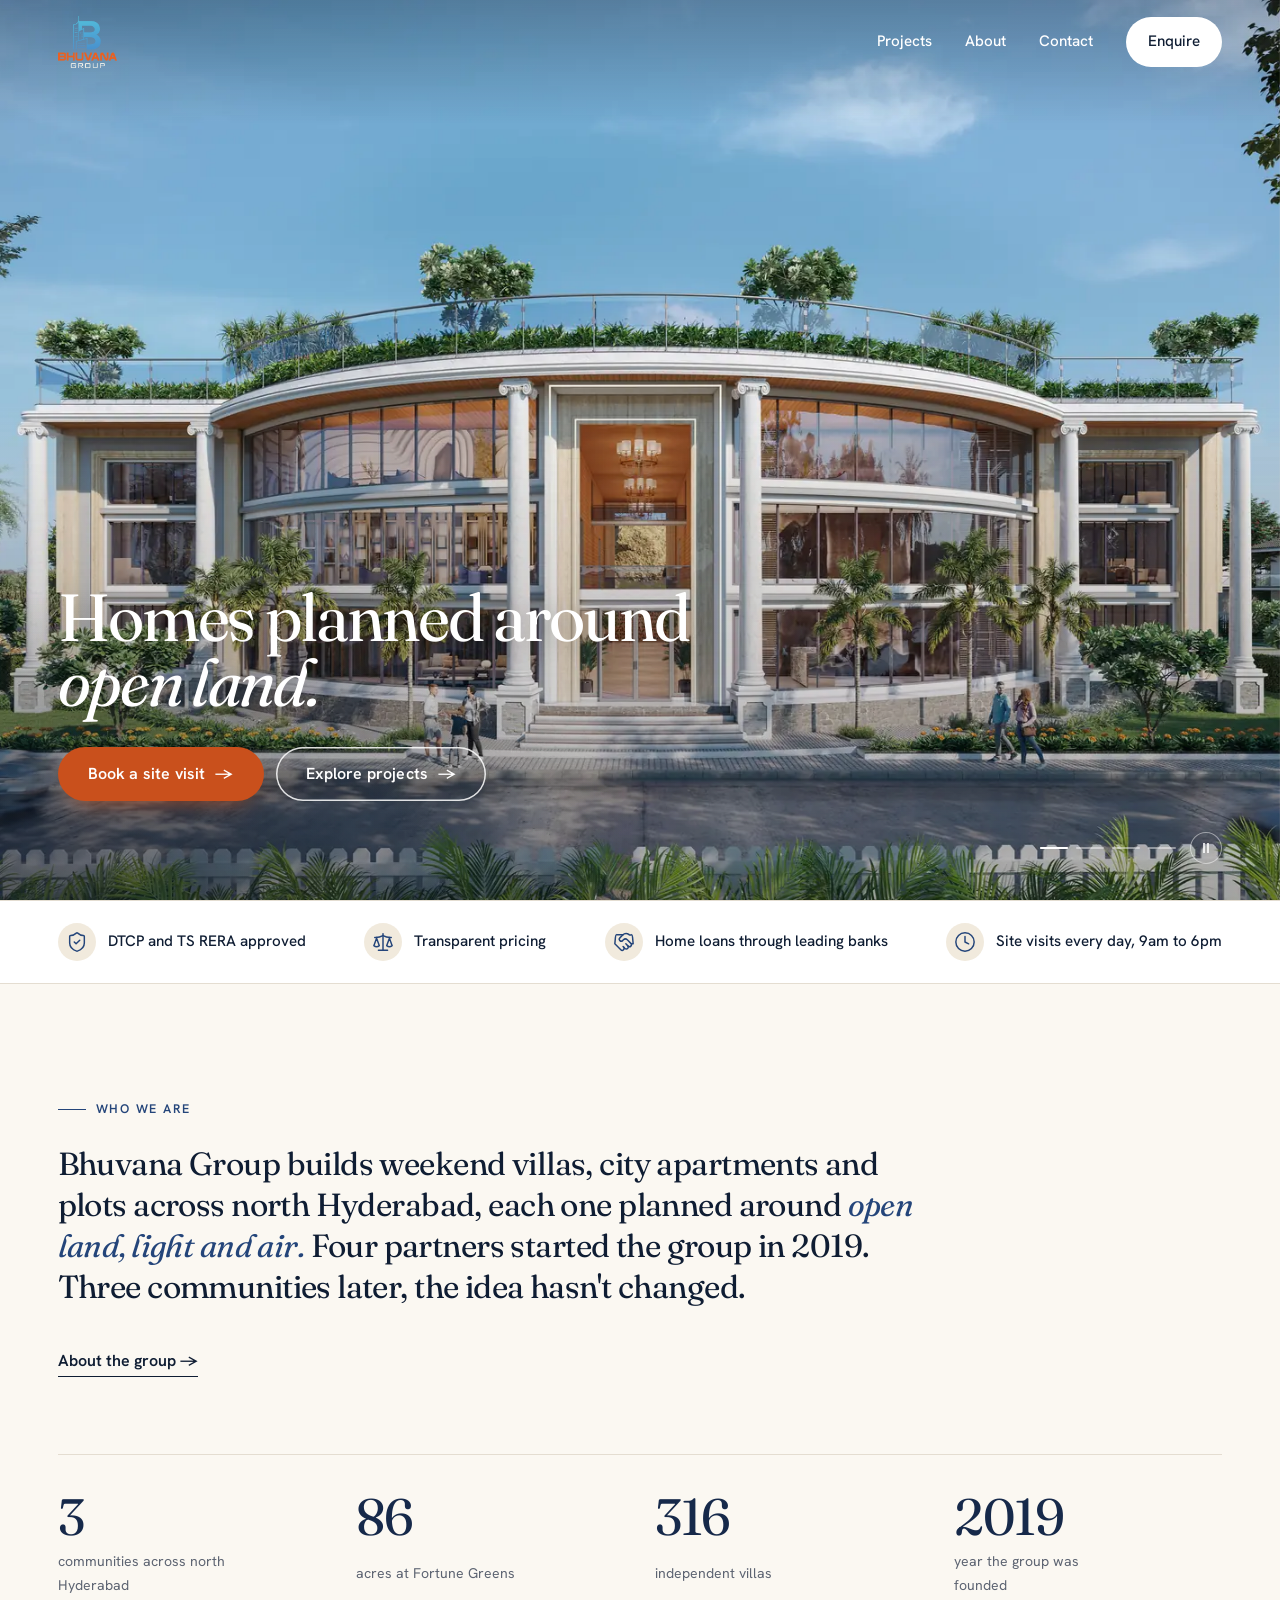
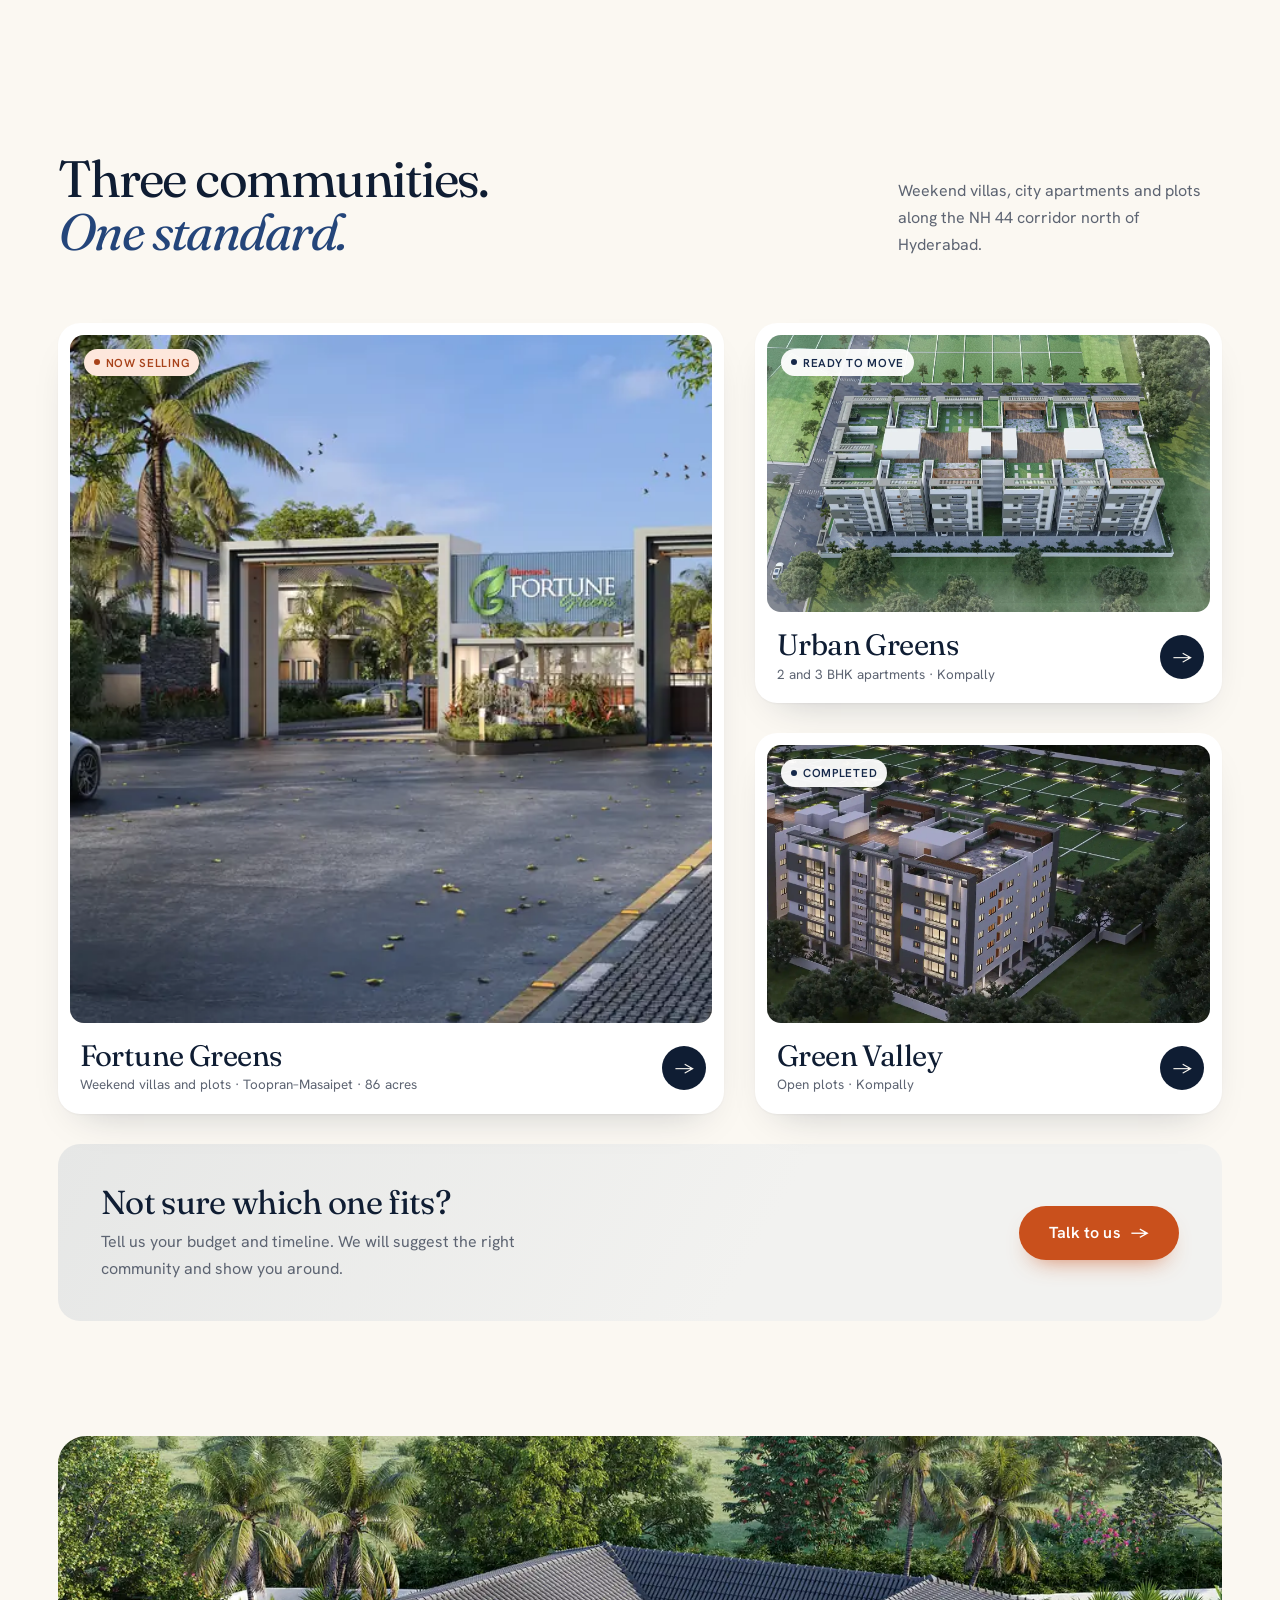
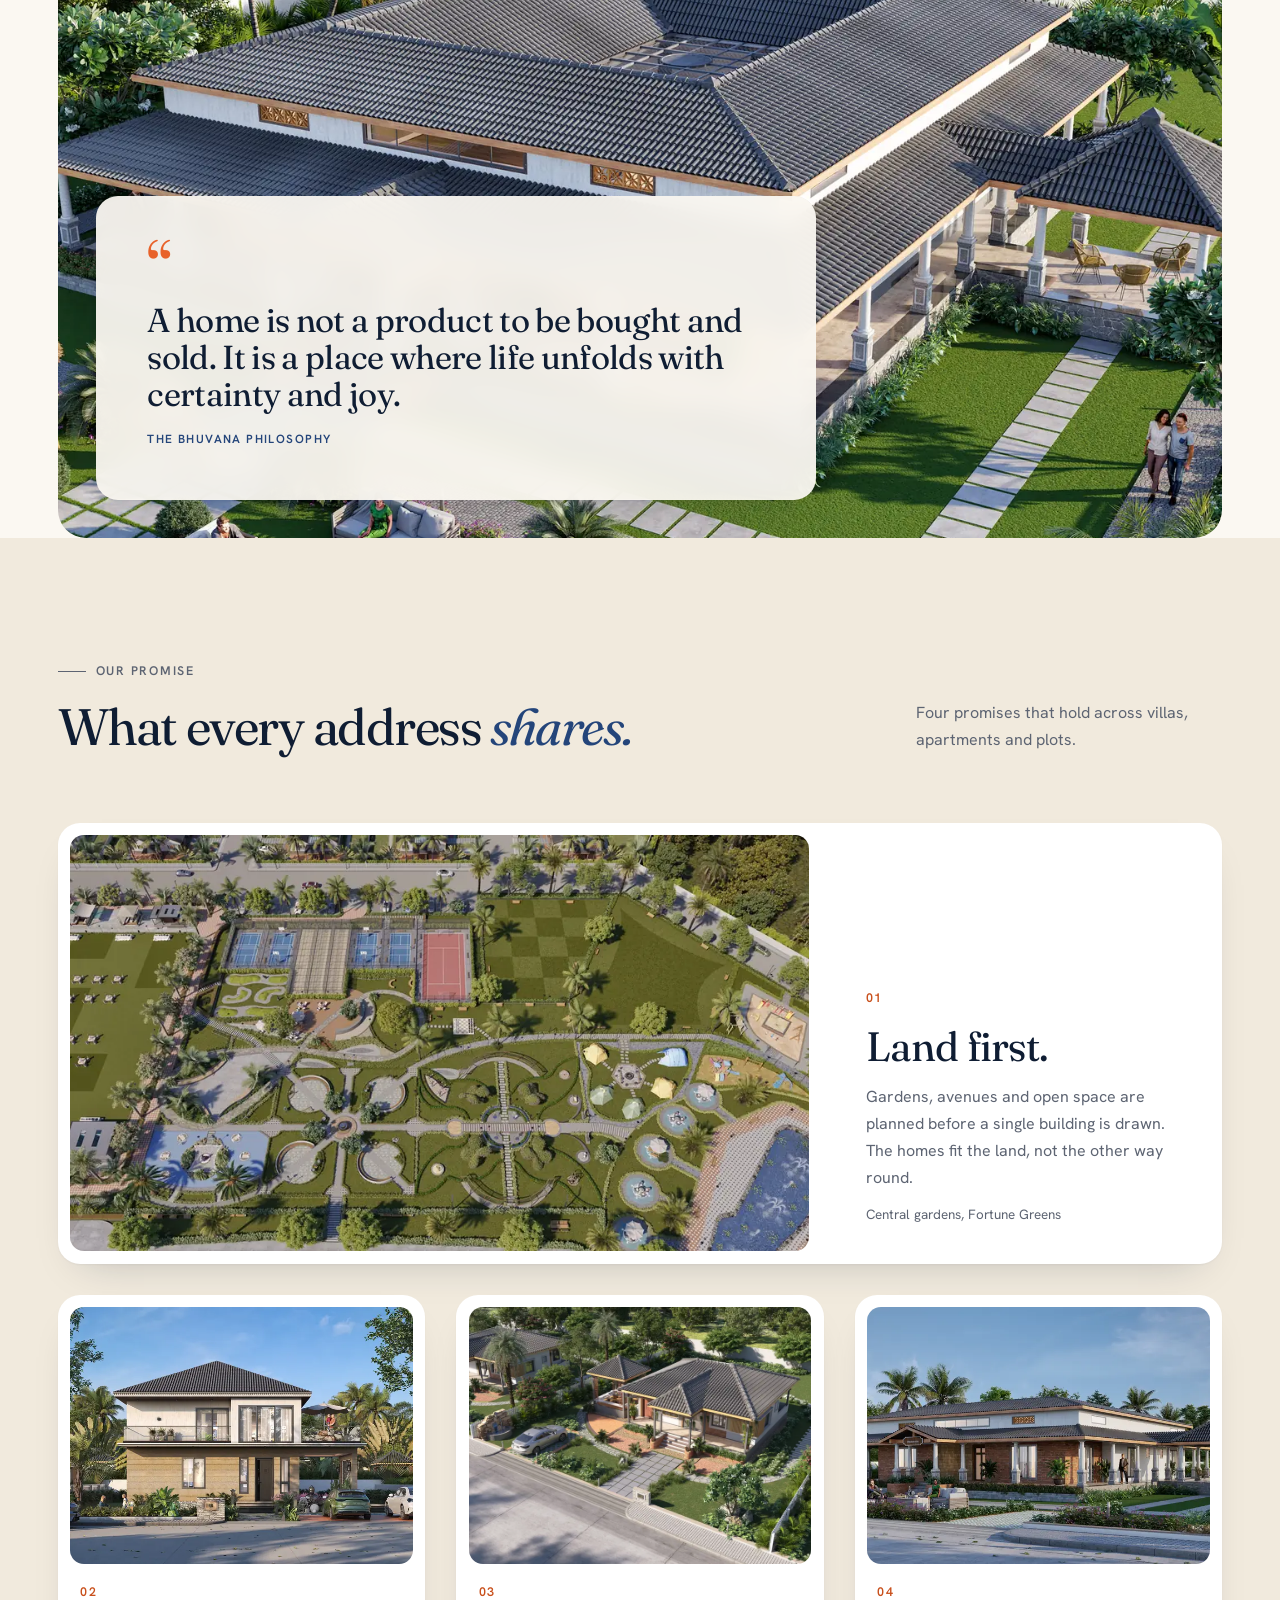
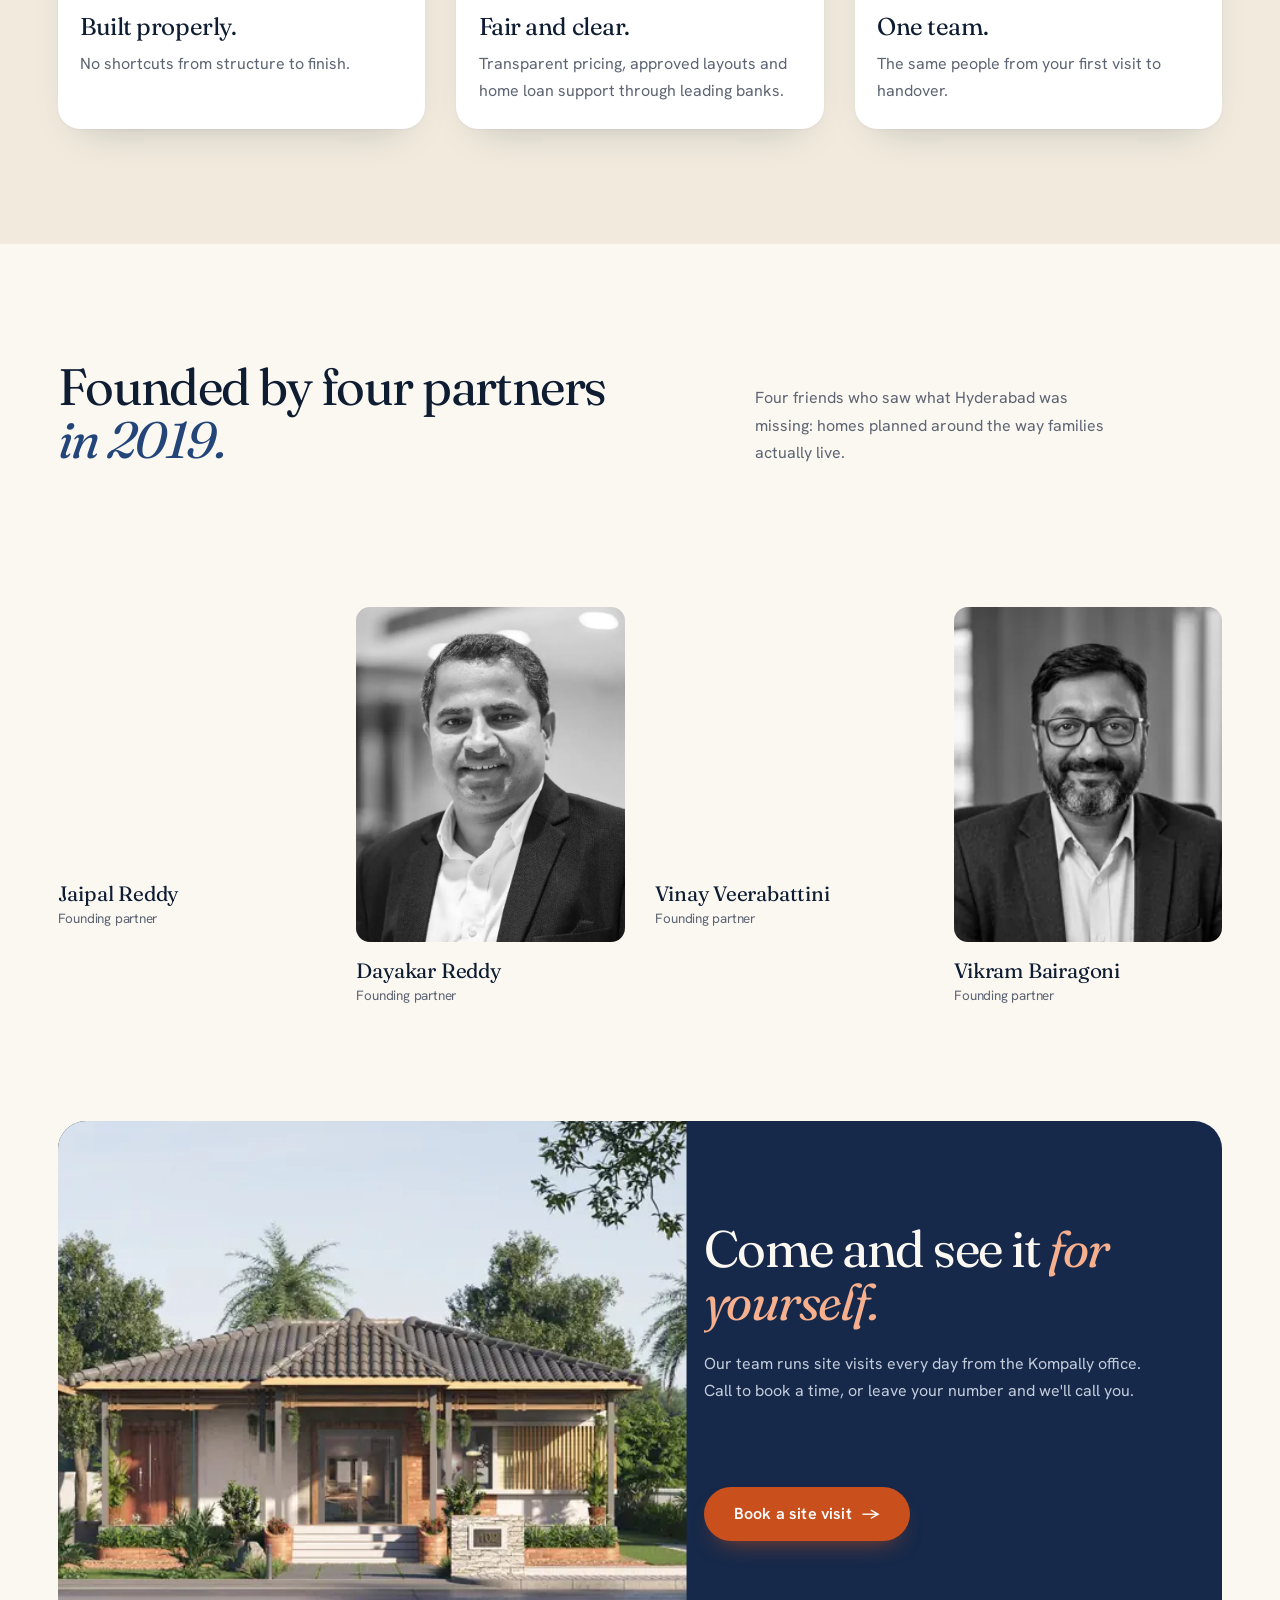
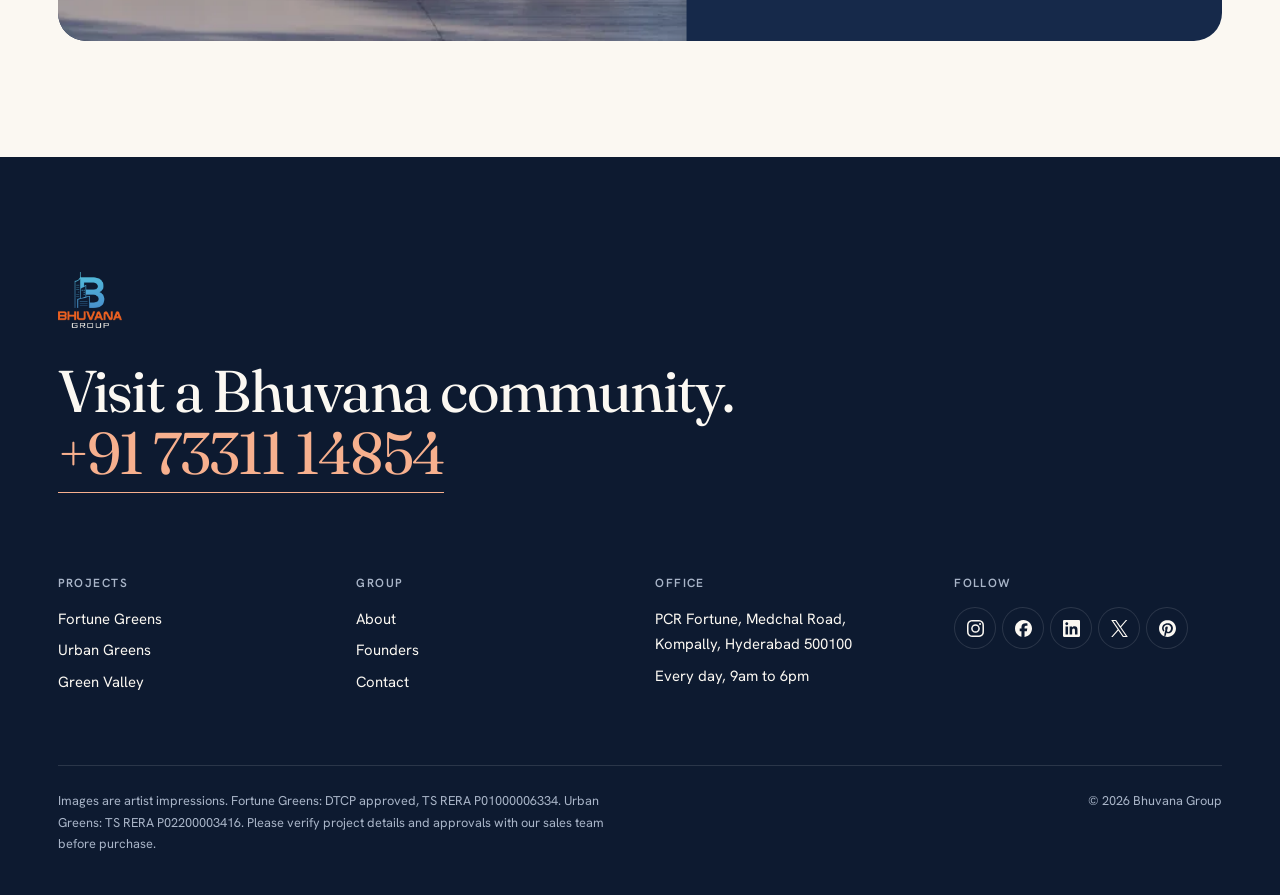
<file: bhuvana/index.html>
<!doctype html>
<html lang="en">
<head>
<meta charset="utf-8">
<meta name="viewport" content="width=device-width, initial-scale=1, viewport-fit=cover">
<title>Bhuvana Group | Villas, apartments and plots in Hyderabad</title>
<meta name="description" content="Bhuvana Group builds weekend villas, city apartments and plots across north Hyderabad: Fortune Greens, Urban Greens and Green Valley.">
<link rel="icon" href="favicon.ico" sizes="any">
<link rel="icon" href="icon-512.png" type="image/png">
<link rel="apple-touch-icon" href="apple-touch-icon.png">
<link rel="canonical" href="https://bhuvanagroup.com/">
<meta name="theme-color" content="#FBF8F2">
<meta property="og:type" content="website">
<meta property="og:title" content="Bhuvana Group | Villas, apartments and plots in Hyderabad">
<meta property="og:description" content="Bhuvana Group builds weekend villas, city apartments and plots across north Hyderabad: Fortune Greens, Urban Greens and Green Valley.">
<meta property="og:url" content="https://bhuvanagroup.com/">
<meta property="og:image" content="https://api.bhuvanagroup.com/uploads/contactusImg/1744460688095.png">
<script type="application/ld+json">{"@context":"https://schema.org","@type":"RealEstateAgent","name":"Bhuvana Group","url":"https://bhuvanagroup.com","telephone":"+91-7331114854","address":{"@type":"PostalAddress","streetAddress":"Plot No. 8-81, PCR Fortune, Near Anthem Villas, Laxmi Nagar Colony, Gundlapochampally, Medchal Road, Kompally","addressLocality":"Hyderabad","addressRegion":"Telangana","postalCode":"500100","addressCountry":"IN"},"openingHours":"Mo-Su 09:00-18:00","sameAs":["https://www.facebook.com/bhuvanagroup","https://www.instagram.com/bhuvanagroup","https://www.linkedin.com/company/bhuvanagroup","https://x.com/BhuvanaGroup","https://in.pinterest.com/Bhuvanagroup"]}</script>
<link rel="preconnect" href="https://fonts.googleapis.com">
<link rel="preconnect" href="https://fonts.gstatic.com" crossorigin>
<link href="https://fonts.googleapis.com/css2?family=Fraunces:ital,opsz,wght@0,9..144,300..500;1,9..144,300..500&family=Hanken+Grotesk:wght@400;500;600&display=swap" rel="stylesheet">
<script>document.documentElement.classList.add('js')</script>
<link rel="stylesheet" href="assets/site.css">
</head>
<body class="home">
<svg width="0" height="0" style="position:absolute" aria-hidden="true">
<symbol id="i-badge-check" viewBox="0 0 24 24"><path d="M3.85 8.62a4 4 0 0 1 4.78-4.77 4 4 0 0 1 6.74 0 4 4 0 0 1 4.78 4.78 4 4 0 0 1 0 6.74 4 4 0 0 1-4.77 4.78 4 4 0 0 1-6.75 0 4 4 0 0 1-4.78-4.77 4 4 0 0 1 0-6.76Z" /> <path d="m16 9-5.5 5.5L8 12" /></symbol>
<symbol id="i-scale" viewBox="0 0 24 24"><path d="M12 3v18" /> <path d="m19 8 3 8a5 5 0 0 1-6 0zV7" /> <path d="M3 7h1a17 17 0 0 0 8-2 17 17 0 0 0 8 2h1" /> <path d="m5 8 3 8a5 5 0 0 1-6 0zV7" /> <path d="M7 21h10" /></symbol>
<symbol id="i-map-pin" viewBox="0 0 24 24"><path d="M20 10c0 4.993-5.539 10.193-7.399 11.799a1 1 0 0 1-1.202 0C9.539 20.193 4 14.993 4 10a8 8 0 0 1 16 0" /> <circle cx="12" cy="10" r="3" /></symbol>
<symbol id="i-sprout" viewBox="0 0 24 24"><path d="M14 9.536V7a4 4 0 0 1 4-4h1.5a.5.5 0 0 1 .5.5V5a4 4 0 0 1-4 4 4 4 0 0 0-4 4c0 2 1 3 1 5a5 5 0 0 1-1 3" /> <path d="M4 9a5 5 0 0 1 8 4 5 5 0 0 1-8-4" /> <path d="M5 21h14" /></symbol>
<symbol id="i-handshake" viewBox="0 0 24 24"><path d="m11 17 2 2a1 1 0 1 0 3-3" /> <path d="m14 14 2.5 2.5a1 1 0 1 0 3-3l-3.88-3.88a3 3 0 0 0-4.24 0l-.88.88a1 1 0 1 1-3-3l2.81-2.81a5.79 5.79 0 0 1 7.06-.87l.47.28a2 2 0 0 0 1.42.25L21 4" /> <path d="m21 3 1 11h-2" /> <path d="M3 3 2 14l6.5 6.5a1 1 0 1 0 3-3" /> <path d="M3 4h8" /></symbol>
<symbol id="i-sofa" viewBox="0 0 24 24"><path d="M20 9V6a2 2 0 0 0-2-2H6a2 2 0 0 0-2 2v3" /> <path d="M2 16a2 2 0 0 0 2 2h16a2 2 0 0 0 2-2v-5a2 2 0 0 0-4 0v1.5a.5.5 0 0 1-.5.5h-11a.5.5 0 0 1-.5-.5V11a2 2 0 0 0-4 0z" /> <path d="M4 18v2" /> <path d="M20 18v2" /> <path d="M12 4v9" /></symbol>
<symbol id="i-trees" viewBox="0 0 24 24"><path d="M10 10v.2A3 3 0 0 1 8.9 16H5a3 3 0 0 1-1-5.8V10a3 3 0 0 1 6 0Z" /> <path d="M7 16v6" /> <path d="M13 19v3" /> <path d="M12 19h8.3a1 1 0 0 0 .7-1.7L18 14h.3a1 1 0 0 0 .7-1.7L16 9h.2a1 1 0 0 0 .8-1.7L13 3l-1.4 1.5" /></symbol>
<symbol id="i-shield-check" viewBox="0 0 24 24"><path d="M20 13c0 5-3.5 7.5-7.66 8.95a1 1 0 0 1-.67-.01C7.5 20.5 4 18 4 13V6a1 1 0 0 1 1-1c2 0 4.5-1.2 6.24-2.72a1.17 1.17 0 0 1 1.52 0C14.51 3.81 17 5 19 5a1 1 0 0 1 1 1z" /> <path d="m9 12 2 2 4-4" /></symbol>
<symbol id="i-toy-brick" viewBox="0 0 24 24"><rect width="18" height="12" x="3" y="8" rx="1" /> <path d="M10 8V5c0-.6-.4-1-1-1H6a1 1 0 0 0-1 1v3" /> <path d="M19 8V5c0-.6-.4-1-1-1h-3a1 1 0 0 0-1 1v3" /></symbol>
<symbol id="i-heart-pulse" viewBox="0 0 24 24"><path d="M2 9.5a5.5 5.5 0 0 1 9.591-3.676.56.56 0 0 0 .818 0A5.49 5.49 0 0 1 22 9.5c0 2.29-1.5 4-3 5.5l-5.492 5.313a2 2 0 0 1-3 .019L5 15c-1.5-1.5-3-3.2-3-5.5" /> <path d="M3.22 13H9.5l.5-1 2 4.5 2-7 1.5 3.5h5.27" /></symbol>
<symbol id="i-droplets" viewBox="0 0 24 24"><path d="M7 16.3c2.2 0 4-1.83 4-4.05 0-1.16-.57-2.26-1.71-3.19S7.29 6.75 7 5.3c-.29 1.45-1.14 2.84-2.29 3.76S3 11.1 3 12.25c0 2.22 1.8 4.05 4 4.05z" /> <path d="M12.56 6.6A10.97 10.97 0 0 0 14 3.02c.5 2.5 2 4.9 4 6.5s3 3.5 3 5.5a6.98 6.98 0 0 1-11.91 4.97" /></symbol>
<symbol id="i-phone" viewBox="0 0 24 24"><path d="M13.832 16.568a1 1 0 0 0 1.213-.303l.355-.465A2 2 0 0 1 17 15h3a2 2 0 0 1 2 2v3a2 2 0 0 1-2 2A18 18 0 0 1 2 4a2 2 0 0 1 2-2h3a2 2 0 0 1 2 2v3a2 2 0 0 1-.8 1.6l-.468.351a1 1 0 0 0-.292 1.233 14 14 0 0 0 6.392 6.384" /></symbol>
<symbol id="i-clock" viewBox="0 0 24 24"><circle cx="12" cy="12" r="10" /> <path d="M12 6v6l4 2" /></symbol>
<symbol id="b-instagram" viewBox="0 0 24 24"><path d="M7.0301.084c-1.2768.0602-2.1487.264-2.911.5634-.7888.3075-1.4575.72-2.1228 1.3877-.6652.6677-1.075 1.3368-1.3802 2.127-.2954.7638-.4956 1.6365-.552 2.914-.0564 1.2775-.0689 1.6882-.0626 4.947.0062 3.2586.0206 3.6671.0825 4.9473.061 1.2765.264 2.1482.5635 2.9107.308.7889.72 1.4573 1.388 2.1228.6679.6655 1.3365 1.0743 2.1285 1.38.7632.295 1.6361.4961 2.9134.552 1.2773.056 1.6884.069 4.9462.0627 3.2578-.0062 3.668-.0207 4.9478-.0814 1.28-.0607 2.147-.2652 2.9098-.5633.7889-.3086 1.4578-.72 2.1228-1.3881.665-.6682 1.0745-1.3378 1.3795-2.1284.2957-.7632.4966-1.636.552-2.9124.056-1.2809.0692-1.6898.063-4.948-.0063-3.2583-.021-3.6668-.0817-4.9465-.0607-1.2797-.264-2.1487-.5633-2.9117-.3084-.7889-.72-1.4568-1.3876-2.1228C21.2982 1.33 20.628.9208 19.8378.6165 19.074.321 18.2017.1197 16.9244.0645 15.6471.0093 15.236-.005 11.977.0014 8.718.0076 8.31.0215 7.0301.0839m.1402 21.6932c-1.17-.0509-1.8053-.2453-2.2287-.408-.5606-.216-.96-.4771-1.3819-.895-.422-.4178-.6811-.8186-.9-1.378-.1644-.4234-.3624-1.058-.4171-2.228-.0595-1.2645-.072-1.6442-.079-4.848-.007-3.2037.0053-3.583.0607-4.848.05-1.169.2456-1.805.408-2.2282.216-.5613.4762-.96.895-1.3816.4188-.4217.8184-.6814 1.3783-.9003.423-.1651 1.0575-.3614 2.227-.4171 1.2655-.06 1.6447-.072 4.848-.079 3.2033-.007 3.5835.005 4.8495.0608 1.169.0508 1.8053.2445 2.228.408.5608.216.96.4754 1.3816.895.4217.4194.6816.8176.9005 1.3787.1653.4217.3617 1.056.4169 2.2263.0602 1.2655.0739 1.645.0796 4.848.0058 3.203-.0055 3.5834-.061 4.848-.051 1.17-.245 1.8055-.408 2.2294-.216.5604-.4763.96-.8954 1.3814-.419.4215-.8181.6811-1.3783.9-.4224.1649-1.0577.3617-2.2262.4174-1.2656.0595-1.6448.072-4.8493.079-3.2045.007-3.5825-.006-4.848-.0608M16.953 5.5864A1.44 1.44 0 1 0 18.39 4.144a1.44 1.44 0 0 0-1.437 1.4424M5.8385 12.012c.0067 3.4032 2.7706 6.1557 6.173 6.1493 3.4026-.0065 6.157-2.7701 6.1506-6.1733-.0065-3.4032-2.771-6.1565-6.174-6.1498-3.403.0067-6.156 2.771-6.1496 6.1738M8 12.0077a4 4 0 1 1 4.008 3.9921A3.9996 3.9996 0 0 1 8 12.0077"/></symbol>
<symbol id="b-facebook" viewBox="0 0 24 24"><path d="M9.101 23.691v-7.98H6.627v-3.667h2.474v-1.58c0-4.085 1.848-5.978 5.858-5.978.401 0 .955.042 1.468.103a8.68 8.68 0 0 1 1.141.195v3.325a8.623 8.623 0 0 0-.653-.036 26.805 26.805 0 0 0-.733-.009c-.707 0-1.259.096-1.675.309a1.686 1.686 0 0 0-.679.622c-.258.42-.374.995-.374 1.752v1.297h3.919l-.386 2.103-.287 1.564h-3.246v8.245C19.396 23.238 24 18.179 24 12.044c0-6.627-5.373-12-12-12s-12 5.373-12 12c0 5.628 3.874 10.35 9.101 11.647Z"/></symbol>
<symbol id="b-x" viewBox="0 0 24 24"><path d="M14.234 10.162 22.977 0h-2.072l-7.591 8.824L7.251 0H.258l9.168 13.343L.258 24H2.33l8.016-9.318L16.749 24h6.993zm-2.837 3.299-.929-1.329L3.076 1.56h3.182l5.965 8.532.929 1.329 7.754 11.09h-3.182z"/></symbol>
<symbol id="b-pinterest" viewBox="0 0 24 24"><path d="M12.017 0C5.396 0 .029 5.367.029 11.987c0 5.079 3.158 9.417 7.618 11.162-.105-.949-.199-2.403.041-3.439.219-.937 1.406-5.957 1.406-5.957s-.359-.72-.359-1.781c0-1.663.967-2.911 2.168-2.911 1.024 0 1.518.769 1.518 1.688 0 1.029-.653 2.567-.992 3.992-.285 1.193.6 2.165 1.775 2.165 2.128 0 3.768-2.245 3.768-5.487 0-2.861-2.063-4.869-5.008-4.869-3.41 0-5.409 2.562-5.409 5.199 0 1.033.394 2.143.889 2.741.099.12.112.225.085.345-.09.375-.293 1.199-.334 1.363-.053.225-.172.271-.401.165-1.495-.69-2.433-2.878-2.433-4.646 0-3.776 2.748-7.252 7.92-7.252 4.158 0 7.392 2.967 7.392 6.923 0 4.135-2.607 7.462-6.233 7.462-1.214 0-2.354-.629-2.758-1.379l-.749 2.848c-.269 1.045-1.004 2.352-1.498 3.146 1.123.345 2.306.535 3.55.535 6.607 0 11.985-5.365 11.985-11.987C23.97 5.39 18.592.026 11.985.026L12.017 0z"/></symbol>
<symbol id="b-linkedin" viewBox="0 0 24 24"><path d="M20.447 20.452h-3.554v-5.569c0-1.328-.027-3.037-1.852-3.037-1.853 0-2.136 1.445-2.136 2.939v5.667H9.351V9h3.414v1.561h.046c.477-.9 1.637-1.85 3.37-1.85 3.601 0 4.267 2.37 4.267 5.455v6.286zM5.337 7.433c-1.144 0-2.063-.926-2.063-2.065 0-1.138.92-2.063 2.063-2.063 1.14 0 2.064.925 2.064 2.063 0 1.139-.925 2.065-2.064 2.065zm1.782 13.019H3.555V9h3.564v11.452zM22.225 0H1.771C.792 0 0 .774 0 1.729v20.542C0 23.227.792 24 1.771 24h20.451C23.2 24 24 23.227 24 22.271V1.729C24 .774 23.2 0 22.222 0h.003z"/></symbol>
</svg>
<header id="hdr">
  <div class="w bar">
    <a class="logo" href="index.html" aria-label="Bhuvana Group home"><img class="lt" src="assets/img/logo-light.png" alt="Bhuvana Group" width="57" height="50"><img class="dk" src="assets/img/logo.png" alt="" width="57" height="50"></a>
    <nav class="nav" aria-label="Primary">
      <div class="dd"><a href="projects.html">Projects</a><div class="menu"><a href="fortune-greens.html">Fortune Greens<small>Villas and plots, Toopran–Masaipet</small></a><a href="urban-greens.html">Urban Greens<small>Apartments, Kompally</small></a><a href="green-valley.html">Green Valley<small>Plots, Kompally</small></a></div></div>
      <a href="about.html">About</a>
      <a href="contact.html">Contact</a>
      <a class="enq" href="contact.html" data-lead>Enquire</a>
    </nav>
    <button class="burger" id="burger" aria-expanded="false" aria-controls="mnav">Menu</button>
  </div>
  <nav class="mnav" id="mnav" aria-label="Mobile"><a href="projects.html">Projects</a><a class="sub" href="fortune-greens.html">Fortune Greens</a><a class="sub" href="urban-greens.html">Urban Greens</a><a class="sub" href="green-valley.html">Green Valley</a><a href="about.html">About</a><a href="contact.html">Contact</a><p class="cap">Call <a href="tel:+917331114854" style="display:inline;font:inherit;border:0;padding:0">+91 73311 14854</a>, every day 9am to 6pm</p></nav>
</header>

<main id="main">
<section class="hero intro" aria-label="Bhuvana Group">
  <div class="hero-stage" aria-roledescription="carousel" aria-label="Bhuvana communities" tabindex="0">
      <div class="slide on" role="group" aria-roledescription="slide" aria-label="Fortune Greens clubhouse">
        <img src="assets/img/fg/fg-clubhouse-2000.webp" srcset="assets/img/fg/fg-clubhouse-1000.webp 1000w, assets/img/fg/fg-clubhouse-2000.webp 2000w" sizes="100vw" alt="Clubhouse at Fortune Greens on a clear day" style="object-position:50% 55%" fetchpriority="high">
      </div>
      <div class="slide" role="group" aria-roledescription="slide" aria-label="Urban Greens">
        <img src="assets/img/urban-greens-aerial.webp" alt="Urban Greens apartments and rooftop gardens from above" style="object-position:50% 50%" loading="lazy">
      </div>
      <div class="slide" role="group" aria-roledescription="slide" aria-label="Fortune Greens avenue">
        <img src="assets/img/fg/fg-avenue-2000.webp" srcset="assets/img/fg/fg-avenue-1000.webp 1000w, assets/img/fg/fg-avenue-2000.webp 2000w" sizes="100vw" alt="Tree-lined villa avenue at Fortune Greens" style="object-position:50% 55%" loading="lazy">
      </div>
      <div class="slide" role="group" aria-roledescription="slide" aria-label="Fortune Greens villas">
        <img src="assets/img/fg/fg-villas-aerial-2000.webp" srcset="assets/img/fg/fg-villas-aerial-1000.webp 1000w, assets/img/fg/fg-villas-aerial-2000.webp 2000w" sizes="100vw" alt="Villas and gardens at Fortune Greens from above" style="object-position:50% 50%" loading="lazy">
      </div>
  </div>
  <div class="w hero-copy">
    <h1 class="d1">Homes planned around <em>open land.</em></h1>
    <div class="cta-row"><button class="btn" data-lead>Book a site visit</button><a class="btn ghost" href="projects.html">Explore projects</a></div>
  </div>
  <div class="hidx"><div class="tabs"><button type="button" class="tab" aria-label="Show image 1 of 4" data-n="1/4"></button><button type="button" class="tab" aria-label="Show image 2 of 4" data-n="2/4"></button><button type="button" class="tab" aria-label="Show image 3 of 4" data-n="3/4"></button><button type="button" class="tab" aria-label="Show image 4 of 4" data-n="4/4"></button></div><button type="button" class="pp" id="pp" aria-label="Pause slideshow"></button></div>
</section>

<section class="trust" aria-label="Why Bhuvana"><ul class="w">
  <li><svg class="ico" aria-hidden="true"><use href="#i-shield-check"/></svg>DTCP and TS RERA approved</li>
  <li><svg class="ico" aria-hidden="true"><use href="#i-scale"/></svg>Transparent pricing</li>
  <li><svg class="ico" aria-hidden="true"><use href="#i-handshake"/></svg>Home loans through leading banks</li>
  <li><svg class="ico" aria-hidden="true"><use href="#i-clock"/></svg>Site visits every day, 9am to 6pm</li>
</ul></section>

<section class="sec stmt-wrap"><div class="w g">
  <p class="eyebrow">Who we are</p>
  <p class="stmt">Bhuvana Group builds weekend villas, city apartments and plots across north Hyderabad, each one planned around <em>open land, light and air.</em> Four partners started the group in 2019. Three communities later, the idea hasn't changed.</p>
  <p class="more"><a class="ul" href="about.html">About the group →</a></p>
  <dl class="stats"><div><dt>communities across north Hyderabad</dt><dd>3</dd></div><div><dt>acres at Fortune Greens</dt><dd>86</dd></div><div><dt>independent villas</dt><dd>316</dd></div><div><dt>year the group was founded</dt><dd>2019</dd></div></dl>
</div></section>

<section class="sec" id="projects" aria-label="Projects" style="padding-top:0"><div class="w">
  <div class="phead"><div><p class="eyebrow">Our communities</p><h2 class="d2">Three communities.<br><em>One standard.</em></h2></div><p>Weekend villas, city apartments and plots along the NH 44 corridor north of Hyderabad.</p></div>
  <div class="g pg">
    <a class="pc p-fg" href="fortune-greens.html"><span class="pic"><img src="assets/img/fg/fg-entrance-2000.webp" srcset="assets/img/fg/fg-entrance-1000.webp 1000w, assets/img/fg/fg-entrance-2000.webp 2000w" sizes="(max-width:900px) 100vw, 60vw" alt="Entrance gate at Fortune Greens" loading="lazy" style="object-position:50% 58%"><span class="chip hot">Now selling</span></span><div class="pm"><div><h3>Fortune Greens</h3><p class="cap">Weekend villas and plots · Toopran–Masaipet · 86 acres</p></div><span class="arrow" aria-hidden="true">→</span></div></a>
    <a class="pc p-ug" href="urban-greens.html"><span class="pic"><img src="assets/img/urban-greens-aerial.webp" alt="Urban Greens apartments and rooftop gardens from above" loading="lazy" style="object-position:50% 50%"><span class="chip">Ready to move</span></span><div class="pm"><div><h3>Urban Greens</h3><p class="cap">2 and 3 BHK apartments · Kompally</p></div><span class="arrow" aria-hidden="true">→</span></div></a>
    <a class="pc p-gv" href="green-valley.html"><span class="pic"><img src="assets/img/green-valley.webp" alt="Green Valley plotted layout in Kompally with lit avenues" loading="lazy" style="object-position:50% 50%"><span class="chip">Completed</span></span><div class="pm"><div><h3>Green Valley</h3><p class="cap">Open plots · Kompally</p></div><span class="arrow" aria-hidden="true">→</span></div></a>
    <div class="p-cta"><div><p class="d3">Not sure which one fits?</p><p>Tell us your budget and timeline. We will suggest the right community and show you around.</p></div><button class="btn" data-lead>Talk to us</button></div>
  </div>
</div></section>

<section class="band">
  <img src="assets/img/fg/fg-villa-garden-2000.webp" srcset="assets/img/fg/fg-villa-garden-1000.webp 1000w, assets/img/fg/fg-villa-garden-2000.webp 2000w" sizes="100vw" alt="" loading="lazy" style="object-position:50% 50%">
  <div class="w"><div class="qcard"><blockquote class="d3">A home is not a product to be bought and sold. It is a place where life unfolds with certainty and joy.</blockquote><p class="cap">The Bhuvana philosophy</p></div></div>
</section>

<section class="sec prin tint"><div class="w g">
  <div class="prh"><div><p class="eyebrow">Our promise</p><h2 class="d2" style="margin-top:18px">What every address <em>shares.</em></h2></div><p>Four promises that hold across villas, apartments and plots.</p></div>
  <article class="pf">
    <div class="pic"><img src="assets/img/fg/fg-aerial-courts-2000.webp" srcset="assets/img/fg/fg-aerial-courts-1000.webp 1000w, assets/img/fg/fg-aerial-courts-2000.webp 2000w" sizes="(max-width:900px) 100vw, 60vw" alt="Central gardens and sports courts at Fortune Greens from above" loading="lazy"></div>
    <div class="pt"><span class="pnum">01</span><h3>Land first.</h3><p>Gardens, avenues and open space are planned before a single building is drawn. The homes fit the land, not the other way round.</p><span class="cap">Central gardens, Fortune Greens</span></div>
  </article>
  <article class="ps ps1"><div class="pic"><img src="assets/img/fg/fg-villa-two-storey-2000.webp" srcset="assets/img/fg/fg-villa-two-storey-1000.webp 1000w, assets/img/fg/fg-villa-two-storey-2000.webp 2000w" sizes="(max-width:900px) 100vw, 60vw" alt="Two-storey villa at Fortune Greens" loading="lazy"></div><span class="pnum">02</span><h3>Built properly.</h3><p>No shortcuts from structure to finish.</p></article>
  <article class="ps ps2"><div class="pic"><img src="assets/img/fg/fg-villas-street-aerial-2000.webp" srcset="assets/img/fg/fg-villas-street-aerial-1000.webp 1000w, assets/img/fg/fg-villas-street-aerial-2000.webp 2000w" sizes="(max-width:900px) 100vw, 60vw" alt="Villa lane at Fortune Greens from above" loading="lazy"></div><span class="pnum">03</span><h3>Fair and clear.</h3><p>Transparent pricing, approved layouts and home loan support through leading banks.</p></article>
  <article class="ps ps3"><div class="pic"><img src="assets/img/fg/fg-verandah-2000.webp" srcset="assets/img/fg/fg-verandah-1000.webp 1000w, assets/img/fg/fg-verandah-2000.webp 2000w" sizes="(max-width:900px) 100vw, 60vw" alt="Residents on a verandah at Fortune Greens" loading="lazy"></div><span class="pnum">04</span><h3>One team.</h3><p>The same people from your first visit to handover.</p></article>
</div></section>

<section class="sec people" id="founders"><div class="w g">
  <h2 class="d2">Founded by four partners <em>in 2019.</em></h2>
  <p class="intro">Four friends who saw what Hyderabad was missing: homes planned around the way families actually live.</p>
  <figure><div class="ph"><img src="assets/img/jaipal-reddy.webp" alt="Jaipal Reddy" width="640" height="800" loading="lazy"></div><figcaption>Jaipal Reddy<span>Founding partner</span></figcaption></figure><figure><div class="ph"><img src="assets/img/dayakar-reddy.webp" alt="Dayakar Reddy" width="640" height="800" loading="lazy"></div><figcaption>Dayakar Reddy<span>Founding partner</span></figcaption></figure><figure><div class="ph"><img src="assets/img/vinay-veerabattini.webp" alt="Vinay Veerabattini" width="640" height="800" loading="lazy"></div><figcaption>Vinay Veerabattini<span>Founding partner</span></figcaption></figure><figure><div class="ph"><img src="assets/img/vikram-bairagoni.webp" alt="Vikram Bairagoni" width="640" height="800" loading="lazy"></div><figcaption>Vikram Bairagoni<span>Founding partner</span></figcaption></figure>
</div></section>

<section class="sec visit" style="padding-top:0"><div class="w g">
  <div class="panel">
  <div class="pic"><img src="assets/img/fg/fg-villa-porch-2000.webp" srcset="assets/img/fg/fg-villa-porch-1000.webp 1000w, assets/img/fg/fg-villa-porch-2000.webp 2000w" sizes="(max-width:900px) 100vw, 50vw" alt="" loading="lazy" style="object-position:50% 60%"></div>
  <div class="txt">
    <h2 class="d2">Come and see it <em>for yourself.</em></h2>
    <p style="color:var(--mute)">Our team runs site visits every day from the Kompally office. Call to book a time, or leave your number and we'll call you.</p>
    <a class="tel" href="tel:+917331114854">+91 73311 14854</a>
    <button class="btn" data-lead>Book a site visit</button>
  </div>
  </div>
</div></section>
</main>


<footer>
  <div class="w g">
    <a class="logo-f" href="index.html" aria-label="Bhuvana Group home"><img src="assets/img/logo-light.png" alt="Bhuvana Group" width="64" height="56" loading="lazy"></a>
    <p class="big">Visit a Bhuvana community.<br><a href="tel:+917331114854">+91 73311 14854</a></p>
    <div class="cols">
      <div><h4>Projects</h4><a href="fortune-greens.html">Fortune Greens</a><a href="urban-greens.html">Urban Greens</a><a href="green-valley.html">Green Valley</a></div>
      <div><h4>Group</h4><a href="about.html">About</a><a href="about.html#founders">Founders</a><a href="contact.html">Contact</a></div>
      <div><h4>Office</h4><p>PCR Fortune, Medchal Road,<br>Kompally, Hyderabad 500100</p><p>Every day, 9am to 6pm</p></div>
      <div><h4>Follow</h4><div class="social"><a href="https://www.instagram.com/bhuvanagroup" rel="noopener" target="_blank" aria-label="Instagram"><svg class="ib" aria-hidden="true"><use href="#b-instagram"/></svg></a><a href="https://www.facebook.com/bhuvanagroup" rel="noopener" target="_blank" aria-label="Facebook"><svg class="ib" aria-hidden="true"><use href="#b-facebook"/></svg></a><a href="https://www.linkedin.com/company/bhuvanagroup" rel="noopener" target="_blank" aria-label="LinkedIn"><svg class="ib" aria-hidden="true"><use href="#b-linkedin"/></svg></a><a href="https://x.com/BhuvanaGroup" rel="noopener" target="_blank" aria-label="X"><svg class="ib" aria-hidden="true"><use href="#b-x"/></svg></a><a href="https://in.pinterest.com/Bhuvanagroup" rel="noopener" target="_blank" aria-label="Pinterest"><svg class="ib" aria-hidden="true"><use href="#b-pinterest"/></svg></a></div></div>
    </div>
    <div class="legal"><p>Images are artist impressions. Fortune Greens: DTCP approved, TS RERA P01000006334. Urban Greens: TS RERA P02200003416. Please verify project details and approvals with our sales team before purchase.</p><span>© <span id="y">2026</span> Bhuvana Group</span></div>
  </div>
</footer>

<div class="sticky" id="sticky"><a href="tel:+917331114854">Call</a><button data-lead>Enquire</button></div>

<dialog class="lead" id="lead" aria-labelledby="leadT">
  <button class="x" data-close aria-label="Close">×</button>
  <div class="side"><img src="assets/img/fg/fg-verandah-2000.webp" srcset="assets/img/fg/fg-verandah-1000.webp 1000w, assets/img/fg/fg-verandah-2000.webp 2000w" sizes="(max-width:900px) 100vw, 60vw" alt="" loading="lazy"><h2 id="leadT">Come and see it for yourself.</h2></div>
  <div class="body"><p>Leave your number and we'll call with prices, availability and a time for a site visit.</p><form class="enqf" novalidate>
      <div class="fields enqf">
        <label>Name<input name="name" autocomplete="name" required minlength="2"></label>
        <label>Mobile number<input name="phone" type="tel" inputmode="tel" autocomplete="tel" required pattern="[0-9+() -]{10,16}"></label>
        <label>Project<select name="project"><option>Not decided yet</option><option>Fortune Greens</option><option>Urban Greens</option><option>Green Valley</option></select></label>
        <button class="btn" type="submit">Request a call back</button>
        <p class="note">We'll call you about this enquiry by phone, SMS, WhatsApp or email.</p>
      </div>
      <div class="thanks" hidden role="status" aria-live="polite"><h3>Thank you.</h3><p>Our team will call you within one working day.</p><button class="btn" type="button" data-close>Close</button></div>
    </form></div>
</dialog>

<dialog class="viewer" id="viewer" aria-label="Image viewer"><button class="x" data-close aria-label="Close">×</button><button class="vn prev" aria-label="Previous image">‹</button><button class="vn next" aria-label="Next image">›</button><figure><img id="vimg" alt=""><figcaption id="vcap"></figcaption></figure></dialog>

<script src="assets/site.js"></script>
</body>
</html>
</file>
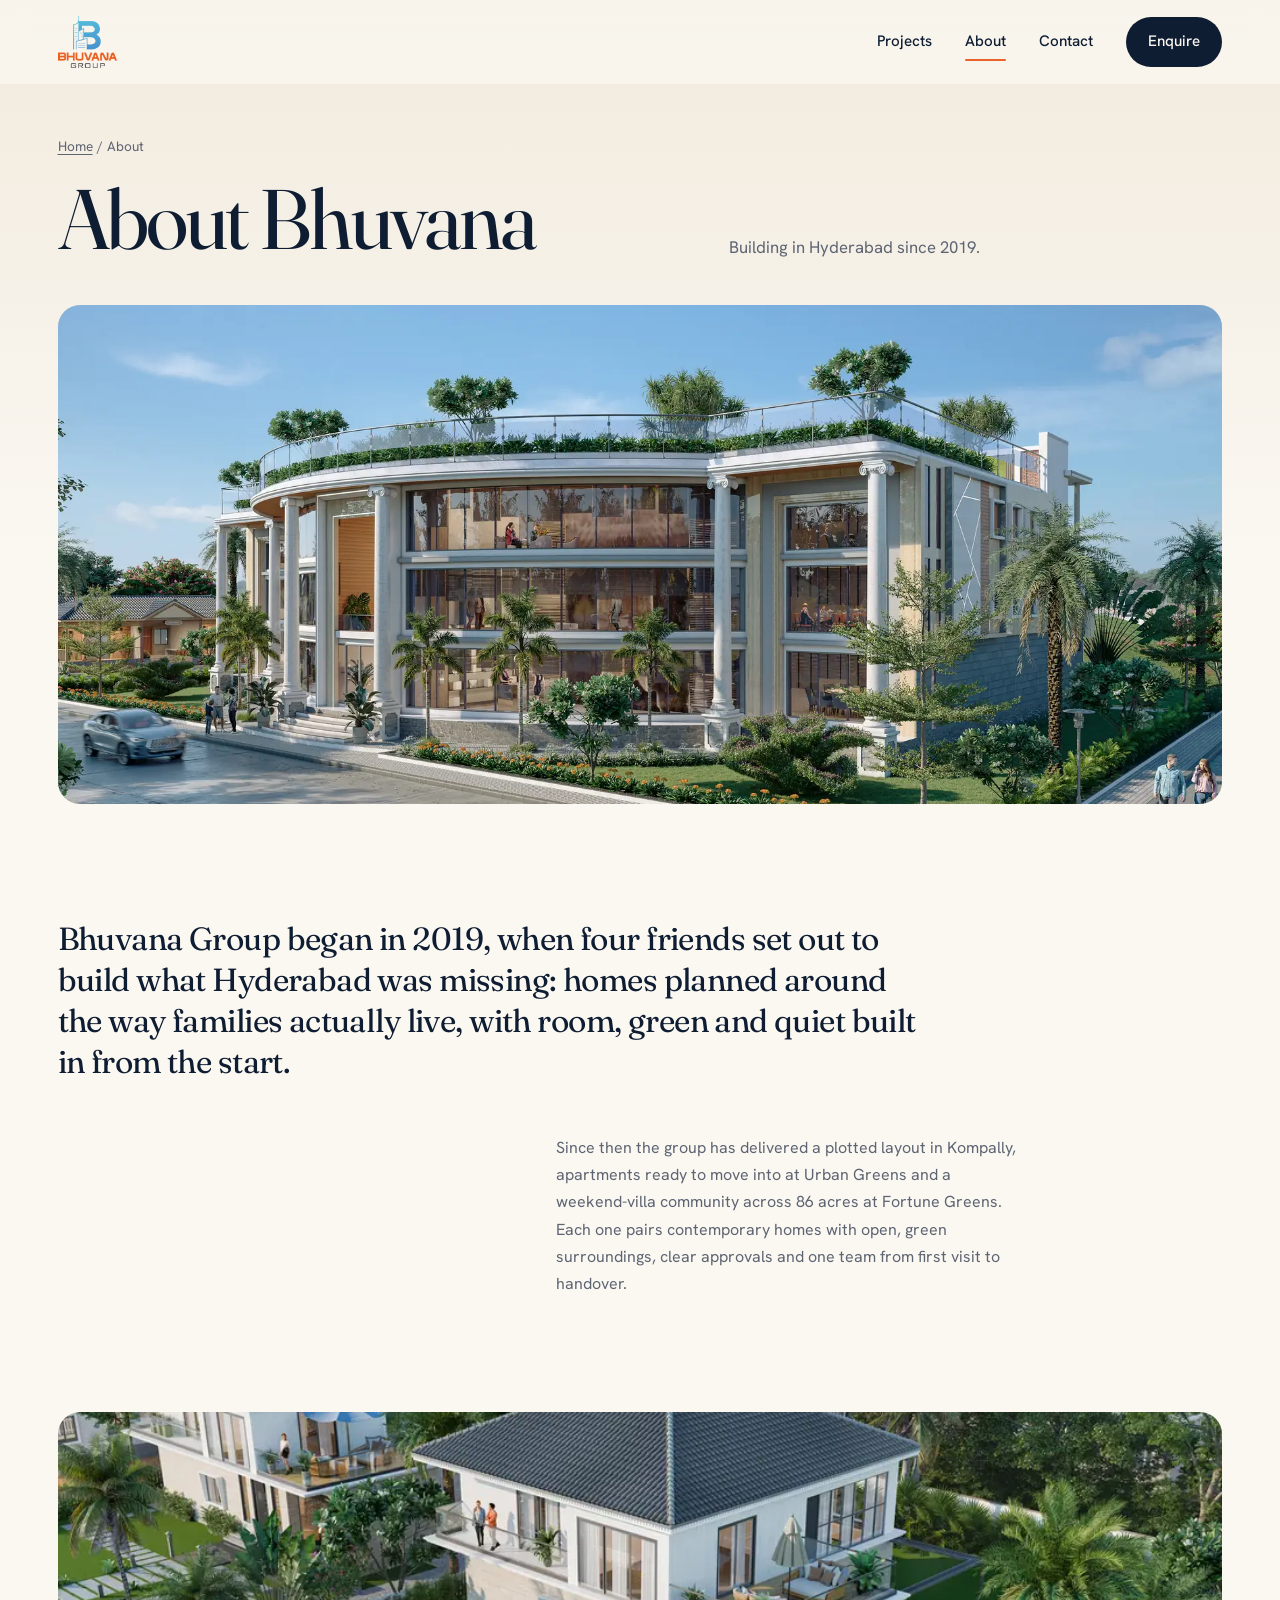
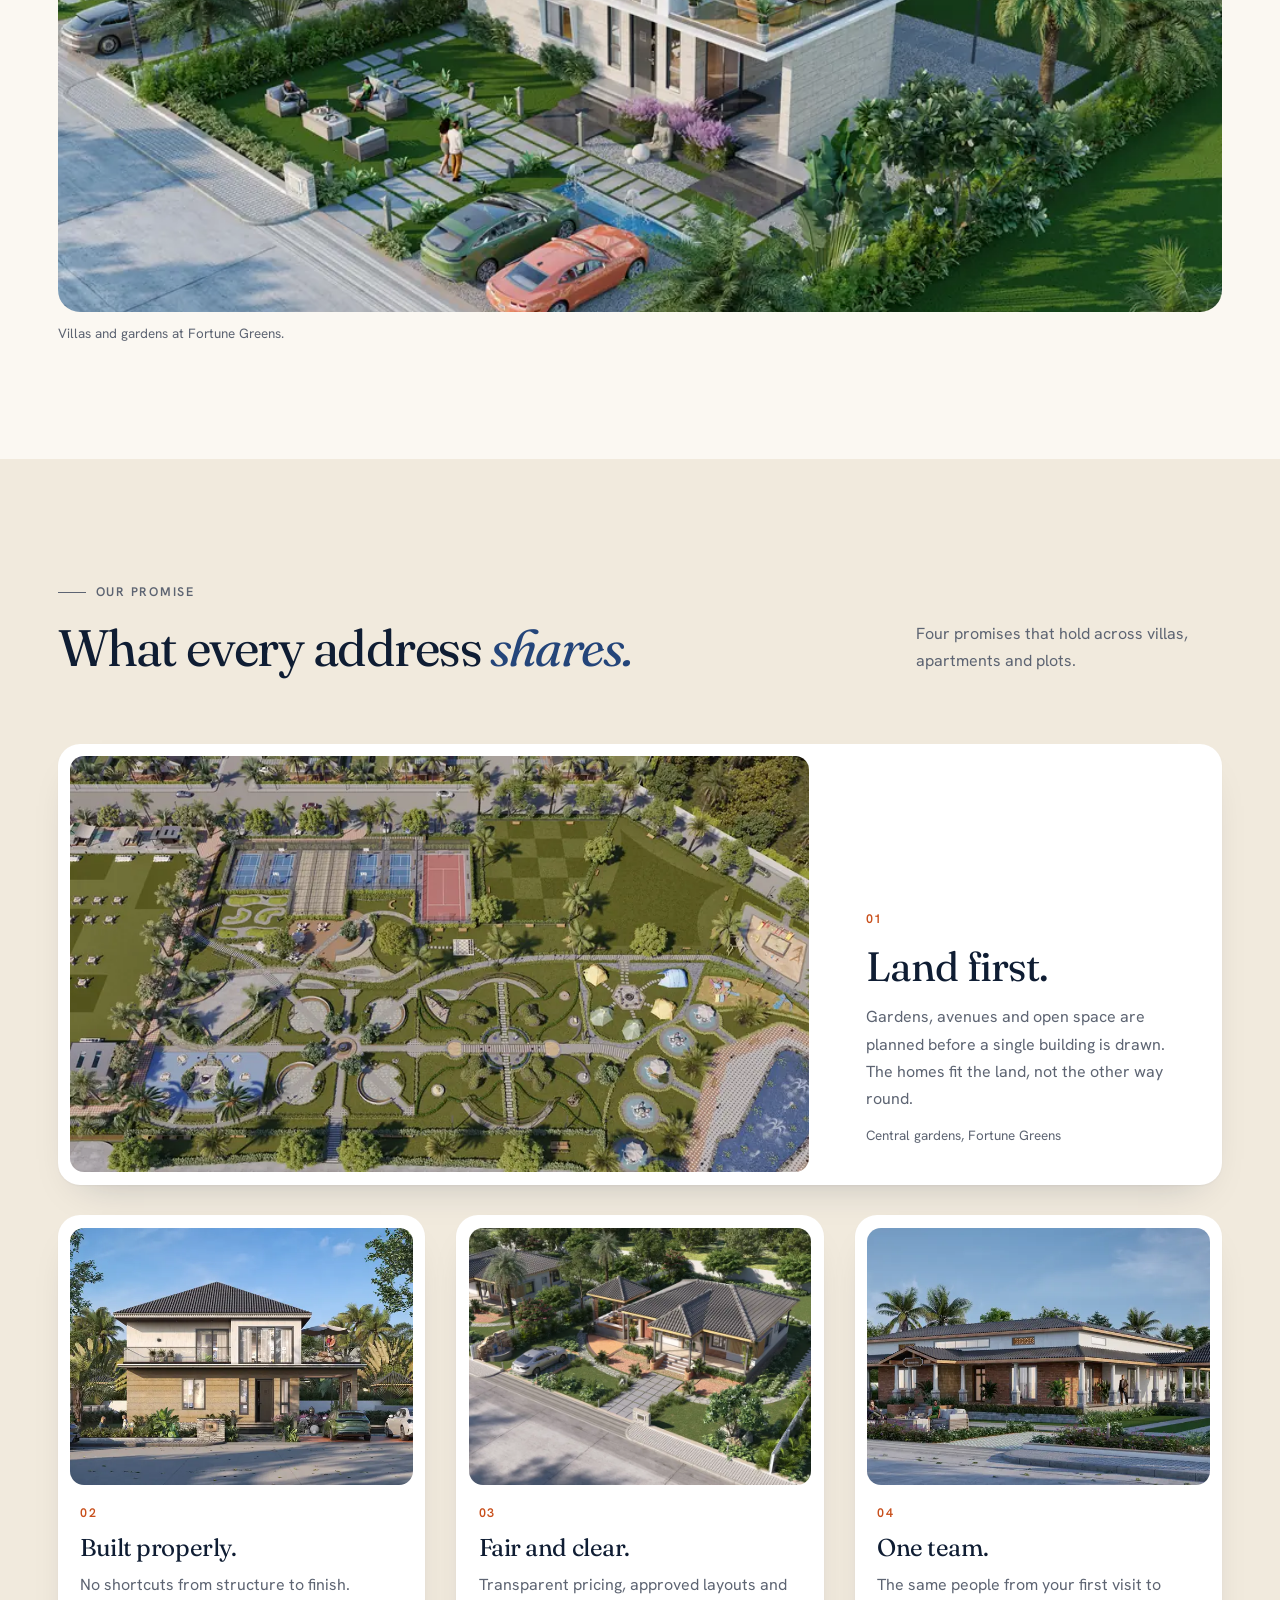
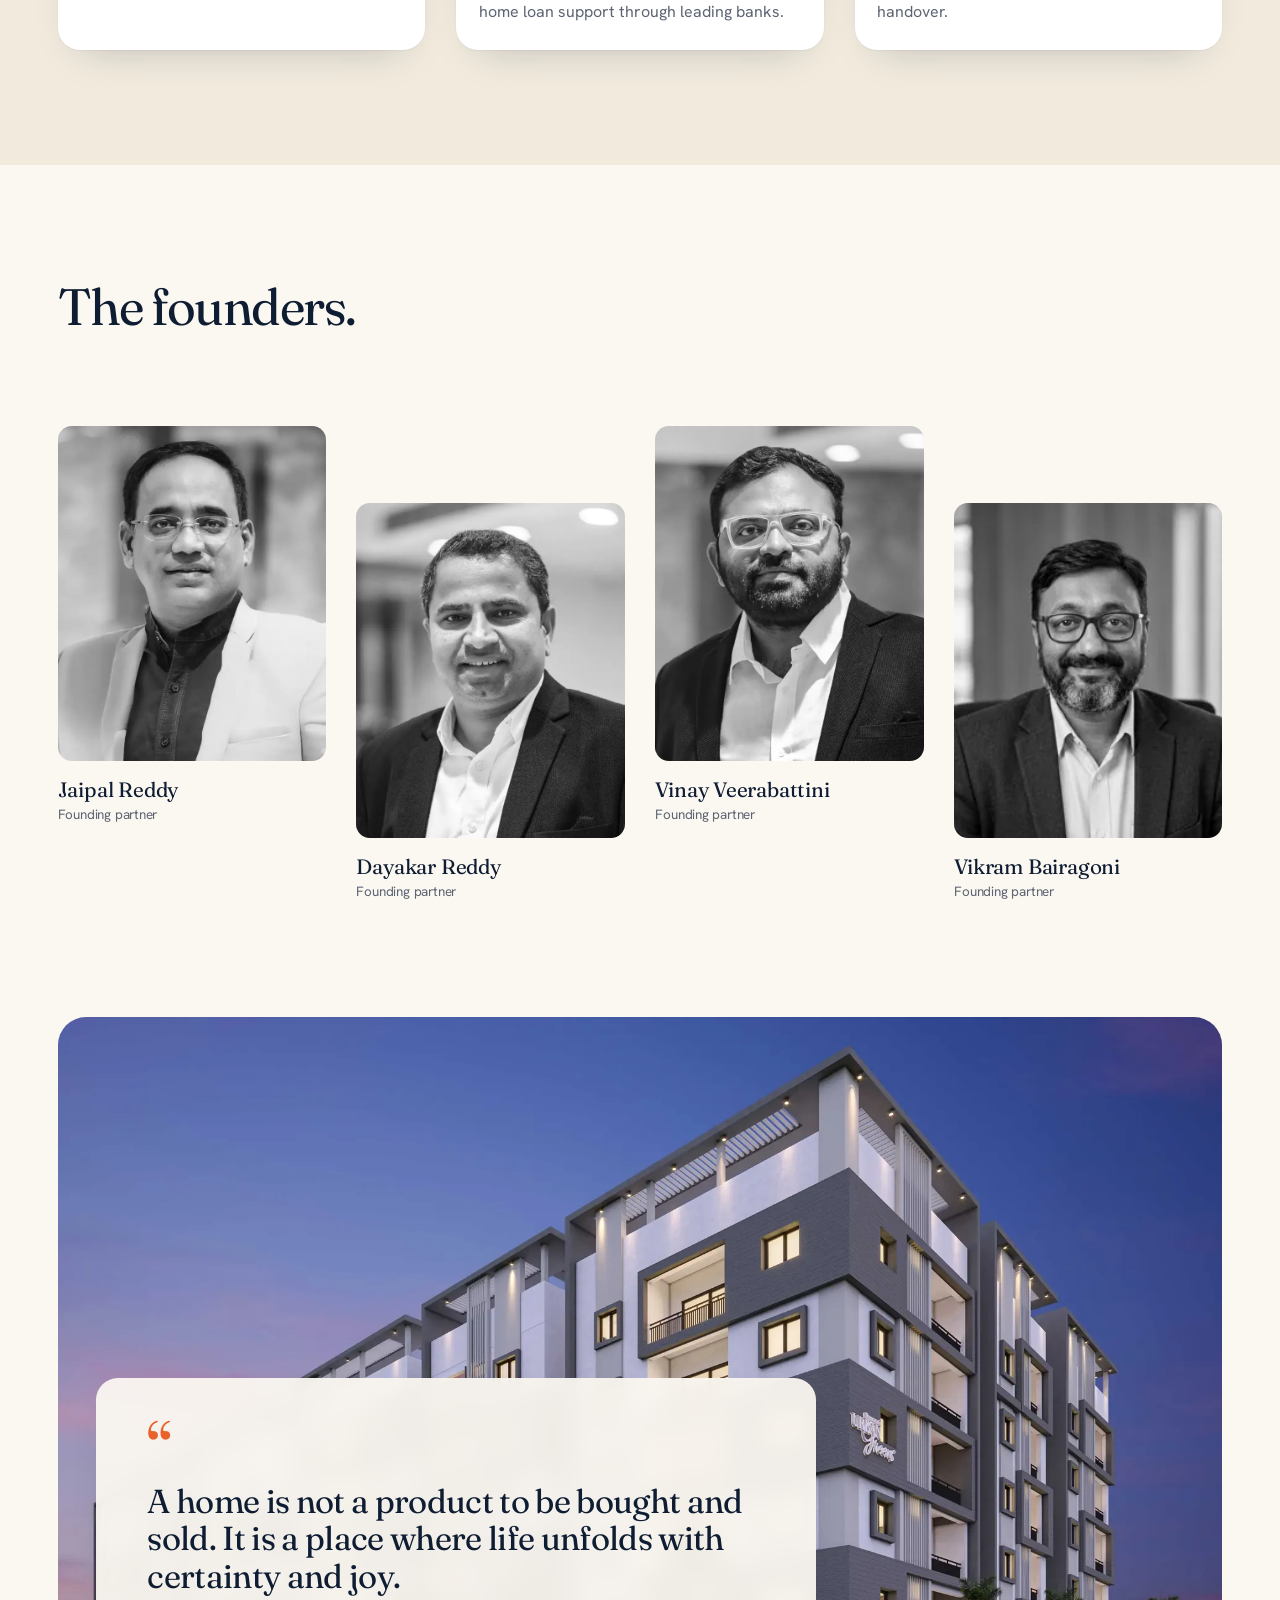
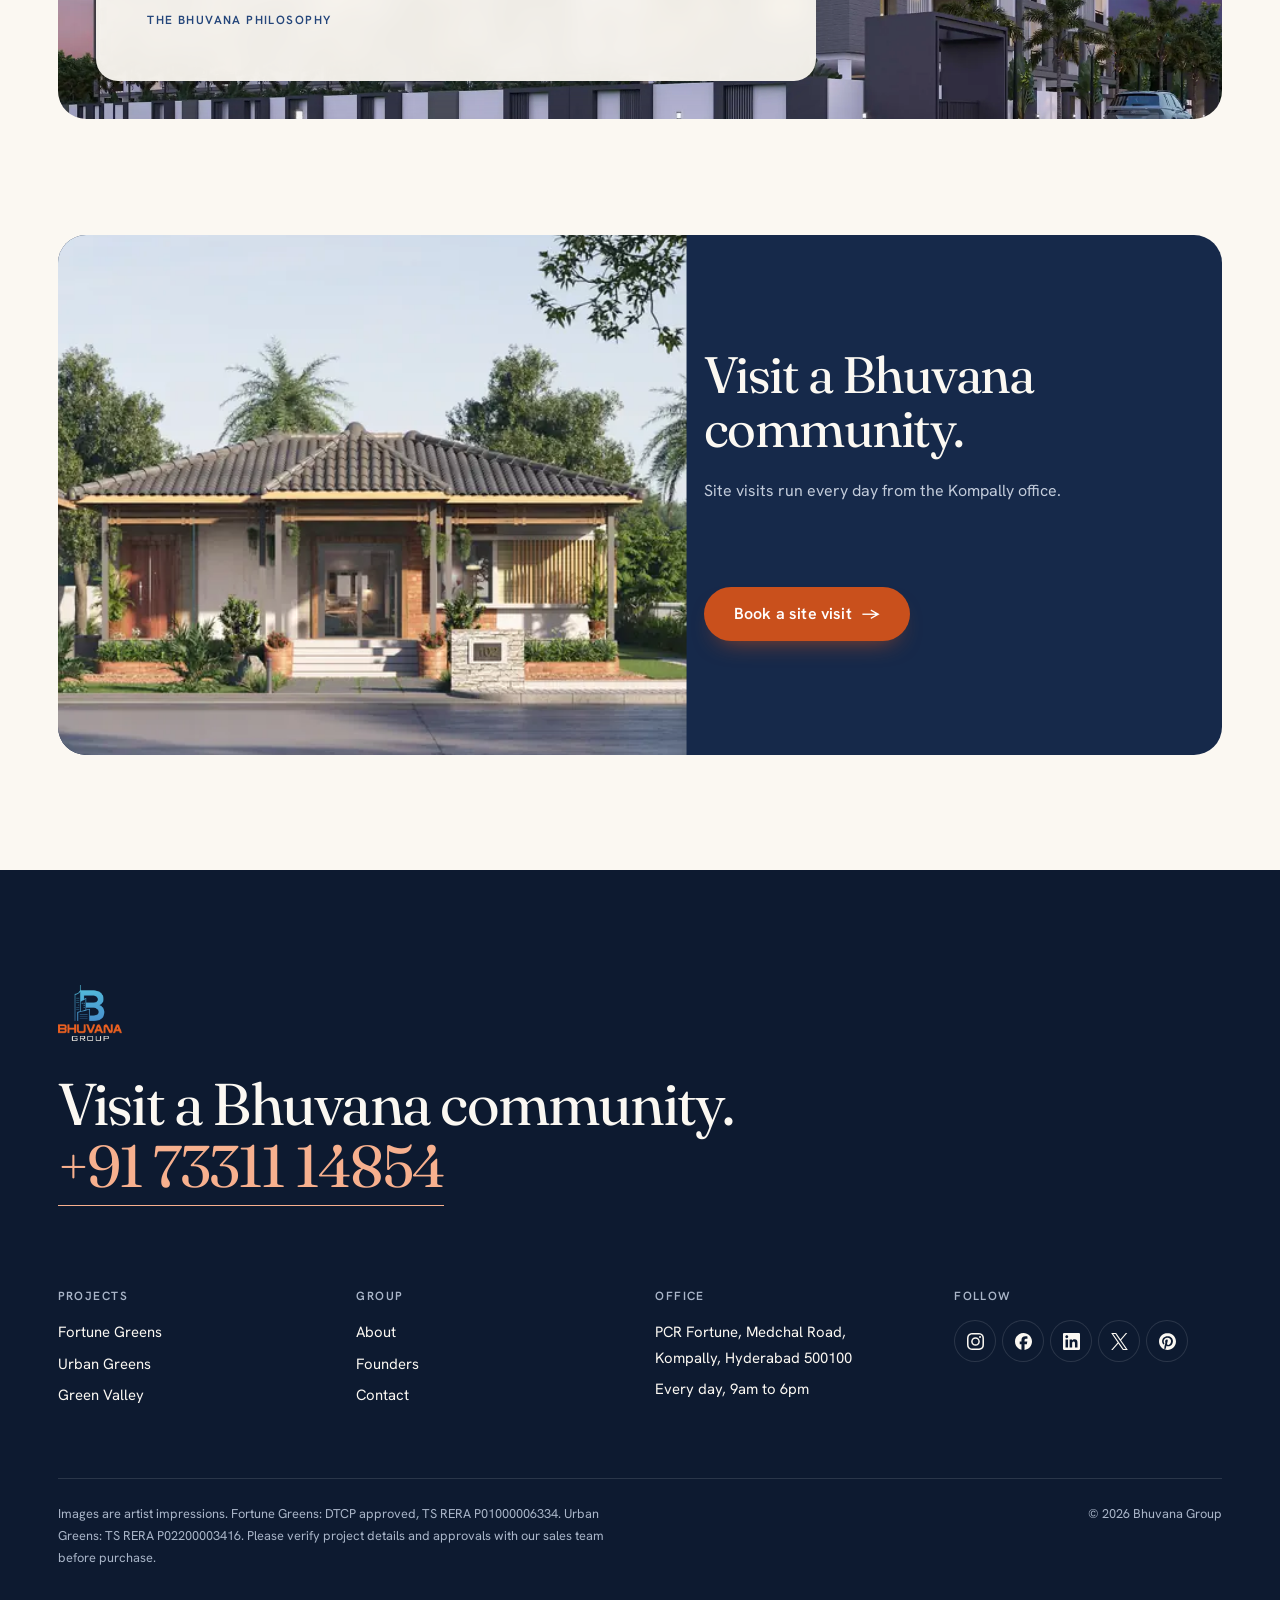
<file: bhuvana/about.html>
<!doctype html>
<html lang="en">
<head>
<meta charset="utf-8">
<meta name="viewport" content="width=device-width, initial-scale=1, viewport-fit=cover">
<title>About Bhuvana Group | Our story and founders</title>
<meta name="description" content="Bhuvana Group was founded in 2019 by four partners to build homes around open land, light and air in north Hyderabad.">
<link rel="icon" href="favicon.ico" sizes="any">
<link rel="icon" href="icon-512.png" type="image/png">
<link rel="apple-touch-icon" href="apple-touch-icon.png">
<link rel="canonical" href="https://bhuvanagroup.com/about.html">
<meta name="theme-color" content="#FBF8F2">
<meta property="og:type" content="website">
<meta property="og:title" content="About Bhuvana Group | Our story and founders">
<meta property="og:description" content="Bhuvana Group was founded in 2019 by four partners to build homes around open land, light and air in north Hyderabad.">
<meta property="og:url" content="https://bhuvanagroup.com/about.html">
<meta property="og:image" content="https://api.bhuvanagroup.com/uploads/contactusImg/1744460688095.png">
<link rel="preconnect" href="https://fonts.googleapis.com">
<link rel="preconnect" href="https://fonts.gstatic.com" crossorigin>
<link href="https://fonts.googleapis.com/css2?family=Fraunces:ital,opsz,wght@0,9..144,300..500;1,9..144,300..500&family=Hanken+Grotesk:wght@400;500;600&display=swap" rel="stylesheet">
<script>document.documentElement.classList.add('js')</script>
<link rel="stylesheet" href="assets/site.css">
</head>
<body>
<svg width="0" height="0" style="position:absolute" aria-hidden="true">
<symbol id="i-badge-check" viewBox="0 0 24 24"><path d="M3.85 8.62a4 4 0 0 1 4.78-4.77 4 4 0 0 1 6.74 0 4 4 0 0 1 4.78 4.78 4 4 0 0 1 0 6.74 4 4 0 0 1-4.77 4.78 4 4 0 0 1-6.75 0 4 4 0 0 1-4.78-4.77 4 4 0 0 1 0-6.76Z" /> <path d="m16 9-5.5 5.5L8 12" /></symbol>
<symbol id="i-scale" viewBox="0 0 24 24"><path d="M12 3v18" /> <path d="m19 8 3 8a5 5 0 0 1-6 0zV7" /> <path d="M3 7h1a17 17 0 0 0 8-2 17 17 0 0 0 8 2h1" /> <path d="m5 8 3 8a5 5 0 0 1-6 0zV7" /> <path d="M7 21h10" /></symbol>
<symbol id="i-map-pin" viewBox="0 0 24 24"><path d="M20 10c0 4.993-5.539 10.193-7.399 11.799a1 1 0 0 1-1.202 0C9.539 20.193 4 14.993 4 10a8 8 0 0 1 16 0" /> <circle cx="12" cy="10" r="3" /></symbol>
<symbol id="i-sprout" viewBox="0 0 24 24"><path d="M14 9.536V7a4 4 0 0 1 4-4h1.5a.5.5 0 0 1 .5.5V5a4 4 0 0 1-4 4 4 4 0 0 0-4 4c0 2 1 3 1 5a5 5 0 0 1-1 3" /> <path d="M4 9a5 5 0 0 1 8 4 5 5 0 0 1-8-4" /> <path d="M5 21h14" /></symbol>
<symbol id="i-handshake" viewBox="0 0 24 24"><path d="m11 17 2 2a1 1 0 1 0 3-3" /> <path d="m14 14 2.5 2.5a1 1 0 1 0 3-3l-3.88-3.88a3 3 0 0 0-4.24 0l-.88.88a1 1 0 1 1-3-3l2.81-2.81a5.79 5.79 0 0 1 7.06-.87l.47.28a2 2 0 0 0 1.42.25L21 4" /> <path d="m21 3 1 11h-2" /> <path d="M3 3 2 14l6.5 6.5a1 1 0 1 0 3-3" /> <path d="M3 4h8" /></symbol>
<symbol id="i-sofa" viewBox="0 0 24 24"><path d="M20 9V6a2 2 0 0 0-2-2H6a2 2 0 0 0-2 2v3" /> <path d="M2 16a2 2 0 0 0 2 2h16a2 2 0 0 0 2-2v-5a2 2 0 0 0-4 0v1.5a.5.5 0 0 1-.5.5h-11a.5.5 0 0 1-.5-.5V11a2 2 0 0 0-4 0z" /> <path d="M4 18v2" /> <path d="M20 18v2" /> <path d="M12 4v9" /></symbol>
<symbol id="i-trees" viewBox="0 0 24 24"><path d="M10 10v.2A3 3 0 0 1 8.9 16H5a3 3 0 0 1-1-5.8V10a3 3 0 0 1 6 0Z" /> <path d="M7 16v6" /> <path d="M13 19v3" /> <path d="M12 19h8.3a1 1 0 0 0 .7-1.7L18 14h.3a1 1 0 0 0 .7-1.7L16 9h.2a1 1 0 0 0 .8-1.7L13 3l-1.4 1.5" /></symbol>
<symbol id="i-shield-check" viewBox="0 0 24 24"><path d="M20 13c0 5-3.5 7.5-7.66 8.95a1 1 0 0 1-.67-.01C7.5 20.5 4 18 4 13V6a1 1 0 0 1 1-1c2 0 4.5-1.2 6.24-2.72a1.17 1.17 0 0 1 1.52 0C14.51 3.81 17 5 19 5a1 1 0 0 1 1 1z" /> <path d="m9 12 2 2 4-4" /></symbol>
<symbol id="i-toy-brick" viewBox="0 0 24 24"><rect width="18" height="12" x="3" y="8" rx="1" /> <path d="M10 8V5c0-.6-.4-1-1-1H6a1 1 0 0 0-1 1v3" /> <path d="M19 8V5c0-.6-.4-1-1-1h-3a1 1 0 0 0-1 1v3" /></symbol>
<symbol id="i-heart-pulse" viewBox="0 0 24 24"><path d="M2 9.5a5.5 5.5 0 0 1 9.591-3.676.56.56 0 0 0 .818 0A5.49 5.49 0 0 1 22 9.5c0 2.29-1.5 4-3 5.5l-5.492 5.313a2 2 0 0 1-3 .019L5 15c-1.5-1.5-3-3.2-3-5.5" /> <path d="M3.22 13H9.5l.5-1 2 4.5 2-7 1.5 3.5h5.27" /></symbol>
<symbol id="i-droplets" viewBox="0 0 24 24"><path d="M7 16.3c2.2 0 4-1.83 4-4.05 0-1.16-.57-2.26-1.71-3.19S7.29 6.75 7 5.3c-.29 1.45-1.14 2.84-2.29 3.76S3 11.1 3 12.25c0 2.22 1.8 4.05 4 4.05z" /> <path d="M12.56 6.6A10.97 10.97 0 0 0 14 3.02c.5 2.5 2 4.9 4 6.5s3 3.5 3 5.5a6.98 6.98 0 0 1-11.91 4.97" /></symbol>
<symbol id="i-phone" viewBox="0 0 24 24"><path d="M13.832 16.568a1 1 0 0 0 1.213-.303l.355-.465A2 2 0 0 1 17 15h3a2 2 0 0 1 2 2v3a2 2 0 0 1-2 2A18 18 0 0 1 2 4a2 2 0 0 1 2-2h3a2 2 0 0 1 2 2v3a2 2 0 0 1-.8 1.6l-.468.351a1 1 0 0 0-.292 1.233 14 14 0 0 0 6.392 6.384" /></symbol>
<symbol id="i-clock" viewBox="0 0 24 24"><circle cx="12" cy="12" r="10" /> <path d="M12 6v6l4 2" /></symbol>
<symbol id="b-instagram" viewBox="0 0 24 24"><path d="M7.0301.084c-1.2768.0602-2.1487.264-2.911.5634-.7888.3075-1.4575.72-2.1228 1.3877-.6652.6677-1.075 1.3368-1.3802 2.127-.2954.7638-.4956 1.6365-.552 2.914-.0564 1.2775-.0689 1.6882-.0626 4.947.0062 3.2586.0206 3.6671.0825 4.9473.061 1.2765.264 2.1482.5635 2.9107.308.7889.72 1.4573 1.388 2.1228.6679.6655 1.3365 1.0743 2.1285 1.38.7632.295 1.6361.4961 2.9134.552 1.2773.056 1.6884.069 4.9462.0627 3.2578-.0062 3.668-.0207 4.9478-.0814 1.28-.0607 2.147-.2652 2.9098-.5633.7889-.3086 1.4578-.72 2.1228-1.3881.665-.6682 1.0745-1.3378 1.3795-2.1284.2957-.7632.4966-1.636.552-2.9124.056-1.2809.0692-1.6898.063-4.948-.0063-3.2583-.021-3.6668-.0817-4.9465-.0607-1.2797-.264-2.1487-.5633-2.9117-.3084-.7889-.72-1.4568-1.3876-2.1228C21.2982 1.33 20.628.9208 19.8378.6165 19.074.321 18.2017.1197 16.9244.0645 15.6471.0093 15.236-.005 11.977.0014 8.718.0076 8.31.0215 7.0301.0839m.1402 21.6932c-1.17-.0509-1.8053-.2453-2.2287-.408-.5606-.216-.96-.4771-1.3819-.895-.422-.4178-.6811-.8186-.9-1.378-.1644-.4234-.3624-1.058-.4171-2.228-.0595-1.2645-.072-1.6442-.079-4.848-.007-3.2037.0053-3.583.0607-4.848.05-1.169.2456-1.805.408-2.2282.216-.5613.4762-.96.895-1.3816.4188-.4217.8184-.6814 1.3783-.9003.423-.1651 1.0575-.3614 2.227-.4171 1.2655-.06 1.6447-.072 4.848-.079 3.2033-.007 3.5835.005 4.8495.0608 1.169.0508 1.8053.2445 2.228.408.5608.216.96.4754 1.3816.895.4217.4194.6816.8176.9005 1.3787.1653.4217.3617 1.056.4169 2.2263.0602 1.2655.0739 1.645.0796 4.848.0058 3.203-.0055 3.5834-.061 4.848-.051 1.17-.245 1.8055-.408 2.2294-.216.5604-.4763.96-.8954 1.3814-.419.4215-.8181.6811-1.3783.9-.4224.1649-1.0577.3617-2.2262.4174-1.2656.0595-1.6448.072-4.8493.079-3.2045.007-3.5825-.006-4.848-.0608M16.953 5.5864A1.44 1.44 0 1 0 18.39 4.144a1.44 1.44 0 0 0-1.437 1.4424M5.8385 12.012c.0067 3.4032 2.7706 6.1557 6.173 6.1493 3.4026-.0065 6.157-2.7701 6.1506-6.1733-.0065-3.4032-2.771-6.1565-6.174-6.1498-3.403.0067-6.156 2.771-6.1496 6.1738M8 12.0077a4 4 0 1 1 4.008 3.9921A3.9996 3.9996 0 0 1 8 12.0077"/></symbol>
<symbol id="b-facebook" viewBox="0 0 24 24"><path d="M9.101 23.691v-7.98H6.627v-3.667h2.474v-1.58c0-4.085 1.848-5.978 5.858-5.978.401 0 .955.042 1.468.103a8.68 8.68 0 0 1 1.141.195v3.325a8.623 8.623 0 0 0-.653-.036 26.805 26.805 0 0 0-.733-.009c-.707 0-1.259.096-1.675.309a1.686 1.686 0 0 0-.679.622c-.258.42-.374.995-.374 1.752v1.297h3.919l-.386 2.103-.287 1.564h-3.246v8.245C19.396 23.238 24 18.179 24 12.044c0-6.627-5.373-12-12-12s-12 5.373-12 12c0 5.628 3.874 10.35 9.101 11.647Z"/></symbol>
<symbol id="b-x" viewBox="0 0 24 24"><path d="M14.234 10.162 22.977 0h-2.072l-7.591 8.824L7.251 0H.258l9.168 13.343L.258 24H2.33l8.016-9.318L16.749 24h6.993zm-2.837 3.299-.929-1.329L3.076 1.56h3.182l5.965 8.532.929 1.329 7.754 11.09h-3.182z"/></symbol>
<symbol id="b-pinterest" viewBox="0 0 24 24"><path d="M12.017 0C5.396 0 .029 5.367.029 11.987c0 5.079 3.158 9.417 7.618 11.162-.105-.949-.199-2.403.041-3.439.219-.937 1.406-5.957 1.406-5.957s-.359-.72-.359-1.781c0-1.663.967-2.911 2.168-2.911 1.024 0 1.518.769 1.518 1.688 0 1.029-.653 2.567-.992 3.992-.285 1.193.6 2.165 1.775 2.165 2.128 0 3.768-2.245 3.768-5.487 0-2.861-2.063-4.869-5.008-4.869-3.41 0-5.409 2.562-5.409 5.199 0 1.033.394 2.143.889 2.741.099.12.112.225.085.345-.09.375-.293 1.199-.334 1.363-.053.225-.172.271-.401.165-1.495-.69-2.433-2.878-2.433-4.646 0-3.776 2.748-7.252 7.92-7.252 4.158 0 7.392 2.967 7.392 6.923 0 4.135-2.607 7.462-6.233 7.462-1.214 0-2.354-.629-2.758-1.379l-.749 2.848c-.269 1.045-1.004 2.352-1.498 3.146 1.123.345 2.306.535 3.55.535 6.607 0 11.985-5.365 11.985-11.987C23.97 5.39 18.592.026 11.985.026L12.017 0z"/></symbol>
<symbol id="b-linkedin" viewBox="0 0 24 24"><path d="M20.447 20.452h-3.554v-5.569c0-1.328-.027-3.037-1.852-3.037-1.853 0-2.136 1.445-2.136 2.939v5.667H9.351V9h3.414v1.561h.046c.477-.9 1.637-1.85 3.37-1.85 3.601 0 4.267 2.37 4.267 5.455v6.286zM5.337 7.433c-1.144 0-2.063-.926-2.063-2.065 0-1.138.92-2.063 2.063-2.063 1.14 0 2.064.925 2.064 2.063 0 1.139-.925 2.065-2.064 2.065zm1.782 13.019H3.555V9h3.564v11.452zM22.225 0H1.771C.792 0 0 .774 0 1.729v20.542C0 23.227.792 24 1.771 24h20.451C23.2 24 24 23.227 24 22.271V1.729C24 .774 23.2 0 22.222 0h.003z"/></symbol>
</svg>
<header id="hdr">
  <div class="w bar">
    <a class="logo" href="index.html" aria-label="Bhuvana Group home"><img class="lt" src="assets/img/logo-light.png" alt="Bhuvana Group" width="57" height="50"><img class="dk" src="assets/img/logo.png" alt="" width="57" height="50"></a>
    <nav class="nav" aria-label="Primary">
      <div class="dd"><a href="projects.html">Projects</a><div class="menu"><a href="fortune-greens.html">Fortune Greens<small>Villas and plots, Toopran–Masaipet</small></a><a href="urban-greens.html">Urban Greens<small>Apartments, Kompally</small></a><a href="green-valley.html">Green Valley<small>Plots, Kompally</small></a></div></div>
      <a href="about.html" aria-current="page">About</a>
      <a href="contact.html">Contact</a>
      <a class="enq" href="contact.html" data-lead>Enquire</a>
    </nav>
    <button class="burger" id="burger" aria-expanded="false" aria-controls="mnav">Menu</button>
  </div>
  <nav class="mnav" id="mnav" aria-label="Mobile"><a href="projects.html">Projects</a><a class="sub" href="fortune-greens.html">Fortune Greens</a><a class="sub" href="urban-greens.html">Urban Greens</a><a class="sub" href="green-valley.html">Green Valley</a><a href="about.html">About</a><a href="contact.html">Contact</a><p class="cap">Call <a href="tel:+917331114854" style="display:inline;font:inherit;border:0;padding:0">+91 73311 14854</a>, every day 9am to 6pm</p></nav>
</header>

<main id="main">
<section class="phero"><div class="w">
  <div class="ph-t">
    <nav class="crumbs" aria-label="Breadcrumb"><a href="index.html">Home</a> / <span aria-current="page">About</span></nav>
    <h1 class="d1">About Bhuvana</h1>
    <div class="sub"><span>Building in Hyderabad since 2019.</span></div>
  </div>
  <figure class="ph-img"><img src="assets/img/fg/fg-clubhouse-corner-2000.webp" srcset="assets/img/fg/fg-clubhouse-corner-1000.webp 1000w, assets/img/fg/fg-clubhouse-corner-2000.webp 2000w" sizes="100vw" alt="Clubhouse and gardens at Fortune Greens" fetchpriority="high" style="object-position:50% 55%"></figure>
</div></section>

<section class="sec pintro"><div class="w g">
  <p class="stmt">Bhuvana Group began in 2019, when four friends set out to build what Hyderabad was missing: homes planned around the way families actually live, with room, green and quiet built in from the start.</p>
  <p class="body">Since then the group has delivered a plotted layout in Kompally, apartments ready to move into at Urban Greens and a weekend-villa community across 86 acres at Fortune Greens. Each one pairs contemporary homes with open, green surroundings, clear approvals and one team from first visit to handover.</p>
</div></section>

<section class="sec" style="padding-top:0"><div class="w"><figure class="plate bleed" style="aspect-ratio:21/9;overflow:hidden"><img src="assets/img/fg/fg-villas-aerial-2000.webp" srcset="assets/img/fg/fg-villas-aerial-1000.webp 1000w, assets/img/fg/fg-villas-aerial-2000.webp 2000w" sizes="(max-width:900px) 100vw, 60vw" alt="Villas and gardens at Fortune Greens from above" loading="lazy"></figure><p class="cap" style="margin-top:12px">Villas and gardens at Fortune Greens.</p></div></section>

<section class="sec prin tint"><div class="w g">
  <div class="prh"><div><p class="eyebrow">Our promise</p><h2 class="d2" style="margin-top:18px">What every address <em>shares.</em></h2></div><p>Four promises that hold across villas, apartments and plots.</p></div>
  <article class="pf">
    <div class="pic"><img src="assets/img/fg/fg-aerial-courts-2000.webp" srcset="assets/img/fg/fg-aerial-courts-1000.webp 1000w, assets/img/fg/fg-aerial-courts-2000.webp 2000w" sizes="(max-width:900px) 100vw, 60vw" alt="Central gardens and sports courts at Fortune Greens from above" loading="lazy"></div>
    <div class="pt"><span class="pnum">01</span><h3>Land first.</h3><p>Gardens, avenues and open space are planned before a single building is drawn. The homes fit the land, not the other way round.</p><span class="cap">Central gardens, Fortune Greens</span></div>
  </article>
  <article class="ps ps1"><div class="pic"><img src="assets/img/fg/fg-villa-two-storey-2000.webp" srcset="assets/img/fg/fg-villa-two-storey-1000.webp 1000w, assets/img/fg/fg-villa-two-storey-2000.webp 2000w" sizes="(max-width:900px) 100vw, 60vw" alt="Two-storey villa at Fortune Greens" loading="lazy"></div><span class="pnum">02</span><h3>Built properly.</h3><p>No shortcuts from structure to finish.</p></article>
  <article class="ps ps2"><div class="pic"><img src="assets/img/fg/fg-villas-street-aerial-2000.webp" srcset="assets/img/fg/fg-villas-street-aerial-1000.webp 1000w, assets/img/fg/fg-villas-street-aerial-2000.webp 2000w" sizes="(max-width:900px) 100vw, 60vw" alt="Villa lane at Fortune Greens from above" loading="lazy"></div><span class="pnum">03</span><h3>Fair and clear.</h3><p>Transparent pricing, approved layouts and home loan support through leading banks.</p></article>
  <article class="ps ps3"><div class="pic"><img src="assets/img/fg/fg-verandah-2000.webp" srcset="assets/img/fg/fg-verandah-1000.webp 1000w, assets/img/fg/fg-verandah-2000.webp 2000w" sizes="(max-width:900px) 100vw, 60vw" alt="Residents on a verandah at Fortune Greens" loading="lazy"></div><span class="pnum">04</span><h3>One team.</h3><p>The same people from your first visit to handover.</p></article>
</div></section>

<section class="sec people" id="founders"><div class="w g">
  <h2 class="d2">The founders.</h2>
  <p class="intro">Four friends who saw what Hyderabad was missing: homes planned around the way families actually live.</p>
  <figure><div class="ph"><img src="assets/img/jaipal-reddy.webp" alt="Jaipal Reddy" width="640" height="800" loading="lazy"></div><figcaption>Jaipal Reddy<span>Founding partner</span></figcaption></figure><figure><div class="ph"><img src="assets/img/dayakar-reddy.webp" alt="Dayakar Reddy" width="640" height="800" loading="lazy"></div><figcaption>Dayakar Reddy<span>Founding partner</span></figcaption></figure><figure><div class="ph"><img src="assets/img/vinay-veerabattini.webp" alt="Vinay Veerabattini" width="640" height="800" loading="lazy"></div><figcaption>Vinay Veerabattini<span>Founding partner</span></figcaption></figure><figure><div class="ph"><img src="assets/img/vikram-bairagoni.webp" alt="Vikram Bairagoni" width="640" height="800" loading="lazy"></div><figcaption>Vikram Bairagoni<span>Founding partner</span></figcaption></figure>
</div></section>

<section class="band">
  <img src="assets/img/urban-greens-dusk.webp" alt="" loading="lazy" style="object-position:60% 50%">
  <div class="w"><div class="qcard"><blockquote class="d3">A home is not a product to be bought and sold. It is a place where life unfolds with certainty and joy.</blockquote><p class="cap">The Bhuvana philosophy</p></div></div>
</section>

<section class="sec visit"><div class="w g">
  <div class="panel">
  <div class="pic"><img src="assets/img/fg/fg-villa-porch-2000.webp" srcset="assets/img/fg/fg-villa-porch-1000.webp 1000w, assets/img/fg/fg-villa-porch-2000.webp 2000w" sizes="(max-width:900px) 100vw, 60vw" alt="" loading="lazy" style="object-position:50% 60%"></div>
  <div class="txt">
    <h2 class="d2">Visit a Bhuvana community.</h2>
    <p style="color:var(--mute)">Site visits run every day from the Kompally office.</p>
    <a class="tel" href="tel:+917331114854">+91 73311 14854</a>
    <button class="btn" data-lead>Book a site visit</button>
  </div>
  </div>
</div></section>
</main>

<footer>
  <div class="w g">
    <a class="logo-f" href="index.html" aria-label="Bhuvana Group home"><img src="assets/img/logo-light.png" alt="Bhuvana Group" width="64" height="56" loading="lazy"></a>
    <p class="big">Visit a Bhuvana community.<br><a href="tel:+917331114854">+91 73311 14854</a></p>
    <div class="cols">
      <div><h4>Projects</h4><a href="fortune-greens.html">Fortune Greens</a><a href="urban-greens.html">Urban Greens</a><a href="green-valley.html">Green Valley</a></div>
      <div><h4>Group</h4><a href="about.html">About</a><a href="about.html#founders">Founders</a><a href="contact.html">Contact</a></div>
      <div><h4>Office</h4><p>PCR Fortune, Medchal Road,<br>Kompally, Hyderabad 500100</p><p>Every day, 9am to 6pm</p></div>
      <div><h4>Follow</h4><div class="social"><a href="https://www.instagram.com/bhuvanagroup" rel="noopener" target="_blank" aria-label="Instagram"><svg class="ib" aria-hidden="true"><use href="#b-instagram"/></svg></a><a href="https://www.facebook.com/bhuvanagroup" rel="noopener" target="_blank" aria-label="Facebook"><svg class="ib" aria-hidden="true"><use href="#b-facebook"/></svg></a><a href="https://www.linkedin.com/company/bhuvanagroup" rel="noopener" target="_blank" aria-label="LinkedIn"><svg class="ib" aria-hidden="true"><use href="#b-linkedin"/></svg></a><a href="https://x.com/BhuvanaGroup" rel="noopener" target="_blank" aria-label="X"><svg class="ib" aria-hidden="true"><use href="#b-x"/></svg></a><a href="https://in.pinterest.com/Bhuvanagroup" rel="noopener" target="_blank" aria-label="Pinterest"><svg class="ib" aria-hidden="true"><use href="#b-pinterest"/></svg></a></div></div>
    </div>
    <div class="legal"><p>Images are artist impressions. Fortune Greens: DTCP approved, TS RERA P01000006334. Urban Greens: TS RERA P02200003416. Please verify project details and approvals with our sales team before purchase.</p><span>© <span id="y">2026</span> Bhuvana Group</span></div>
  </div>
</footer>

<div class="sticky" id="sticky"><a href="tel:+917331114854">Call</a><button data-lead>Enquire</button></div>

<dialog class="lead" id="lead" aria-labelledby="leadT">
  <button class="x" data-close aria-label="Close">×</button>
  <div class="side"><img src="assets/img/fg/fg-verandah-2000.webp" srcset="assets/img/fg/fg-verandah-1000.webp 1000w, assets/img/fg/fg-verandah-2000.webp 2000w" sizes="(max-width:900px) 100vw, 60vw" alt="" loading="lazy"><h2 id="leadT">Come and see it for yourself.</h2></div>
  <div class="body"><p>Leave your number and we'll call with prices, availability and a time for a site visit.</p><form class="enqf" novalidate>
      <div class="fields enqf">
        <label>Name<input name="name" autocomplete="name" required minlength="2"></label>
        <label>Mobile number<input name="phone" type="tel" inputmode="tel" autocomplete="tel" required pattern="[0-9+() -]{10,16}"></label>
        <label>Project<select name="project"><option>Not decided yet</option><option>Fortune Greens</option><option>Urban Greens</option><option>Green Valley</option></select></label>
        <button class="btn" type="submit">Request a call back</button>
        <p class="note">We'll call you about this enquiry by phone, SMS, WhatsApp or email.</p>
      </div>
      <div class="thanks" hidden role="status" aria-live="polite"><h3>Thank you.</h3><p>Our team will call you within one working day.</p><button class="btn" type="button" data-close>Close</button></div>
    </form></div>
</dialog>

<dialog class="viewer" id="viewer" aria-label="Image viewer"><button class="x" data-close aria-label="Close">×</button><button class="vn prev" aria-label="Previous image">‹</button><button class="vn next" aria-label="Next image">›</button><figure><img id="vimg" alt=""><figcaption id="vcap"></figcaption></figure></dialog>

<script src="assets/site.js"></script>
</body>
</html>
</file>
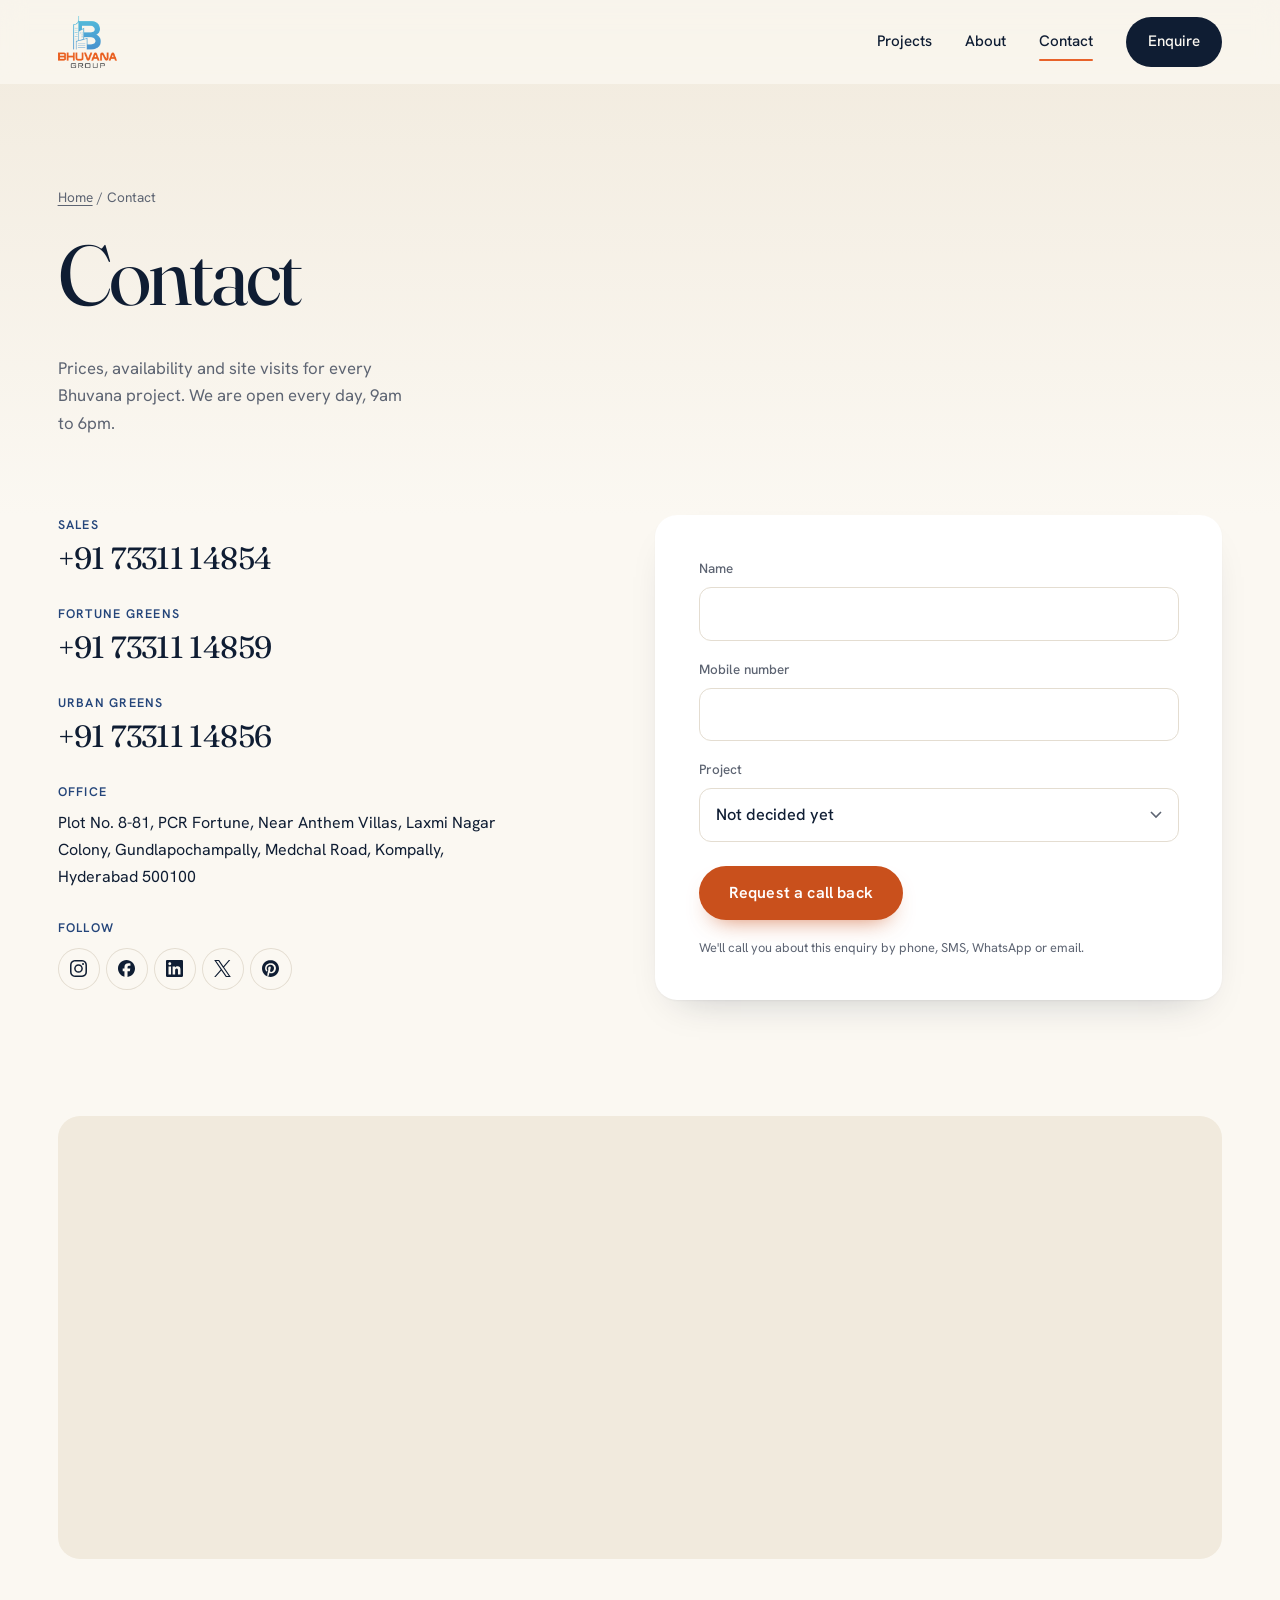
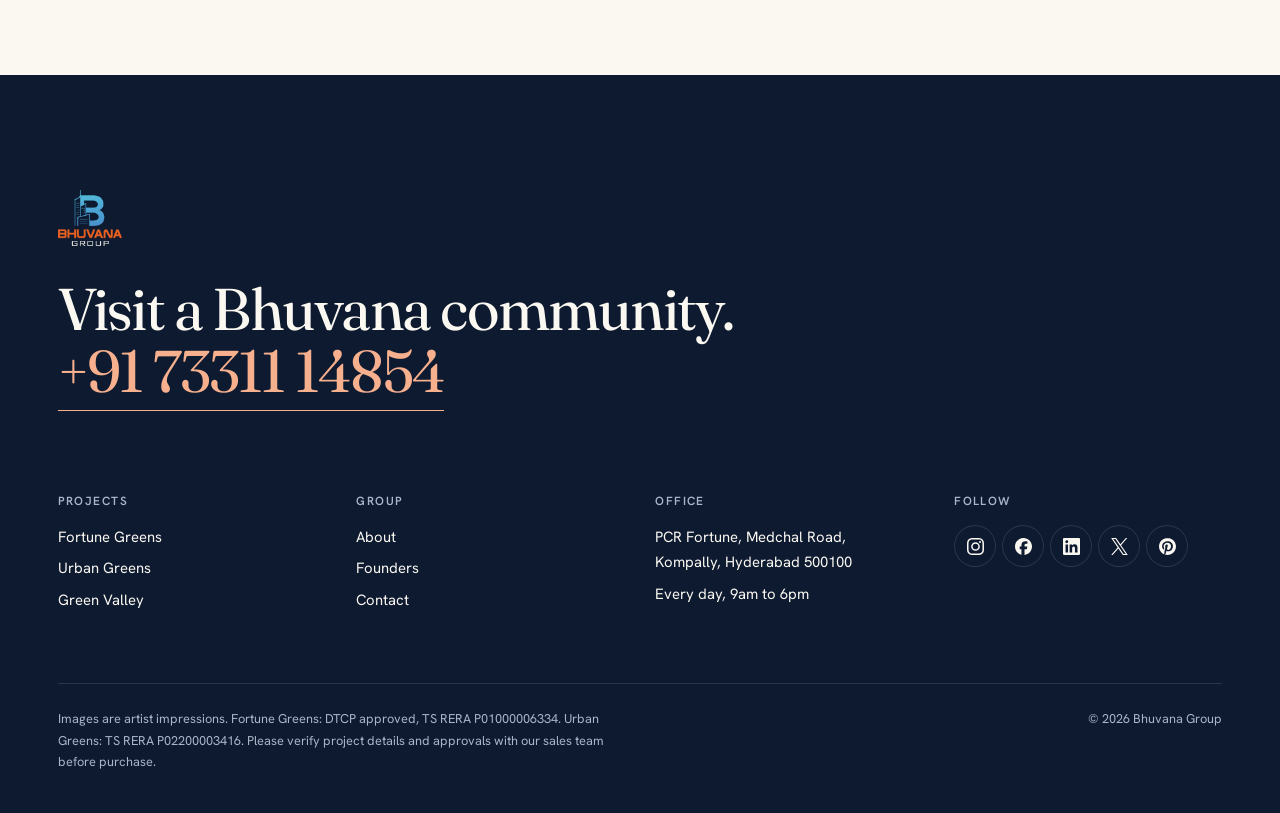
<file: bhuvana/contact.html>
<!doctype html>
<html lang="en">
<head>
<meta charset="utf-8">
<meta name="viewport" content="width=device-width, initial-scale=1, viewport-fit=cover">
<title>Contact Bhuvana Group | Kompally, Hyderabad</title>
<meta name="description" content="Call Bhuvana Group on +91 73311 14854 for prices, availability and site visits. Office on Medchal Road, Kompally.">
<link rel="icon" href="favicon.ico" sizes="any">
<link rel="icon" href="icon-512.png" type="image/png">
<link rel="apple-touch-icon" href="apple-touch-icon.png">
<link rel="canonical" href="https://bhuvanagroup.com/contact.html">
<meta name="theme-color" content="#FBF8F2">
<meta property="og:type" content="website">
<meta property="og:title" content="Contact Bhuvana Group | Kompally, Hyderabad">
<meta property="og:description" content="Call Bhuvana Group on +91 73311 14854 for prices, availability and site visits. Office on Medchal Road, Kompally.">
<meta property="og:url" content="https://bhuvanagroup.com/contact.html">
<meta property="og:image" content="https://api.bhuvanagroup.com/uploads/contactusImg/1744460688095.png">
<link rel="preconnect" href="https://fonts.googleapis.com">
<link rel="preconnect" href="https://fonts.gstatic.com" crossorigin>
<link href="https://fonts.googleapis.com/css2?family=Fraunces:ital,opsz,wght@0,9..144,300..500;1,9..144,300..500&family=Hanken+Grotesk:wght@400;500;600&display=swap" rel="stylesheet">
<script>document.documentElement.classList.add('js')</script>
<link rel="stylesheet" href="assets/site.css">
</head>
<body>
<svg width="0" height="0" style="position:absolute" aria-hidden="true">
<symbol id="i-badge-check" viewBox="0 0 24 24"><path d="M3.85 8.62a4 4 0 0 1 4.78-4.77 4 4 0 0 1 6.74 0 4 4 0 0 1 4.78 4.78 4 4 0 0 1 0 6.74 4 4 0 0 1-4.77 4.78 4 4 0 0 1-6.75 0 4 4 0 0 1-4.78-4.77 4 4 0 0 1 0-6.76Z" /> <path d="m16 9-5.5 5.5L8 12" /></symbol>
<symbol id="i-scale" viewBox="0 0 24 24"><path d="M12 3v18" /> <path d="m19 8 3 8a5 5 0 0 1-6 0zV7" /> <path d="M3 7h1a17 17 0 0 0 8-2 17 17 0 0 0 8 2h1" /> <path d="m5 8 3 8a5 5 0 0 1-6 0zV7" /> <path d="M7 21h10" /></symbol>
<symbol id="i-map-pin" viewBox="0 0 24 24"><path d="M20 10c0 4.993-5.539 10.193-7.399 11.799a1 1 0 0 1-1.202 0C9.539 20.193 4 14.993 4 10a8 8 0 0 1 16 0" /> <circle cx="12" cy="10" r="3" /></symbol>
<symbol id="i-sprout" viewBox="0 0 24 24"><path d="M14 9.536V7a4 4 0 0 1 4-4h1.5a.5.5 0 0 1 .5.5V5a4 4 0 0 1-4 4 4 4 0 0 0-4 4c0 2 1 3 1 5a5 5 0 0 1-1 3" /> <path d="M4 9a5 5 0 0 1 8 4 5 5 0 0 1-8-4" /> <path d="M5 21h14" /></symbol>
<symbol id="i-handshake" viewBox="0 0 24 24"><path d="m11 17 2 2a1 1 0 1 0 3-3" /> <path d="m14 14 2.5 2.5a1 1 0 1 0 3-3l-3.88-3.88a3 3 0 0 0-4.24 0l-.88.88a1 1 0 1 1-3-3l2.81-2.81a5.79 5.79 0 0 1 7.06-.87l.47.28a2 2 0 0 0 1.42.25L21 4" /> <path d="m21 3 1 11h-2" /> <path d="M3 3 2 14l6.5 6.5a1 1 0 1 0 3-3" /> <path d="M3 4h8" /></symbol>
<symbol id="i-sofa" viewBox="0 0 24 24"><path d="M20 9V6a2 2 0 0 0-2-2H6a2 2 0 0 0-2 2v3" /> <path d="M2 16a2 2 0 0 0 2 2h16a2 2 0 0 0 2-2v-5a2 2 0 0 0-4 0v1.5a.5.5 0 0 1-.5.5h-11a.5.5 0 0 1-.5-.5V11a2 2 0 0 0-4 0z" /> <path d="M4 18v2" /> <path d="M20 18v2" /> <path d="M12 4v9" /></symbol>
<symbol id="i-trees" viewBox="0 0 24 24"><path d="M10 10v.2A3 3 0 0 1 8.9 16H5a3 3 0 0 1-1-5.8V10a3 3 0 0 1 6 0Z" /> <path d="M7 16v6" /> <path d="M13 19v3" /> <path d="M12 19h8.3a1 1 0 0 0 .7-1.7L18 14h.3a1 1 0 0 0 .7-1.7L16 9h.2a1 1 0 0 0 .8-1.7L13 3l-1.4 1.5" /></symbol>
<symbol id="i-shield-check" viewBox="0 0 24 24"><path d="M20 13c0 5-3.5 7.5-7.66 8.95a1 1 0 0 1-.67-.01C7.5 20.5 4 18 4 13V6a1 1 0 0 1 1-1c2 0 4.5-1.2 6.24-2.72a1.17 1.17 0 0 1 1.52 0C14.51 3.81 17 5 19 5a1 1 0 0 1 1 1z" /> <path d="m9 12 2 2 4-4" /></symbol>
<symbol id="i-toy-brick" viewBox="0 0 24 24"><rect width="18" height="12" x="3" y="8" rx="1" /> <path d="M10 8V5c0-.6-.4-1-1-1H6a1 1 0 0 0-1 1v3" /> <path d="M19 8V5c0-.6-.4-1-1-1h-3a1 1 0 0 0-1 1v3" /></symbol>
<symbol id="i-heart-pulse" viewBox="0 0 24 24"><path d="M2 9.5a5.5 5.5 0 0 1 9.591-3.676.56.56 0 0 0 .818 0A5.49 5.49 0 0 1 22 9.5c0 2.29-1.5 4-3 5.5l-5.492 5.313a2 2 0 0 1-3 .019L5 15c-1.5-1.5-3-3.2-3-5.5" /> <path d="M3.22 13H9.5l.5-1 2 4.5 2-7 1.5 3.5h5.27" /></symbol>
<symbol id="i-droplets" viewBox="0 0 24 24"><path d="M7 16.3c2.2 0 4-1.83 4-4.05 0-1.16-.57-2.26-1.71-3.19S7.29 6.75 7 5.3c-.29 1.45-1.14 2.84-2.29 3.76S3 11.1 3 12.25c0 2.22 1.8 4.05 4 4.05z" /> <path d="M12.56 6.6A10.97 10.97 0 0 0 14 3.02c.5 2.5 2 4.9 4 6.5s3 3.5 3 5.5a6.98 6.98 0 0 1-11.91 4.97" /></symbol>
<symbol id="i-phone" viewBox="0 0 24 24"><path d="M13.832 16.568a1 1 0 0 0 1.213-.303l.355-.465A2 2 0 0 1 17 15h3a2 2 0 0 1 2 2v3a2 2 0 0 1-2 2A18 18 0 0 1 2 4a2 2 0 0 1 2-2h3a2 2 0 0 1 2 2v3a2 2 0 0 1-.8 1.6l-.468.351a1 1 0 0 0-.292 1.233 14 14 0 0 0 6.392 6.384" /></symbol>
<symbol id="i-clock" viewBox="0 0 24 24"><circle cx="12" cy="12" r="10" /> <path d="M12 6v6l4 2" /></symbol>
<symbol id="b-instagram" viewBox="0 0 24 24"><path d="M7.0301.084c-1.2768.0602-2.1487.264-2.911.5634-.7888.3075-1.4575.72-2.1228 1.3877-.6652.6677-1.075 1.3368-1.3802 2.127-.2954.7638-.4956 1.6365-.552 2.914-.0564 1.2775-.0689 1.6882-.0626 4.947.0062 3.2586.0206 3.6671.0825 4.9473.061 1.2765.264 2.1482.5635 2.9107.308.7889.72 1.4573 1.388 2.1228.6679.6655 1.3365 1.0743 2.1285 1.38.7632.295 1.6361.4961 2.9134.552 1.2773.056 1.6884.069 4.9462.0627 3.2578-.0062 3.668-.0207 4.9478-.0814 1.28-.0607 2.147-.2652 2.9098-.5633.7889-.3086 1.4578-.72 2.1228-1.3881.665-.6682 1.0745-1.3378 1.3795-2.1284.2957-.7632.4966-1.636.552-2.9124.056-1.2809.0692-1.6898.063-4.948-.0063-3.2583-.021-3.6668-.0817-4.9465-.0607-1.2797-.264-2.1487-.5633-2.9117-.3084-.7889-.72-1.4568-1.3876-2.1228C21.2982 1.33 20.628.9208 19.8378.6165 19.074.321 18.2017.1197 16.9244.0645 15.6471.0093 15.236-.005 11.977.0014 8.718.0076 8.31.0215 7.0301.0839m.1402 21.6932c-1.17-.0509-1.8053-.2453-2.2287-.408-.5606-.216-.96-.4771-1.3819-.895-.422-.4178-.6811-.8186-.9-1.378-.1644-.4234-.3624-1.058-.4171-2.228-.0595-1.2645-.072-1.6442-.079-4.848-.007-3.2037.0053-3.583.0607-4.848.05-1.169.2456-1.805.408-2.2282.216-.5613.4762-.96.895-1.3816.4188-.4217.8184-.6814 1.3783-.9003.423-.1651 1.0575-.3614 2.227-.4171 1.2655-.06 1.6447-.072 4.848-.079 3.2033-.007 3.5835.005 4.8495.0608 1.169.0508 1.8053.2445 2.228.408.5608.216.96.4754 1.3816.895.4217.4194.6816.8176.9005 1.3787.1653.4217.3617 1.056.4169 2.2263.0602 1.2655.0739 1.645.0796 4.848.0058 3.203-.0055 3.5834-.061 4.848-.051 1.17-.245 1.8055-.408 2.2294-.216.5604-.4763.96-.8954 1.3814-.419.4215-.8181.6811-1.3783.9-.4224.1649-1.0577.3617-2.2262.4174-1.2656.0595-1.6448.072-4.8493.079-3.2045.007-3.5825-.006-4.848-.0608M16.953 5.5864A1.44 1.44 0 1 0 18.39 4.144a1.44 1.44 0 0 0-1.437 1.4424M5.8385 12.012c.0067 3.4032 2.7706 6.1557 6.173 6.1493 3.4026-.0065 6.157-2.7701 6.1506-6.1733-.0065-3.4032-2.771-6.1565-6.174-6.1498-3.403.0067-6.156 2.771-6.1496 6.1738M8 12.0077a4 4 0 1 1 4.008 3.9921A3.9996 3.9996 0 0 1 8 12.0077"/></symbol>
<symbol id="b-facebook" viewBox="0 0 24 24"><path d="M9.101 23.691v-7.98H6.627v-3.667h2.474v-1.58c0-4.085 1.848-5.978 5.858-5.978.401 0 .955.042 1.468.103a8.68 8.68 0 0 1 1.141.195v3.325a8.623 8.623 0 0 0-.653-.036 26.805 26.805 0 0 0-.733-.009c-.707 0-1.259.096-1.675.309a1.686 1.686 0 0 0-.679.622c-.258.42-.374.995-.374 1.752v1.297h3.919l-.386 2.103-.287 1.564h-3.246v8.245C19.396 23.238 24 18.179 24 12.044c0-6.627-5.373-12-12-12s-12 5.373-12 12c0 5.628 3.874 10.35 9.101 11.647Z"/></symbol>
<symbol id="b-x" viewBox="0 0 24 24"><path d="M14.234 10.162 22.977 0h-2.072l-7.591 8.824L7.251 0H.258l9.168 13.343L.258 24H2.33l8.016-9.318L16.749 24h6.993zm-2.837 3.299-.929-1.329L3.076 1.56h3.182l5.965 8.532.929 1.329 7.754 11.09h-3.182z"/></symbol>
<symbol id="b-pinterest" viewBox="0 0 24 24"><path d="M12.017 0C5.396 0 .029 5.367.029 11.987c0 5.079 3.158 9.417 7.618 11.162-.105-.949-.199-2.403.041-3.439.219-.937 1.406-5.957 1.406-5.957s-.359-.72-.359-1.781c0-1.663.967-2.911 2.168-2.911 1.024 0 1.518.769 1.518 1.688 0 1.029-.653 2.567-.992 3.992-.285 1.193.6 2.165 1.775 2.165 2.128 0 3.768-2.245 3.768-5.487 0-2.861-2.063-4.869-5.008-4.869-3.41 0-5.409 2.562-5.409 5.199 0 1.033.394 2.143.889 2.741.099.12.112.225.085.345-.09.375-.293 1.199-.334 1.363-.053.225-.172.271-.401.165-1.495-.69-2.433-2.878-2.433-4.646 0-3.776 2.748-7.252 7.92-7.252 4.158 0 7.392 2.967 7.392 6.923 0 4.135-2.607 7.462-6.233 7.462-1.214 0-2.354-.629-2.758-1.379l-.749 2.848c-.269 1.045-1.004 2.352-1.498 3.146 1.123.345 2.306.535 3.55.535 6.607 0 11.985-5.365 11.985-11.987C23.97 5.39 18.592.026 11.985.026L12.017 0z"/></symbol>
<symbol id="b-linkedin" viewBox="0 0 24 24"><path d="M20.447 20.452h-3.554v-5.569c0-1.328-.027-3.037-1.852-3.037-1.853 0-2.136 1.445-2.136 2.939v5.667H9.351V9h3.414v1.561h.046c.477-.9 1.637-1.85 3.37-1.85 3.601 0 4.267 2.37 4.267 5.455v6.286zM5.337 7.433c-1.144 0-2.063-.926-2.063-2.065 0-1.138.92-2.063 2.063-2.063 1.14 0 2.064.925 2.064 2.063 0 1.139-.925 2.065-2.064 2.065zm1.782 13.019H3.555V9h3.564v11.452zM22.225 0H1.771C.792 0 0 .774 0 1.729v20.542C0 23.227.792 24 1.771 24h20.451C23.2 24 24 23.227 24 22.271V1.729C24 .774 23.2 0 22.222 0h.003z"/></symbol>
</svg>
<header id="hdr">
  <div class="w bar">
    <a class="logo" href="index.html" aria-label="Bhuvana Group home"><img class="lt" src="assets/img/logo-light.png" alt="Bhuvana Group" width="57" height="50"><img class="dk" src="assets/img/logo.png" alt="" width="57" height="50"></a>
    <nav class="nav" aria-label="Primary">
      <div class="dd"><a href="projects.html">Projects</a><div class="menu"><a href="fortune-greens.html">Fortune Greens<small>Villas and plots, Toopran–Masaipet</small></a><a href="urban-greens.html">Urban Greens<small>Apartments, Kompally</small></a><a href="green-valley.html">Green Valley<small>Plots, Kompally</small></a></div></div>
      <a href="about.html">About</a>
      <a href="contact.html" aria-current="page">Contact</a>
      <a class="enq" href="contact.html" data-lead>Enquire</a>
    </nav>
    <button class="burger" id="burger" aria-expanded="false" aria-controls="mnav">Menu</button>
  </div>
  <nav class="mnav" id="mnav" aria-label="Mobile"><a href="projects.html">Projects</a><a class="sub" href="fortune-greens.html">Fortune Greens</a><a class="sub" href="urban-greens.html">Urban Greens</a><a class="sub" href="green-valley.html">Green Valley</a><a href="about.html">About</a><a href="contact.html">Contact</a><p class="cap">Call <a href="tel:+917331114854" style="display:inline;font:inherit;border:0;padding:0">+91 73311 14854</a>, every day 9am to 6pm</p></nav>
</header>

<main id="main">
<section class="ttop"><div class="w g">
  <div style="grid-column:1/-1"><nav class="crumbs" aria-label="Breadcrumb"><a href="index.html">Home</a> / <span aria-current="page">Contact</span></nav></div>
  <h1 class="d1" style="grid-column:1/-1;margin-top:24px">Contact</h1>
  <p class="lead-p" style="grid-column:1/7;margin-top:clamp(28px,3vw,40px);color:var(--mute)">Prices, availability and site visits for every Bhuvana project. We are open every day, 9am to 6pm.</p>
</div></section>

<section class="sec" style="padding-top:0"><div class="w g cgrid">
  <dl class="info">
    <div><dt>Sales</dt><dd class="big"><a href="tel:+917331114854">+91 73311 14854</a></dd></div>
    <div><dt>Fortune Greens</dt><dd class="big"><a href="tel:+917331114859">+91 73311 14859</a></dd></div>
    <div><dt>Urban Greens</dt><dd class="big"><a href="tel:+917331114856">+91 73311 14856</a></dd></div>
    <div><dt>Office</dt><dd>Plot No. 8-81, PCR Fortune, Near Anthem Villas, Laxmi Nagar Colony, Gundlapochampally, Medchal Road, Kompally, Hyderabad 500100</dd></div>
    <div><dt>Follow</dt><dd><div class="social"><a href="https://www.instagram.com/bhuvanagroup" rel="noopener" target="_blank" aria-label="Instagram"><svg class="ib" aria-hidden="true"><use href="#b-instagram"/></svg></a><a href="https://www.facebook.com/bhuvanagroup" rel="noopener" target="_blank" aria-label="Facebook"><svg class="ib" aria-hidden="true"><use href="#b-facebook"/></svg></a><a href="https://www.linkedin.com/company/bhuvanagroup" rel="noopener" target="_blank" aria-label="LinkedIn"><svg class="ib" aria-hidden="true"><use href="#b-linkedin"/></svg></a><a href="https://x.com/BhuvanaGroup" rel="noopener" target="_blank" aria-label="X"><svg class="ib" aria-hidden="true"><use href="#b-x"/></svg></a><a href="https://in.pinterest.com/Bhuvanagroup" rel="noopener" target="_blank" aria-label="Pinterest"><svg class="ib" aria-hidden="true"><use href="#b-pinterest"/></svg></a></div></dd></div>
  </dl>
  <form class="enqf" novalidate>
      <div class="fields enqf">
        <label>Name<input name="name" autocomplete="name" required minlength="2"></label>
        <label>Mobile number<input name="phone" type="tel" inputmode="tel" autocomplete="tel" required pattern="[0-9+() -]{10,16}"></label>
        <label>Project<select name="project"><option>Not decided yet</option><option>Fortune Greens</option><option>Urban Greens</option><option>Green Valley</option></select></label>
        <button class="btn" type="submit">Request a call back</button>
        <p class="note">We'll call you about this enquiry by phone, SMS, WhatsApp or email.</p>
      </div>
      <div class="thanks" hidden role="status" aria-live="polite"><h3>Thank you.</h3><p>Our team will call you within one working day.</p><button class="btn again" type="button">Send another enquiry</button></div>
    </form>
</div></section>

<section class="mapwide" aria-label="Map"><iframe title="Bhuvana Group office, Kompally" loading="lazy" referrerpolicy="no-referrer-when-downgrade" src="https://www.google.com/maps?q=Bhuvana+Group+PCR+Fortune+Kompally+Hyderabad&output=embed"></iframe></section>
</main>

<footer>
  <div class="w g">
    <a class="logo-f" href="index.html" aria-label="Bhuvana Group home"><img src="assets/img/logo-light.png" alt="Bhuvana Group" width="64" height="56" loading="lazy"></a>
    <p class="big">Visit a Bhuvana community.<br><a href="tel:+917331114854">+91 73311 14854</a></p>
    <div class="cols">
      <div><h4>Projects</h4><a href="fortune-greens.html">Fortune Greens</a><a href="urban-greens.html">Urban Greens</a><a href="green-valley.html">Green Valley</a></div>
      <div><h4>Group</h4><a href="about.html">About</a><a href="about.html#founders">Founders</a><a href="contact.html">Contact</a></div>
      <div><h4>Office</h4><p>PCR Fortune, Medchal Road,<br>Kompally, Hyderabad 500100</p><p>Every day, 9am to 6pm</p></div>
      <div><h4>Follow</h4><div class="social"><a href="https://www.instagram.com/bhuvanagroup" rel="noopener" target="_blank" aria-label="Instagram"><svg class="ib" aria-hidden="true"><use href="#b-instagram"/></svg></a><a href="https://www.facebook.com/bhuvanagroup" rel="noopener" target="_blank" aria-label="Facebook"><svg class="ib" aria-hidden="true"><use href="#b-facebook"/></svg></a><a href="https://www.linkedin.com/company/bhuvanagroup" rel="noopener" target="_blank" aria-label="LinkedIn"><svg class="ib" aria-hidden="true"><use href="#b-linkedin"/></svg></a><a href="https://x.com/BhuvanaGroup" rel="noopener" target="_blank" aria-label="X"><svg class="ib" aria-hidden="true"><use href="#b-x"/></svg></a><a href="https://in.pinterest.com/Bhuvanagroup" rel="noopener" target="_blank" aria-label="Pinterest"><svg class="ib" aria-hidden="true"><use href="#b-pinterest"/></svg></a></div></div>
    </div>
    <div class="legal"><p>Images are artist impressions. Fortune Greens: DTCP approved, TS RERA P01000006334. Urban Greens: TS RERA P02200003416. Please verify project details and approvals with our sales team before purchase.</p><span>© <span id="y">2026</span> Bhuvana Group</span></div>
  </div>
</footer>

<div class="sticky" id="sticky"><a href="tel:+917331114854">Call</a><button data-lead>Enquire</button></div>

<dialog class="lead" id="lead" aria-labelledby="leadT">
  <button class="x" data-close aria-label="Close">×</button>
  <div class="side"><img src="assets/img/fg/fg-verandah-2000.webp" srcset="assets/img/fg/fg-verandah-1000.webp 1000w, assets/img/fg/fg-verandah-2000.webp 2000w" sizes="(max-width:900px) 100vw, 60vw" alt="" loading="lazy"><h2 id="leadT">Come and see it for yourself.</h2></div>
  <div class="body"><p>Leave your number and we'll call with prices, availability and a time for a site visit.</p><form class="enqf" novalidate>
      <div class="fields enqf">
        <label>Name<input name="name" autocomplete="name" required minlength="2"></label>
        <label>Mobile number<input name="phone" type="tel" inputmode="tel" autocomplete="tel" required pattern="[0-9+() -]{10,16}"></label>
        <label>Project<select name="project"><option>Not decided yet</option><option>Fortune Greens</option><option>Urban Greens</option><option>Green Valley</option></select></label>
        <button class="btn" type="submit">Request a call back</button>
        <p class="note">We'll call you about this enquiry by phone, SMS, WhatsApp or email.</p>
      </div>
      <div class="thanks" hidden role="status" aria-live="polite"><h3>Thank you.</h3><p>Our team will call you within one working day.</p><button class="btn" type="button" data-close>Close</button></div>
    </form></div>
</dialog>

<dialog class="viewer" id="viewer" aria-label="Image viewer"><button class="x" data-close aria-label="Close">×</button><button class="vn prev" aria-label="Previous image">‹</button><button class="vn next" aria-label="Next image">›</button><figure><img id="vimg" alt=""><figcaption id="vcap"></figcaption></figure></dialog>

<script src="assets/site.js"></script>
</body>
</html>
</file>
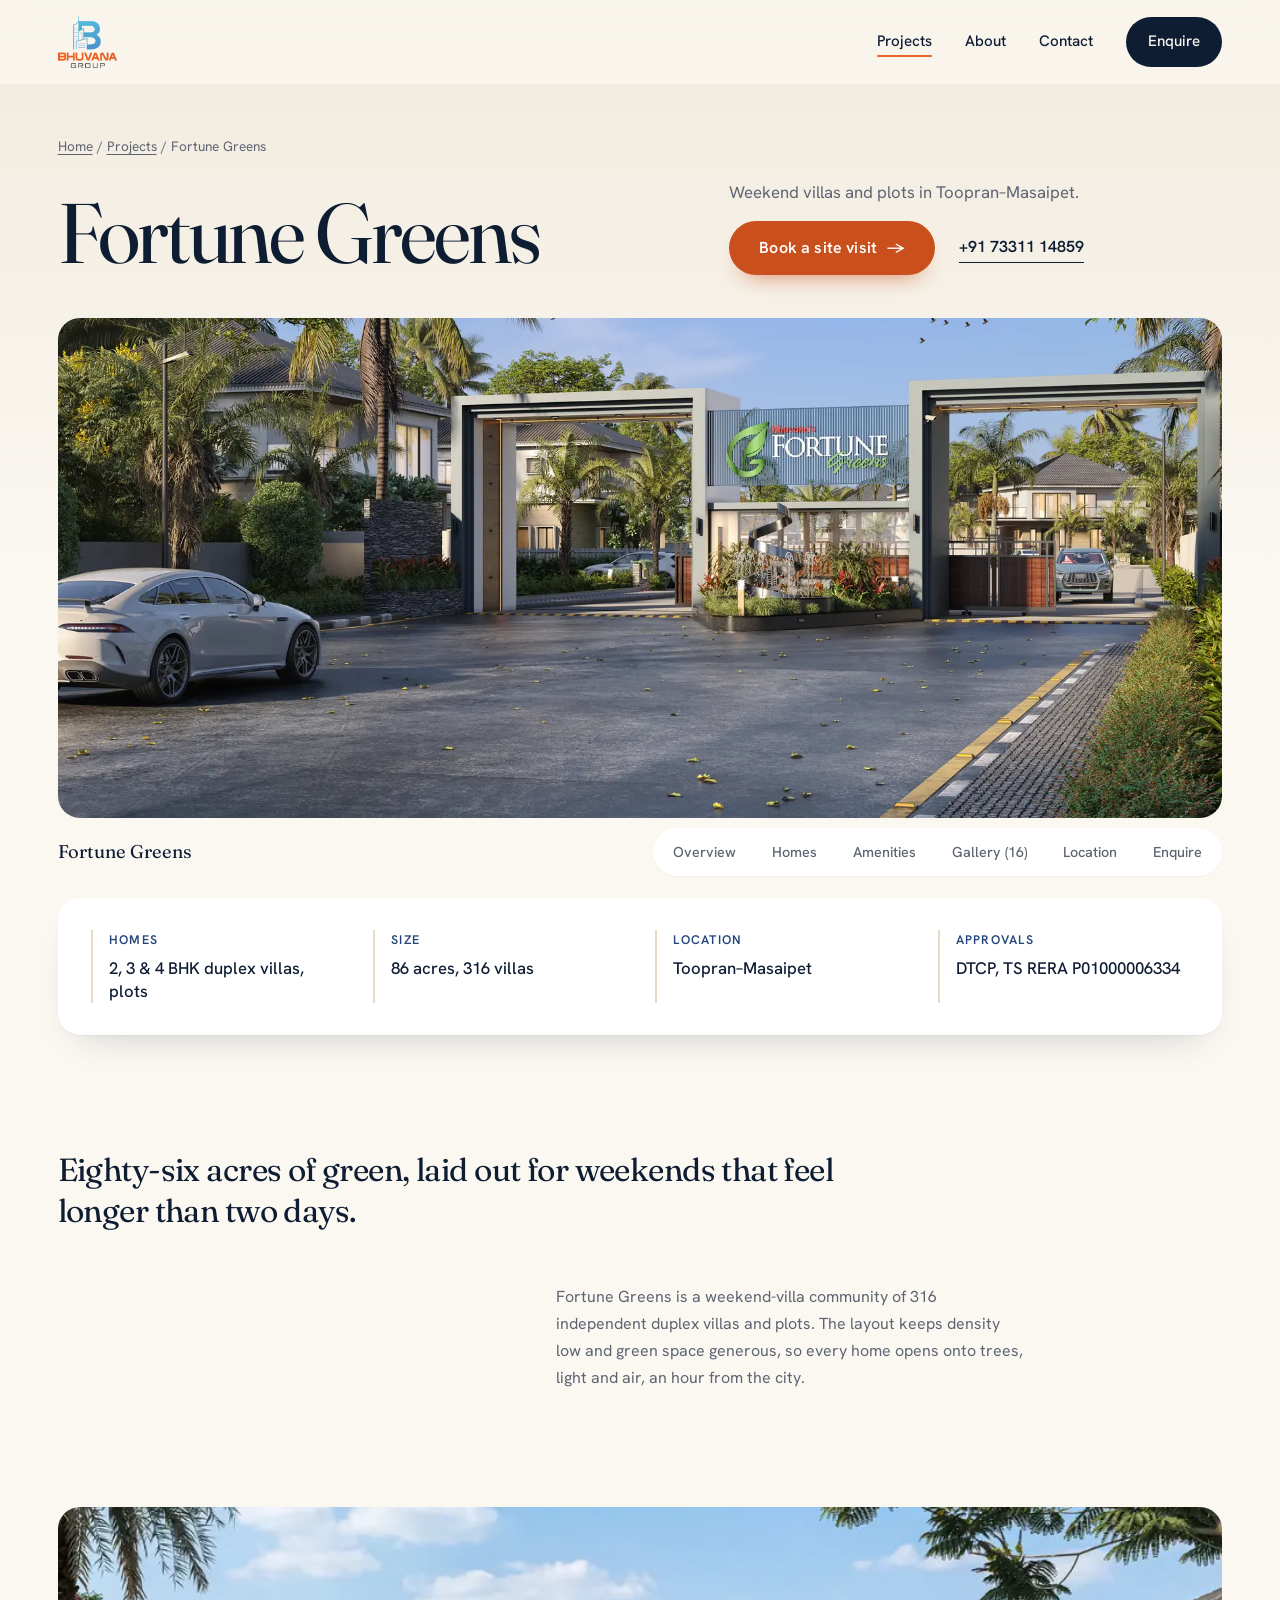
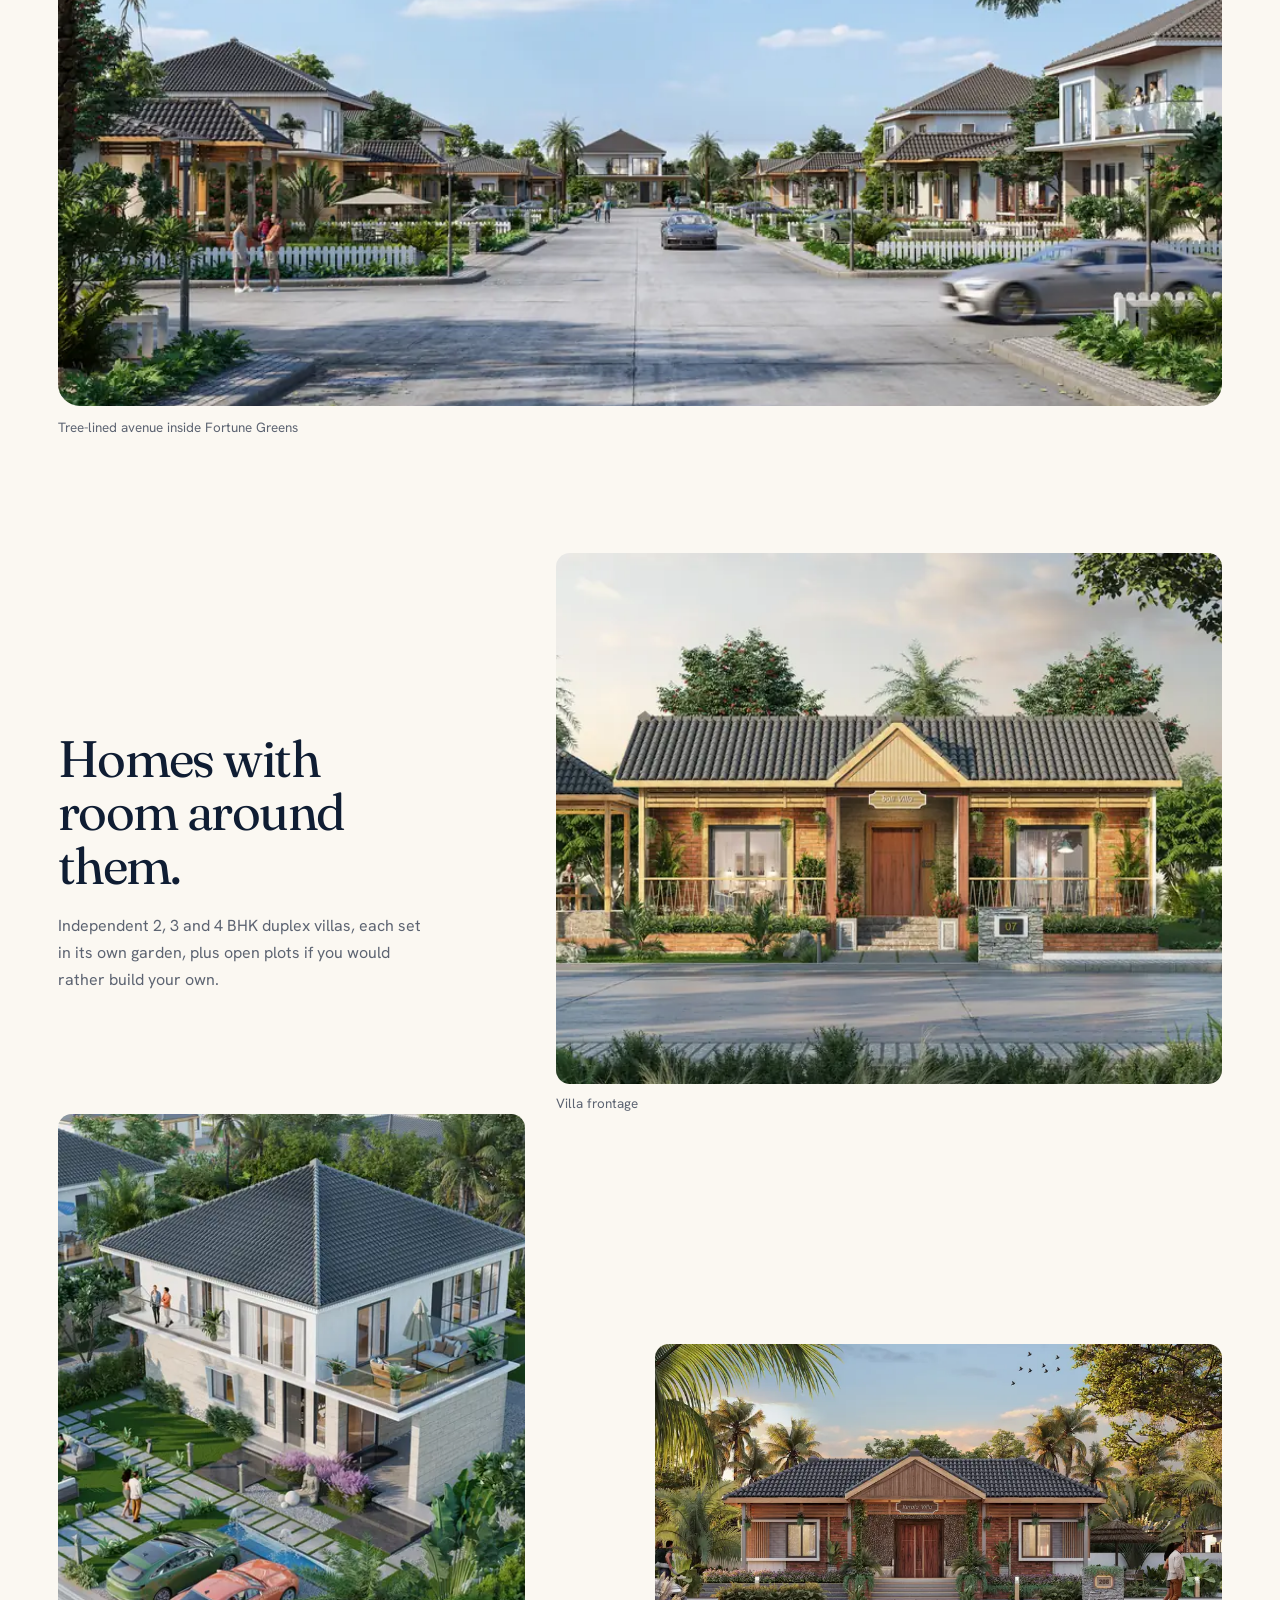
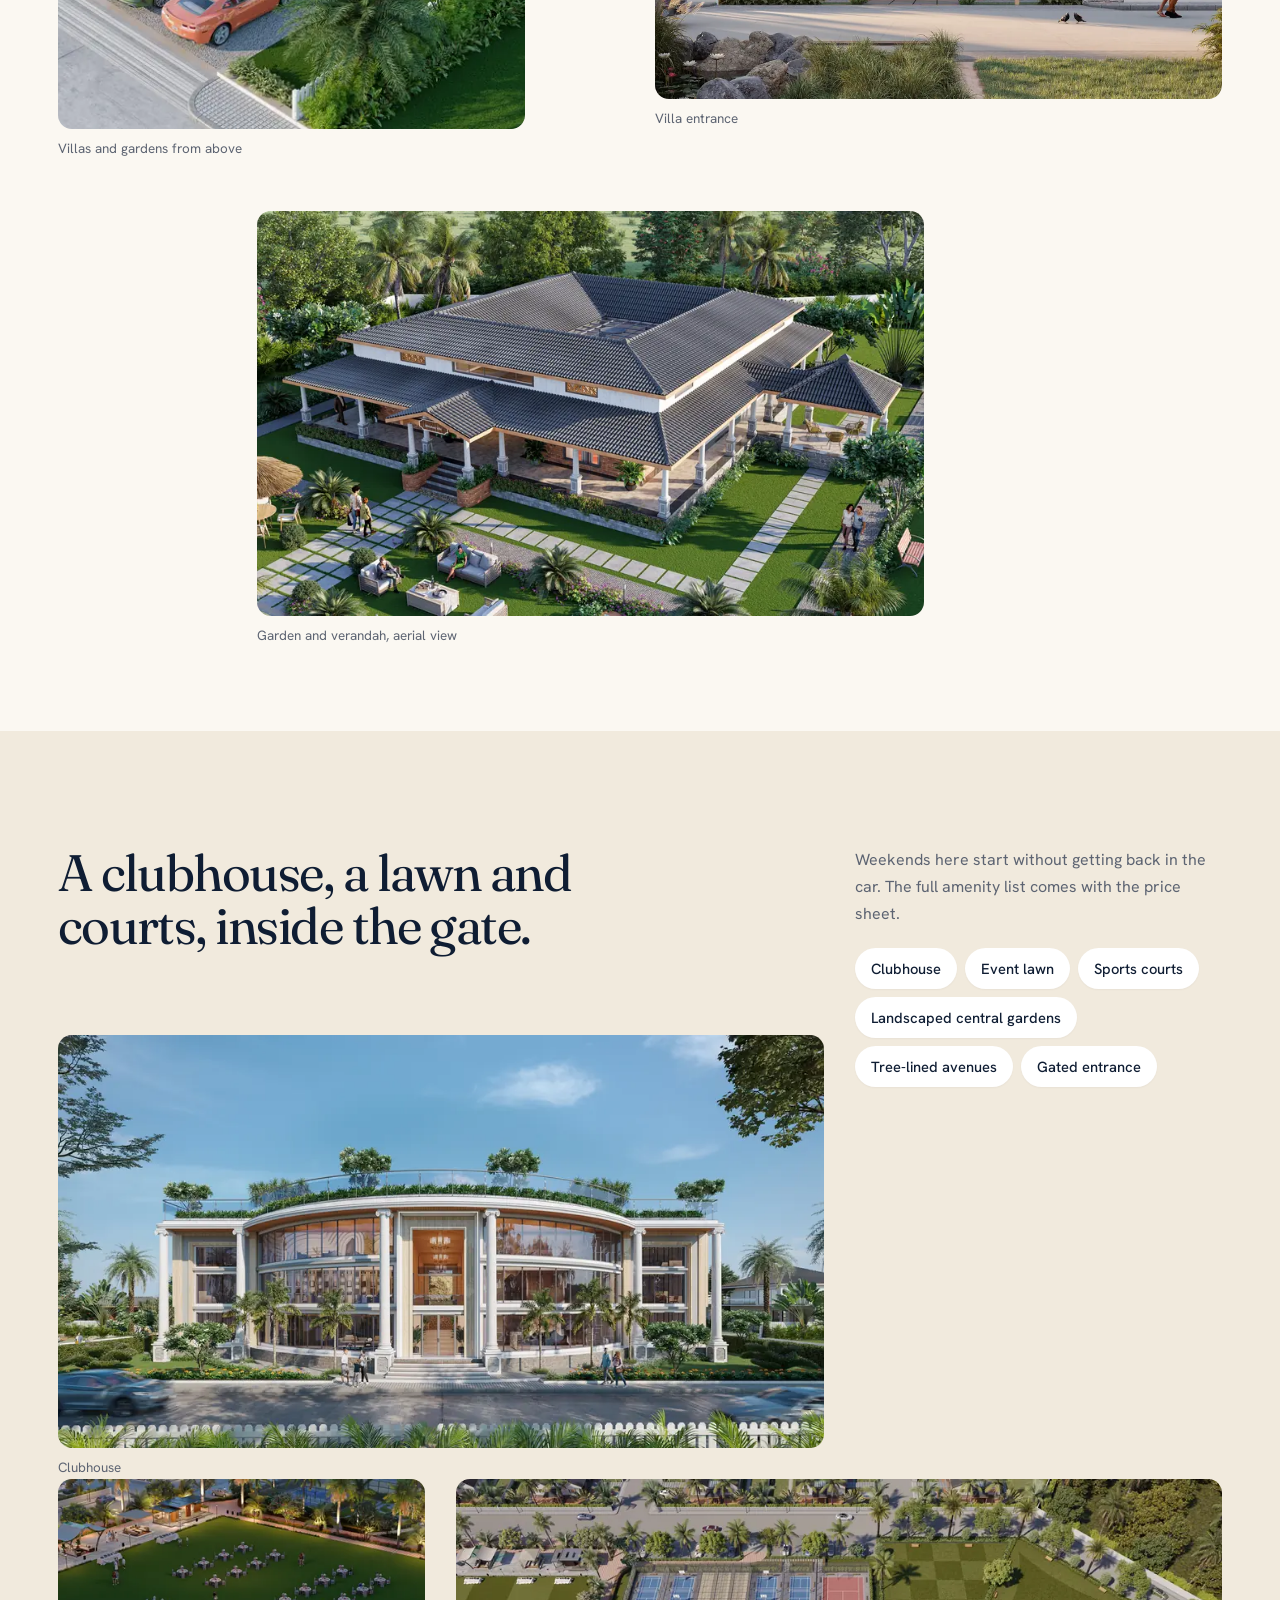
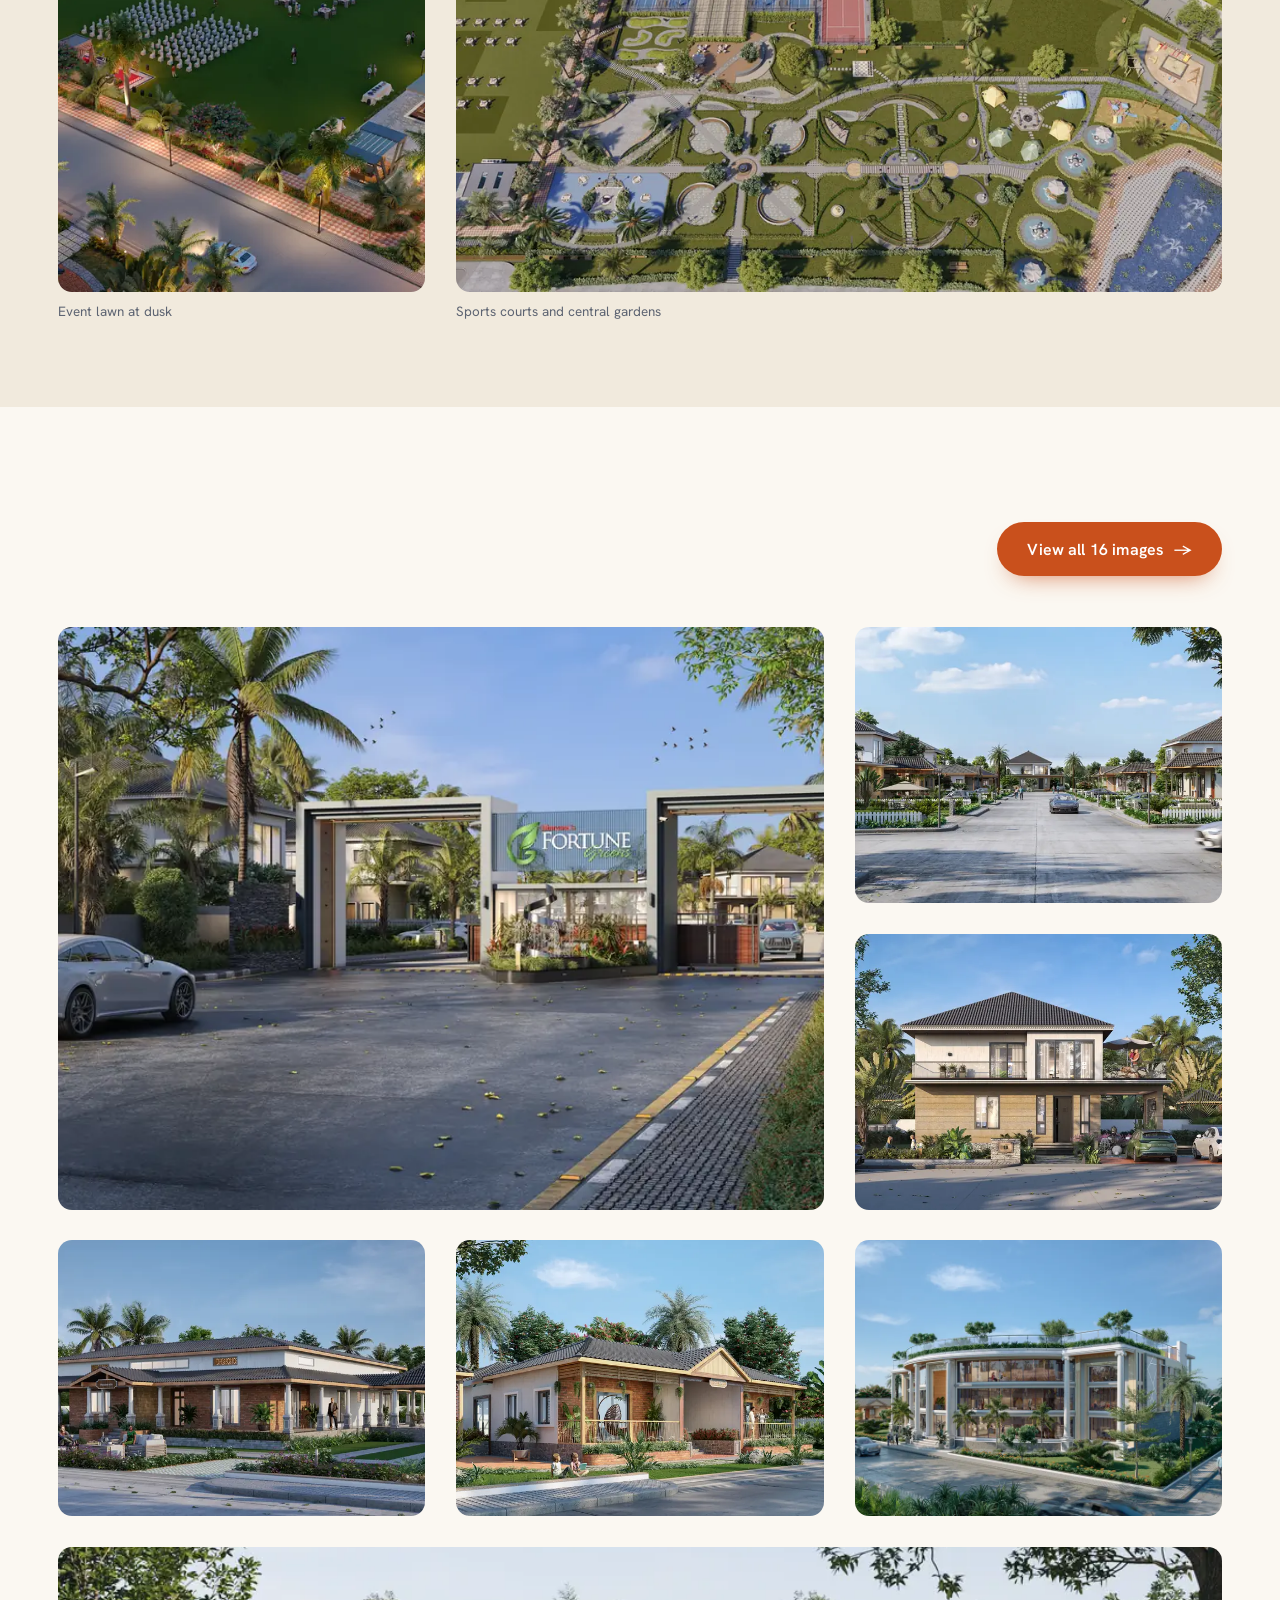
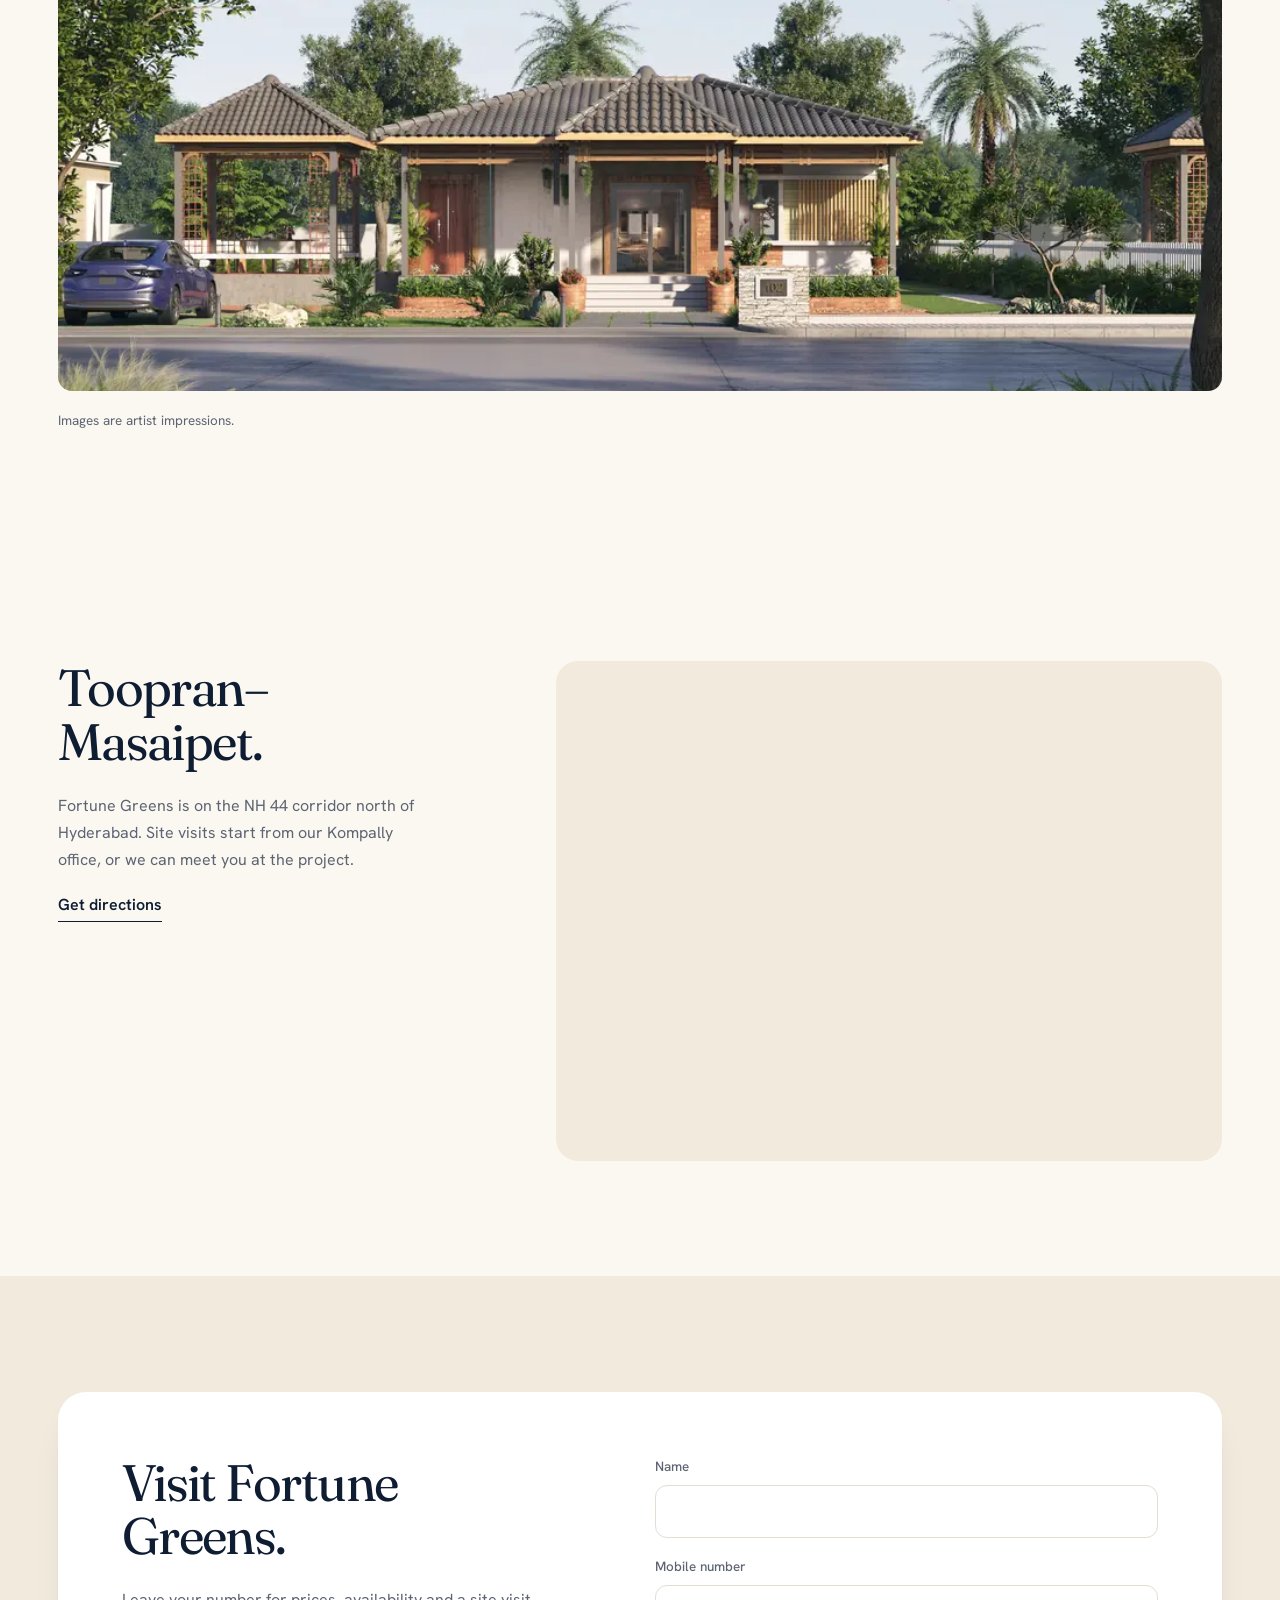
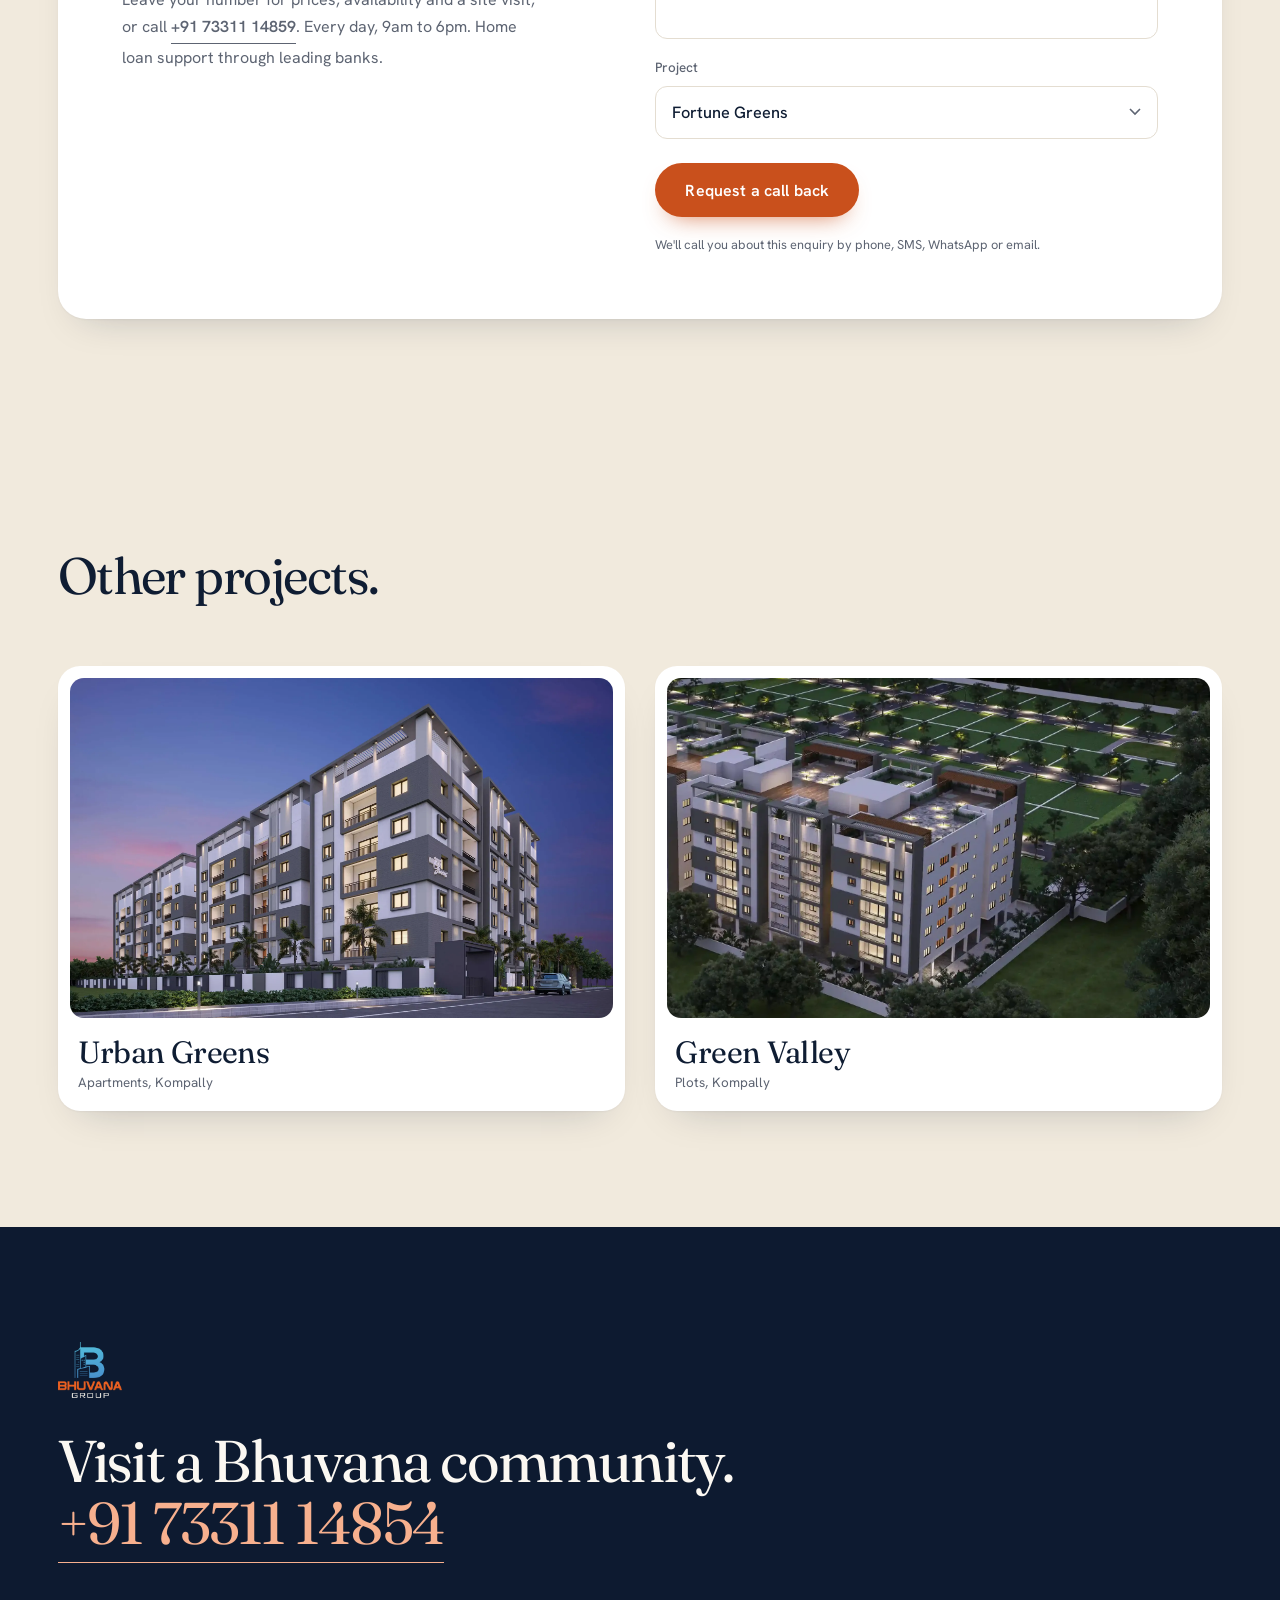
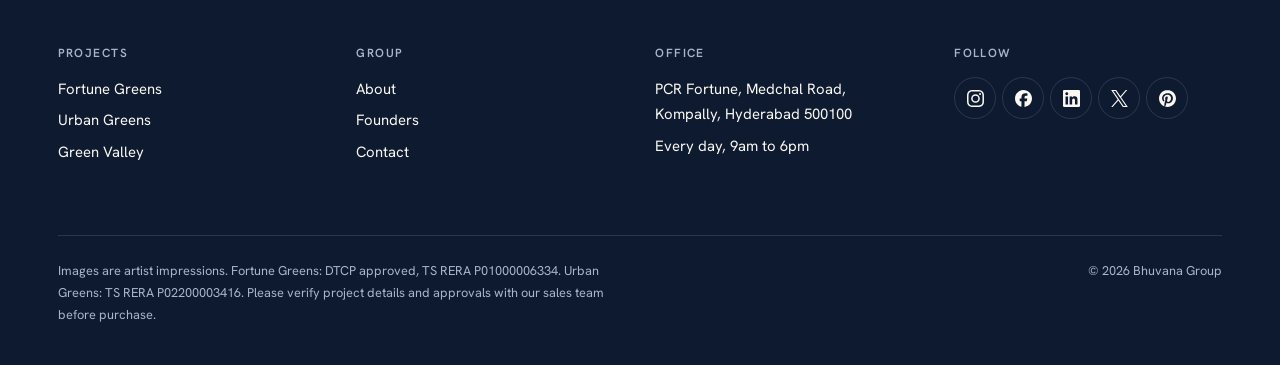
<file: bhuvana/fortune-greens.html>
<!doctype html>
<html lang="en">
<head>
<meta charset="utf-8">
<meta name="viewport" content="width=device-width, initial-scale=1, viewport-fit=cover">
<title>Fortune Greens | Villas and plots in Toopran–Masaipet | Bhuvana Group</title>
<meta name="description" content="Fortune Greens by Bhuvana Group. Fortune Greens is a weekend-villa community of 316 independent duplex villas and plots.">
<link rel="icon" href="favicon.ico" sizes="any">
<link rel="icon" href="icon-512.png" type="image/png">
<link rel="apple-touch-icon" href="apple-touch-icon.png">
<link rel="canonical" href="https://bhuvanagroup.com/fortune-greens.html">
<meta name="theme-color" content="#FBF8F2">
<meta property="og:type" content="website">
<meta property="og:title" content="Fortune Greens | Villas and plots in Toopran–Masaipet | Bhuvana Group">
<meta property="og:description" content="Fortune Greens by Bhuvana Group. Fortune Greens is a weekend-villa community of 316 independent duplex villas and plots.">
<meta property="og:url" content="https://bhuvanagroup.com/fortune-greens.html">
<meta property="og:image" content="https://api.bhuvanagroup.com/uploads/contactusImg/1744460688095.png">
<link rel="preconnect" href="https://fonts.googleapis.com">
<link rel="preconnect" href="https://fonts.gstatic.com" crossorigin>
<link href="https://fonts.googleapis.com/css2?family=Fraunces:ital,opsz,wght@0,9..144,300..500;1,9..144,300..500&family=Hanken+Grotesk:wght@400;500;600&display=swap" rel="stylesheet">
<script>document.documentElement.classList.add('js')</script>
<link rel="stylesheet" href="assets/site.css">
</head>
<body>
<svg width="0" height="0" style="position:absolute" aria-hidden="true">
<symbol id="i-badge-check" viewBox="0 0 24 24"><path d="M3.85 8.62a4 4 0 0 1 4.78-4.77 4 4 0 0 1 6.74 0 4 4 0 0 1 4.78 4.78 4 4 0 0 1 0 6.74 4 4 0 0 1-4.77 4.78 4 4 0 0 1-6.75 0 4 4 0 0 1-4.78-4.77 4 4 0 0 1 0-6.76Z" /> <path d="m16 9-5.5 5.5L8 12" /></symbol>
<symbol id="i-scale" viewBox="0 0 24 24"><path d="M12 3v18" /> <path d="m19 8 3 8a5 5 0 0 1-6 0zV7" /> <path d="M3 7h1a17 17 0 0 0 8-2 17 17 0 0 0 8 2h1" /> <path d="m5 8 3 8a5 5 0 0 1-6 0zV7" /> <path d="M7 21h10" /></symbol>
<symbol id="i-map-pin" viewBox="0 0 24 24"><path d="M20 10c0 4.993-5.539 10.193-7.399 11.799a1 1 0 0 1-1.202 0C9.539 20.193 4 14.993 4 10a8 8 0 0 1 16 0" /> <circle cx="12" cy="10" r="3" /></symbol>
<symbol id="i-sprout" viewBox="0 0 24 24"><path d="M14 9.536V7a4 4 0 0 1 4-4h1.5a.5.5 0 0 1 .5.5V5a4 4 0 0 1-4 4 4 4 0 0 0-4 4c0 2 1 3 1 5a5 5 0 0 1-1 3" /> <path d="M4 9a5 5 0 0 1 8 4 5 5 0 0 1-8-4" /> <path d="M5 21h14" /></symbol>
<symbol id="i-handshake" viewBox="0 0 24 24"><path d="m11 17 2 2a1 1 0 1 0 3-3" /> <path d="m14 14 2.5 2.5a1 1 0 1 0 3-3l-3.88-3.88a3 3 0 0 0-4.24 0l-.88.88a1 1 0 1 1-3-3l2.81-2.81a5.79 5.79 0 0 1 7.06-.87l.47.28a2 2 0 0 0 1.42.25L21 4" /> <path d="m21 3 1 11h-2" /> <path d="M3 3 2 14l6.5 6.5a1 1 0 1 0 3-3" /> <path d="M3 4h8" /></symbol>
<symbol id="i-sofa" viewBox="0 0 24 24"><path d="M20 9V6a2 2 0 0 0-2-2H6a2 2 0 0 0-2 2v3" /> <path d="M2 16a2 2 0 0 0 2 2h16a2 2 0 0 0 2-2v-5a2 2 0 0 0-4 0v1.5a.5.5 0 0 1-.5.5h-11a.5.5 0 0 1-.5-.5V11a2 2 0 0 0-4 0z" /> <path d="M4 18v2" /> <path d="M20 18v2" /> <path d="M12 4v9" /></symbol>
<symbol id="i-trees" viewBox="0 0 24 24"><path d="M10 10v.2A3 3 0 0 1 8.9 16H5a3 3 0 0 1-1-5.8V10a3 3 0 0 1 6 0Z" /> <path d="M7 16v6" /> <path d="M13 19v3" /> <path d="M12 19h8.3a1 1 0 0 0 .7-1.7L18 14h.3a1 1 0 0 0 .7-1.7L16 9h.2a1 1 0 0 0 .8-1.7L13 3l-1.4 1.5" /></symbol>
<symbol id="i-shield-check" viewBox="0 0 24 24"><path d="M20 13c0 5-3.5 7.5-7.66 8.95a1 1 0 0 1-.67-.01C7.5 20.5 4 18 4 13V6a1 1 0 0 1 1-1c2 0 4.5-1.2 6.24-2.72a1.17 1.17 0 0 1 1.52 0C14.51 3.81 17 5 19 5a1 1 0 0 1 1 1z" /> <path d="m9 12 2 2 4-4" /></symbol>
<symbol id="i-toy-brick" viewBox="0 0 24 24"><rect width="18" height="12" x="3" y="8" rx="1" /> <path d="M10 8V5c0-.6-.4-1-1-1H6a1 1 0 0 0-1 1v3" /> <path d="M19 8V5c0-.6-.4-1-1-1h-3a1 1 0 0 0-1 1v3" /></symbol>
<symbol id="i-heart-pulse" viewBox="0 0 24 24"><path d="M2 9.5a5.5 5.5 0 0 1 9.591-3.676.56.56 0 0 0 .818 0A5.49 5.49 0 0 1 22 9.5c0 2.29-1.5 4-3 5.5l-5.492 5.313a2 2 0 0 1-3 .019L5 15c-1.5-1.5-3-3.2-3-5.5" /> <path d="M3.22 13H9.5l.5-1 2 4.5 2-7 1.5 3.5h5.27" /></symbol>
<symbol id="i-droplets" viewBox="0 0 24 24"><path d="M7 16.3c2.2 0 4-1.83 4-4.05 0-1.16-.57-2.26-1.71-3.19S7.29 6.75 7 5.3c-.29 1.45-1.14 2.84-2.29 3.76S3 11.1 3 12.25c0 2.22 1.8 4.05 4 4.05z" /> <path d="M12.56 6.6A10.97 10.97 0 0 0 14 3.02c.5 2.5 2 4.9 4 6.5s3 3.5 3 5.5a6.98 6.98 0 0 1-11.91 4.97" /></symbol>
<symbol id="i-phone" viewBox="0 0 24 24"><path d="M13.832 16.568a1 1 0 0 0 1.213-.303l.355-.465A2 2 0 0 1 17 15h3a2 2 0 0 1 2 2v3a2 2 0 0 1-2 2A18 18 0 0 1 2 4a2 2 0 0 1 2-2h3a2 2 0 0 1 2 2v3a2 2 0 0 1-.8 1.6l-.468.351a1 1 0 0 0-.292 1.233 14 14 0 0 0 6.392 6.384" /></symbol>
<symbol id="i-clock" viewBox="0 0 24 24"><circle cx="12" cy="12" r="10" /> <path d="M12 6v6l4 2" /></symbol>
<symbol id="b-instagram" viewBox="0 0 24 24"><path d="M7.0301.084c-1.2768.0602-2.1487.264-2.911.5634-.7888.3075-1.4575.72-2.1228 1.3877-.6652.6677-1.075 1.3368-1.3802 2.127-.2954.7638-.4956 1.6365-.552 2.914-.0564 1.2775-.0689 1.6882-.0626 4.947.0062 3.2586.0206 3.6671.0825 4.9473.061 1.2765.264 2.1482.5635 2.9107.308.7889.72 1.4573 1.388 2.1228.6679.6655 1.3365 1.0743 2.1285 1.38.7632.295 1.6361.4961 2.9134.552 1.2773.056 1.6884.069 4.9462.0627 3.2578-.0062 3.668-.0207 4.9478-.0814 1.28-.0607 2.147-.2652 2.9098-.5633.7889-.3086 1.4578-.72 2.1228-1.3881.665-.6682 1.0745-1.3378 1.3795-2.1284.2957-.7632.4966-1.636.552-2.9124.056-1.2809.0692-1.6898.063-4.948-.0063-3.2583-.021-3.6668-.0817-4.9465-.0607-1.2797-.264-2.1487-.5633-2.9117-.3084-.7889-.72-1.4568-1.3876-2.1228C21.2982 1.33 20.628.9208 19.8378.6165 19.074.321 18.2017.1197 16.9244.0645 15.6471.0093 15.236-.005 11.977.0014 8.718.0076 8.31.0215 7.0301.0839m.1402 21.6932c-1.17-.0509-1.8053-.2453-2.2287-.408-.5606-.216-.96-.4771-1.3819-.895-.422-.4178-.6811-.8186-.9-1.378-.1644-.4234-.3624-1.058-.4171-2.228-.0595-1.2645-.072-1.6442-.079-4.848-.007-3.2037.0053-3.583.0607-4.848.05-1.169.2456-1.805.408-2.2282.216-.5613.4762-.96.895-1.3816.4188-.4217.8184-.6814 1.3783-.9003.423-.1651 1.0575-.3614 2.227-.4171 1.2655-.06 1.6447-.072 4.848-.079 3.2033-.007 3.5835.005 4.8495.0608 1.169.0508 1.8053.2445 2.228.408.5608.216.96.4754 1.3816.895.4217.4194.6816.8176.9005 1.3787.1653.4217.3617 1.056.4169 2.2263.0602 1.2655.0739 1.645.0796 4.848.0058 3.203-.0055 3.5834-.061 4.848-.051 1.17-.245 1.8055-.408 2.2294-.216.5604-.4763.96-.8954 1.3814-.419.4215-.8181.6811-1.3783.9-.4224.1649-1.0577.3617-2.2262.4174-1.2656.0595-1.6448.072-4.8493.079-3.2045.007-3.5825-.006-4.848-.0608M16.953 5.5864A1.44 1.44 0 1 0 18.39 4.144a1.44 1.44 0 0 0-1.437 1.4424M5.8385 12.012c.0067 3.4032 2.7706 6.1557 6.173 6.1493 3.4026-.0065 6.157-2.7701 6.1506-6.1733-.0065-3.4032-2.771-6.1565-6.174-6.1498-3.403.0067-6.156 2.771-6.1496 6.1738M8 12.0077a4 4 0 1 1 4.008 3.9921A3.9996 3.9996 0 0 1 8 12.0077"/></symbol>
<symbol id="b-facebook" viewBox="0 0 24 24"><path d="M9.101 23.691v-7.98H6.627v-3.667h2.474v-1.58c0-4.085 1.848-5.978 5.858-5.978.401 0 .955.042 1.468.103a8.68 8.68 0 0 1 1.141.195v3.325a8.623 8.623 0 0 0-.653-.036 26.805 26.805 0 0 0-.733-.009c-.707 0-1.259.096-1.675.309a1.686 1.686 0 0 0-.679.622c-.258.42-.374.995-.374 1.752v1.297h3.919l-.386 2.103-.287 1.564h-3.246v8.245C19.396 23.238 24 18.179 24 12.044c0-6.627-5.373-12-12-12s-12 5.373-12 12c0 5.628 3.874 10.35 9.101 11.647Z"/></symbol>
<symbol id="b-x" viewBox="0 0 24 24"><path d="M14.234 10.162 22.977 0h-2.072l-7.591 8.824L7.251 0H.258l9.168 13.343L.258 24H2.33l8.016-9.318L16.749 24h6.993zm-2.837 3.299-.929-1.329L3.076 1.56h3.182l5.965 8.532.929 1.329 7.754 11.09h-3.182z"/></symbol>
<symbol id="b-pinterest" viewBox="0 0 24 24"><path d="M12.017 0C5.396 0 .029 5.367.029 11.987c0 5.079 3.158 9.417 7.618 11.162-.105-.949-.199-2.403.041-3.439.219-.937 1.406-5.957 1.406-5.957s-.359-.72-.359-1.781c0-1.663.967-2.911 2.168-2.911 1.024 0 1.518.769 1.518 1.688 0 1.029-.653 2.567-.992 3.992-.285 1.193.6 2.165 1.775 2.165 2.128 0 3.768-2.245 3.768-5.487 0-2.861-2.063-4.869-5.008-4.869-3.41 0-5.409 2.562-5.409 5.199 0 1.033.394 2.143.889 2.741.099.12.112.225.085.345-.09.375-.293 1.199-.334 1.363-.053.225-.172.271-.401.165-1.495-.69-2.433-2.878-2.433-4.646 0-3.776 2.748-7.252 7.92-7.252 4.158 0 7.392 2.967 7.392 6.923 0 4.135-2.607 7.462-6.233 7.462-1.214 0-2.354-.629-2.758-1.379l-.749 2.848c-.269 1.045-1.004 2.352-1.498 3.146 1.123.345 2.306.535 3.55.535 6.607 0 11.985-5.365 11.985-11.987C23.97 5.39 18.592.026 11.985.026L12.017 0z"/></symbol>
<symbol id="b-linkedin" viewBox="0 0 24 24"><path d="M20.447 20.452h-3.554v-5.569c0-1.328-.027-3.037-1.852-3.037-1.853 0-2.136 1.445-2.136 2.939v5.667H9.351V9h3.414v1.561h.046c.477-.9 1.637-1.85 3.37-1.85 3.601 0 4.267 2.37 4.267 5.455v6.286zM5.337 7.433c-1.144 0-2.063-.926-2.063-2.065 0-1.138.92-2.063 2.063-2.063 1.14 0 2.064.925 2.064 2.063 0 1.139-.925 2.065-2.064 2.065zm1.782 13.019H3.555V9h3.564v11.452zM22.225 0H1.771C.792 0 0 .774 0 1.729v20.542C0 23.227.792 24 1.771 24h20.451C23.2 24 24 23.227 24 22.271V1.729C24 .774 23.2 0 22.222 0h.003z"/></symbol>
</svg>
<header id="hdr">
  <div class="w bar">
    <a class="logo" href="index.html" aria-label="Bhuvana Group home"><img class="lt" src="assets/img/logo-light.png" alt="Bhuvana Group" width="57" height="50"><img class="dk" src="assets/img/logo.png" alt="" width="57" height="50"></a>
    <nav class="nav" aria-label="Primary">
      <div class="dd"><a href="projects.html" aria-current="page">Projects</a><div class="menu"><a href="fortune-greens.html">Fortune Greens<small>Villas and plots, Toopran–Masaipet</small></a><a href="urban-greens.html">Urban Greens<small>Apartments, Kompally</small></a><a href="green-valley.html">Green Valley<small>Plots, Kompally</small></a></div></div>
      <a href="about.html">About</a>
      <a href="contact.html">Contact</a>
      <a class="enq" href="contact.html" data-lead>Enquire</a>
    </nav>
    <button class="burger" id="burger" aria-expanded="false" aria-controls="mnav">Menu</button>
  </div>
  <nav class="mnav" id="mnav" aria-label="Mobile"><a href="projects.html">Projects</a><a class="sub" href="fortune-greens.html">Fortune Greens</a><a class="sub" href="urban-greens.html">Urban Greens</a><a class="sub" href="green-valley.html">Green Valley</a><a href="about.html">About</a><a href="contact.html">Contact</a><p class="cap">Call <a href="tel:+917331114854" style="display:inline;font:inherit;border:0;padding:0">+91 73311 14854</a>, every day 9am to 6pm</p></nav>
</header>

<main id="main">
<section class="phero"><div class="w">
  <div class="ph-t">
    <nav class="crumbs" aria-label="Breadcrumb"><a href="index.html">Home</a> / <a href="projects.html">Projects</a> / <span aria-current="page">Fortune Greens</span></nav>
    <h1 class="d1">Fortune Greens</h1>
    <div class="sub"><span>Weekend villas and plots in Toopran–Masaipet.</span><button class="btn" data-lead="Fortune Greens">Book a site visit</button><a class="ul" href="tel:+917331114859">+91 73311 14859</a></div>
  </div>
  <figure class="ph-img"><img src="assets/img/fg/fg-entrance-2000.webp" srcset="assets/img/fg/fg-entrance-1000.webp 1000w, assets/img/fg/fg-entrance-2000.webp 2000w" sizes="100vw" alt="Entrance gate at Fortune Greens" fetchpriority="high" style="object-position:50% 58%"></figure>
</div></section>

<nav class="pnav" aria-label="On this page"><div class="w"><span class="pn">Fortune Greens</span><div class="pl"><a href="#overview">Overview</a><a href="#homes">Homes</a><a href="#amenities">Amenities</a><a href="#gallery">Gallery (16)</a><a href="#location">Location</a><a href="#enquire">Enquire</a></div></div></nav>

<section class="facts" aria-label="Key facts"><div class="w"><dl class="g"><div><dt>Homes</dt><dd>2, 3 & 4 BHK duplex villas, plots</dd></div><div><dt>Size</dt><dd>86 acres, 316 villas</dd></div><div><dt>Location</dt><dd>Toopran–Masaipet</dd></div><div><dt>Approvals</dt><dd>DTCP, TS RERA P01000006334</dd></div></dl></div></section>

<section class="sec pintro" id="overview"><div class="w g">
  <p class="stmt">Eighty-six acres of green, laid out for weekends that feel longer than two days.</p>
  <p class="body">Fortune Greens is a weekend-villa community of 316 independent duplex villas and plots. The layout keeps density low and green space generous, so every home opens onto trees, light and air, an hour from the city.</p>
</div>
<div class="w" style="margin-top:var(--sec)"><figure class="plate bleed ovimg"><img src="assets/img/fg/fg-avenue-2000.webp" srcset="assets/img/fg/fg-avenue-1000.webp 1000w, assets/img/fg/fg-avenue-2000.webp 2000w" sizes="(max-width:900px) 100vw, 60vw" alt="Tree-lined avenue inside Fortune Greens" loading="lazy"></figure><p class="cap" style="margin-top:12px">Tree-lined avenue inside Fortune Greens</p></div>
</section>

<section class="sec homes" id="homes" style="padding-top:0"><div class="w g">
  <div class="htxt"><h2 class="d2">Homes with room around them.</h2><p style="color:var(--mute)">Independent 2, 3 and 4 BHK duplex villas, each set in its own garden, plus open plots if you would rather build your own.</p><button class="ul" data-lead="Fortune Greens">Ask for floor plans and prices</button></div>
  <figure class="h1"><button type="button" data-view="Villa frontage" data-group="fortune-greens" data-full="assets/img/fg/fg-villa-frontage-2000.webp" aria-label="Enlarge: Villa frontage"><img src="assets/img/fg/fg-villa-frontage-2000.webp" srcset="assets/img/fg/fg-villa-frontage-1000.webp 1000w, assets/img/fg/fg-villa-frontage-2000.webp 2000w" sizes="(max-width:900px) 100vw, 60vw" alt="Villa frontage" loading="lazy"></button><figcaption class="cap">Villa frontage</figcaption></figure>
  <figure class="h2"><button type="button" data-view="Villas and gardens from above" data-group="fortune-greens" data-full="assets/img/fg/fg-villas-aerial-2000.webp" aria-label="Enlarge: Villas and gardens from above"><img src="assets/img/fg/fg-villas-aerial-2000.webp" srcset="assets/img/fg/fg-villas-aerial-1000.webp 1000w, assets/img/fg/fg-villas-aerial-2000.webp 2000w" sizes="(max-width:900px) 100vw, 60vw" alt="Villas and gardens from above" loading="lazy"></button><figcaption class="cap">Villas and gardens from above</figcaption></figure>
  <figure class="h3"><button type="button" data-view="Villa entrance" data-group="fortune-greens" data-full="assets/img/fg/fg-villa-single-2000.webp" aria-label="Enlarge: Villa entrance"><img src="assets/img/fg/fg-villa-single-2000.webp" srcset="assets/img/fg/fg-villa-single-1000.webp 1000w, assets/img/fg/fg-villa-single-2000.webp 2000w" sizes="(max-width:900px) 100vw, 60vw" alt="Villa entrance" loading="lazy"></button><figcaption class="cap">Villa entrance</figcaption></figure>
  <figure class="h4"><button type="button" data-view="Garden and verandah, aerial view" data-group="fortune-greens" data-full="assets/img/fg/fg-villa-garden-2000.webp" aria-label="Enlarge: Garden and verandah, aerial view"><img src="assets/img/fg/fg-villa-garden-2000.webp" srcset="assets/img/fg/fg-villa-garden-1000.webp 1000w, assets/img/fg/fg-villa-garden-2000.webp 2000w" sizes="(max-width:900px) 100vw, 60vw" alt="Garden and verandah, aerial view" loading="lazy"></button><figcaption class="cap">Garden and verandah, aerial view</figcaption></figure>
</div></section>

<section class="sec dark club" id="amenities"><div class="w g">
  <h2 class="d2 ch">A clubhouse, a lawn and courts, inside the gate.</h2>
  <div class="ctx"><p>Weekends here start without getting back in the car. The full amenity list comes with the price sheet.</p><ul><li>Clubhouse</li><li>Event lawn</li><li>Sports courts</li><li>Landscaped central gardens</li><li>Tree-lined avenues</li><li>Gated entrance</li></ul></div>
  <figure class="cm"><button type="button" data-view="Clubhouse" data-group="fortune-greens" data-full="assets/img/fg/fg-clubhouse-2000.webp" aria-label="Enlarge: Clubhouse"><img src="assets/img/fg/fg-clubhouse-2000.webp" srcset="assets/img/fg/fg-clubhouse-1000.webp 1000w, assets/img/fg/fg-clubhouse-2000.webp 2000w" sizes="(max-width:900px) 100vw, 60vw" alt="Clubhouse" loading="lazy"></button><figcaption class="cap">Clubhouse</figcaption></figure>
  <figure class="cs1"><button type="button" data-view="Event lawn at dusk" data-group="fortune-greens" data-full="assets/img/fg/fg-event-lawn-2000.webp" aria-label="Enlarge: Event lawn at dusk"><img src="assets/img/fg/fg-event-lawn-2000.webp" srcset="assets/img/fg/fg-event-lawn-1000.webp 1000w, assets/img/fg/fg-event-lawn-2000.webp 2000w" sizes="(max-width:900px) 100vw, 60vw" alt="Event lawn at dusk" loading="lazy"></button><figcaption class="cap">Event lawn at dusk</figcaption></figure>
  <figure class="cs2"><button type="button" data-view="Sports courts and central gardens" data-group="fortune-greens" data-full="assets/img/fg/fg-aerial-courts-2000.webp" aria-label="Enlarge: Sports courts and central gardens"><img src="assets/img/fg/fg-aerial-courts-2000.webp" srcset="assets/img/fg/fg-aerial-courts-1000.webp 1000w, assets/img/fg/fg-aerial-courts-2000.webp 2000w" sizes="(max-width:900px) 100vw, 60vw" alt="Sports courts and central gardens" loading="lazy"></button><figcaption class="cap">Sports courts and central gardens</figcaption></figure>
</div></section>

<section class="sec gal" id="gallery"><div class="w">
  <div class="ghead"><h2 class="d2">Gallery.</h2><button class="btn" type="button" data-open="fortune-greens">View all 16 images</button></div>
  <div class="g grid n7"><figure class="gi gi1"><button type="button" data-view="Entrance gate" data-group="fortune-greens" data-full="assets/img/fg/fg-entrance-2000.webp" aria-label="Enlarge: Entrance gate"><img src="assets/img/fg/fg-entrance-2000.webp" srcset="assets/img/fg/fg-entrance-1000.webp 1000w, assets/img/fg/fg-entrance-2000.webp 2000w" sizes="(max-width:900px) 100vw, 60vw" alt="Entrance gate" loading="lazy"></button><figcaption class="cap">Entrance gate</figcaption></figure><figure class="gi gi2"><button type="button" data-view="Main avenue" data-group="fortune-greens" data-full="assets/img/fg/fg-avenue-2000.webp" aria-label="Enlarge: Main avenue"><img src="assets/img/fg/fg-avenue-2000.webp" srcset="assets/img/fg/fg-avenue-1000.webp 1000w, assets/img/fg/fg-avenue-2000.webp 2000w" sizes="(max-width:900px) 100vw, 60vw" alt="Main avenue" loading="lazy"></button><figcaption class="cap">Main avenue</figcaption></figure><figure class="gi gi3"><button type="button" data-view="Two-storey villa" data-group="fortune-greens" data-full="assets/img/fg/fg-villa-two-storey-2000.webp" aria-label="Enlarge: Two-storey villa"><img src="assets/img/fg/fg-villa-two-storey-2000.webp" srcset="assets/img/fg/fg-villa-two-storey-1000.webp 1000w, assets/img/fg/fg-villa-two-storey-2000.webp 2000w" sizes="(max-width:900px) 100vw, 60vw" alt="Two-storey villa" loading="lazy"></button><figcaption class="cap">Two-storey villa</figcaption></figure><figure class="gi gi4"><button type="button" data-view="Verandah living" data-group="fortune-greens" data-full="assets/img/fg/fg-verandah-2000.webp" aria-label="Enlarge: Verandah living"><img src="assets/img/fg/fg-verandah-2000.webp" srcset="assets/img/fg/fg-verandah-1000.webp 1000w, assets/img/fg/fg-verandah-2000.webp 2000w" sizes="(max-width:900px) 100vw, 60vw" alt="Verandah living" loading="lazy"></button><figcaption class="cap">Verandah living</figcaption></figure><figure class="gi gi5"><button type="button" data-view="Villa street" data-group="fortune-greens" data-full="assets/img/fg/fg-villa-street-2000.webp" aria-label="Enlarge: Villa street"><img src="assets/img/fg/fg-villa-street-2000.webp" srcset="assets/img/fg/fg-villa-street-1000.webp 1000w, assets/img/fg/fg-villa-street-2000.webp 2000w" sizes="(max-width:900px) 100vw, 60vw" alt="Villa street" loading="lazy"></button><figcaption class="cap">Villa street</figcaption></figure><figure class="gi gi6"><button type="button" data-view="Clubhouse corner" data-group="fortune-greens" data-full="assets/img/fg/fg-clubhouse-corner-2000.webp" aria-label="Enlarge: Clubhouse corner"><img src="assets/img/fg/fg-clubhouse-corner-2000.webp" srcset="assets/img/fg/fg-clubhouse-corner-1000.webp 1000w, assets/img/fg/fg-clubhouse-corner-2000.webp 2000w" sizes="(max-width:900px) 100vw, 60vw" alt="Clubhouse corner" loading="lazy"></button><figcaption class="cap">Clubhouse corner</figcaption></figure><figure class="gi gi7"><button type="button" data-view="Villa porch" data-group="fortune-greens" data-full="assets/img/fg/fg-villa-porch-2000.webp" aria-label="Enlarge: Villa porch"><img src="assets/img/fg/fg-villa-porch-2000.webp" srcset="assets/img/fg/fg-villa-porch-1000.webp 1000w, assets/img/fg/fg-villa-porch-2000.webp 2000w" sizes="(max-width:900px) 100vw, 60vw" alt="Villa porch" loading="lazy"></button><figcaption class="cap">Villa porch</figcaption></figure><button hidden type="button" data-view="Villa with skylight, aerial view" data-group="fortune-greens" data-full="assets/img/fg/fg-villa-skylight-2000.webp"></button><button hidden type="button" data-view="Villa lane from above" data-group="fortune-greens" data-full="assets/img/fg/fg-villas-street-aerial-2000.webp"></button><button hidden type="button" data-view="Villa frontage" data-group="fortune-greens" data-full="assets/img/fg/fg-villa-frontage-2000.webp"></button><button hidden type="button" data-view="Villas and gardens from above" data-group="fortune-greens" data-full="assets/img/fg/fg-villas-aerial-2000.webp"></button><button hidden type="button" data-view="Villa entrance" data-group="fortune-greens" data-full="assets/img/fg/fg-villa-single-2000.webp"></button><button hidden type="button" data-view="Garden and verandah, aerial view" data-group="fortune-greens" data-full="assets/img/fg/fg-villa-garden-2000.webp"></button><button hidden type="button" data-view="Clubhouse" data-group="fortune-greens" data-full="assets/img/fg/fg-clubhouse-2000.webp"></button><button hidden type="button" data-view="Event lawn at dusk" data-group="fortune-greens" data-full="assets/img/fg/fg-event-lawn-2000.webp"></button><button hidden type="button" data-view="Sports courts and central gardens" data-group="fortune-greens" data-full="assets/img/fg/fg-aerial-courts-2000.webp"></button></div>
  <p class="cap" style="margin-top:20px">Images are artist impressions.</p>
</div></section>

<section class="sec" id="location"><div class="w g where">
  <div class="wtx"><h2 class="d2">Toopran–Masaipet.</h2>
  <div class="txt"><p style="color:var(--mute)">Fortune Greens is on the NH 44 corridor north of Hyderabad. Site visits start from our Kompally office, or we can meet you at the project.</p><a class="ul" href="https://www.google.com/maps/dir/?api=1&destination=Bhuvana+Fortune+Greens+Masaipet" target="_blank" rel="noopener">Get directions</a></div></div>
  <div class="map"><iframe title="Fortune Greens location" loading="lazy" referrerpolicy="no-referrer-when-downgrade" src="https://www.google.com/maps?q=Bhuvana+Fortune+Greens+Masaipet&output=embed"></iframe></div>
</div></section>

<section class="sec enqband tint" id="enquire"><div class="w g"><div class="panel">
  <div class="etx"><h2 class="d2">Visit Fortune Greens.</h2>
  <div class="txt"><p>Leave your number for prices, availability and a site visit, or call <a class="ul" href="tel:+917331114859">+91 73311 14859</a>. Every day, 9am to 6pm. Home loan support through leading banks.</p></div></div>
  <form class="enqf" novalidate>
      <div class="fields enqf">
        <label>Name<input name="name" autocomplete="name" required minlength="2"></label>
        <label>Mobile number<input name="phone" type="tel" inputmode="tel" autocomplete="tel" required pattern="[0-9+() -]{10,16}"></label>
        <label>Project<select name="project"><option>Not decided yet</option><option selected>Fortune Greens</option><option>Urban Greens</option><option>Green Valley</option></select></label>
        <button class="btn" type="submit">Request a call back</button>
        <p class="note">We'll call you about this enquiry by phone, SMS, WhatsApp or email.</p>
      </div>
      <div class="thanks" hidden role="status" aria-live="polite"><h3>Thank you.</h3><p>Our team will call you within one working day.</p><button class="btn again" type="button">Send another enquiry</button></div>
    </form>
</div></div></section>

<section class="sec next tint"><div class="w g"><h2 class="d2">Other projects.</h2><a href="urban-greens.html"><div class="pic"><img src="assets/img/urban-greens-dusk.webp" alt="Urban Greens apartments at dusk with landscaped frontage" loading="lazy" style="object-position:50% 55%"></div><h3>Urban Greens</h3><p class="cap">Apartments, Kompally</p></a><a href="green-valley.html"><div class="pic"><img src="assets/img/green-valley.webp" alt="Green Valley plotted layout in Kompally with lit avenues" loading="lazy" style="object-position:50% 50%"></div><h3>Green Valley</h3><p class="cap">Plots, Kompally</p></a></div></section>
</main>

<footer>
  <div class="w g">
    <a class="logo-f" href="index.html" aria-label="Bhuvana Group home"><img src="assets/img/logo-light.png" alt="Bhuvana Group" width="64" height="56" loading="lazy"></a>
    <p class="big">Visit a Bhuvana community.<br><a href="tel:+917331114854">+91 73311 14854</a></p>
    <div class="cols">
      <div><h4>Projects</h4><a href="fortune-greens.html">Fortune Greens</a><a href="urban-greens.html">Urban Greens</a><a href="green-valley.html">Green Valley</a></div>
      <div><h4>Group</h4><a href="about.html">About</a><a href="about.html#founders">Founders</a><a href="contact.html">Contact</a></div>
      <div><h4>Office</h4><p>PCR Fortune, Medchal Road,<br>Kompally, Hyderabad 500100</p><p>Every day, 9am to 6pm</p></div>
      <div><h4>Follow</h4><div class="social"><a href="https://www.instagram.com/bhuvanagroup" rel="noopener" target="_blank" aria-label="Instagram"><svg class="ib" aria-hidden="true"><use href="#b-instagram"/></svg></a><a href="https://www.facebook.com/bhuvanagroup" rel="noopener" target="_blank" aria-label="Facebook"><svg class="ib" aria-hidden="true"><use href="#b-facebook"/></svg></a><a href="https://www.linkedin.com/company/bhuvanagroup" rel="noopener" target="_blank" aria-label="LinkedIn"><svg class="ib" aria-hidden="true"><use href="#b-linkedin"/></svg></a><a href="https://x.com/BhuvanaGroup" rel="noopener" target="_blank" aria-label="X"><svg class="ib" aria-hidden="true"><use href="#b-x"/></svg></a><a href="https://in.pinterest.com/Bhuvanagroup" rel="noopener" target="_blank" aria-label="Pinterest"><svg class="ib" aria-hidden="true"><use href="#b-pinterest"/></svg></a></div></div>
    </div>
    <div class="legal"><p>Images are artist impressions. Fortune Greens: DTCP approved, TS RERA P01000006334. Urban Greens: TS RERA P02200003416. Please verify project details and approvals with our sales team before purchase.</p><span>© <span id="y">2026</span> Bhuvana Group</span></div>
  </div>
</footer>

<div class="sticky" id="sticky"><a href="tel:+917331114854">Call</a><button data-lead>Enquire</button></div>

<dialog class="lead" id="lead" aria-labelledby="leadT">
  <button class="x" data-close aria-label="Close">×</button>
  <div class="side"><img src="assets/img/fg/fg-verandah-2000.webp" srcset="assets/img/fg/fg-verandah-1000.webp 1000w, assets/img/fg/fg-verandah-2000.webp 2000w" sizes="(max-width:900px) 100vw, 60vw" alt="" loading="lazy"><h2 id="leadT">Come and see it for yourself.</h2></div>
  <div class="body"><p>Leave your number and we'll call with prices, availability and a time for a site visit.</p><form class="enqf" novalidate>
      <div class="fields enqf">
        <label>Name<input name="name" autocomplete="name" required minlength="2"></label>
        <label>Mobile number<input name="phone" type="tel" inputmode="tel" autocomplete="tel" required pattern="[0-9+() -]{10,16}"></label>
        <label>Project<select name="project"><option>Not decided yet</option><option>Fortune Greens</option><option>Urban Greens</option><option>Green Valley</option></select></label>
        <button class="btn" type="submit">Request a call back</button>
        <p class="note">We'll call you about this enquiry by phone, SMS, WhatsApp or email.</p>
      </div>
      <div class="thanks" hidden role="status" aria-live="polite"><h3>Thank you.</h3><p>Our team will call you within one working day.</p><button class="btn" type="button" data-close>Close</button></div>
    </form></div>
</dialog>

<dialog class="viewer" id="viewer" aria-label="Image viewer"><button class="x" data-close aria-label="Close">×</button><button class="vn prev" aria-label="Previous image">‹</button><button class="vn next" aria-label="Next image">›</button><figure><img id="vimg" alt=""><figcaption id="vcap"></figcaption></figure></dialog>

<script src="assets/site.js"></script>
</body>
</html>
</file>
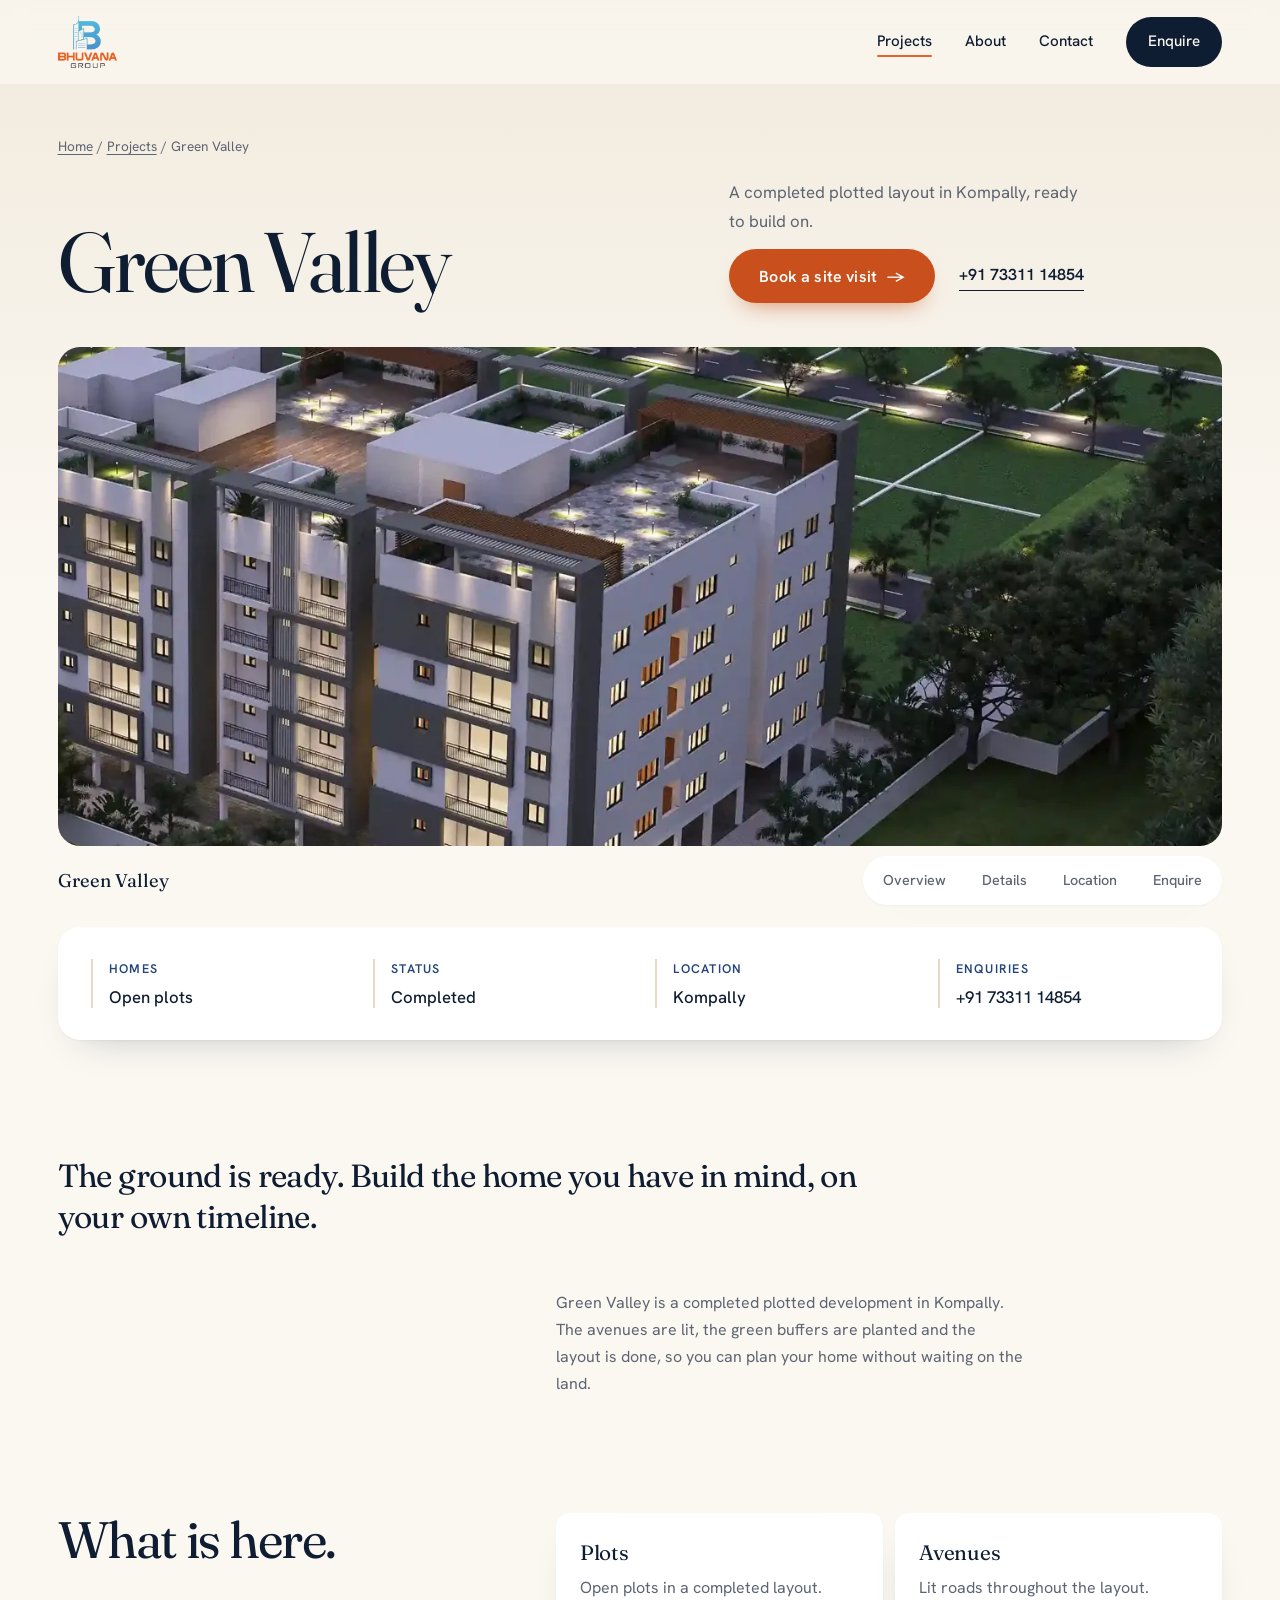
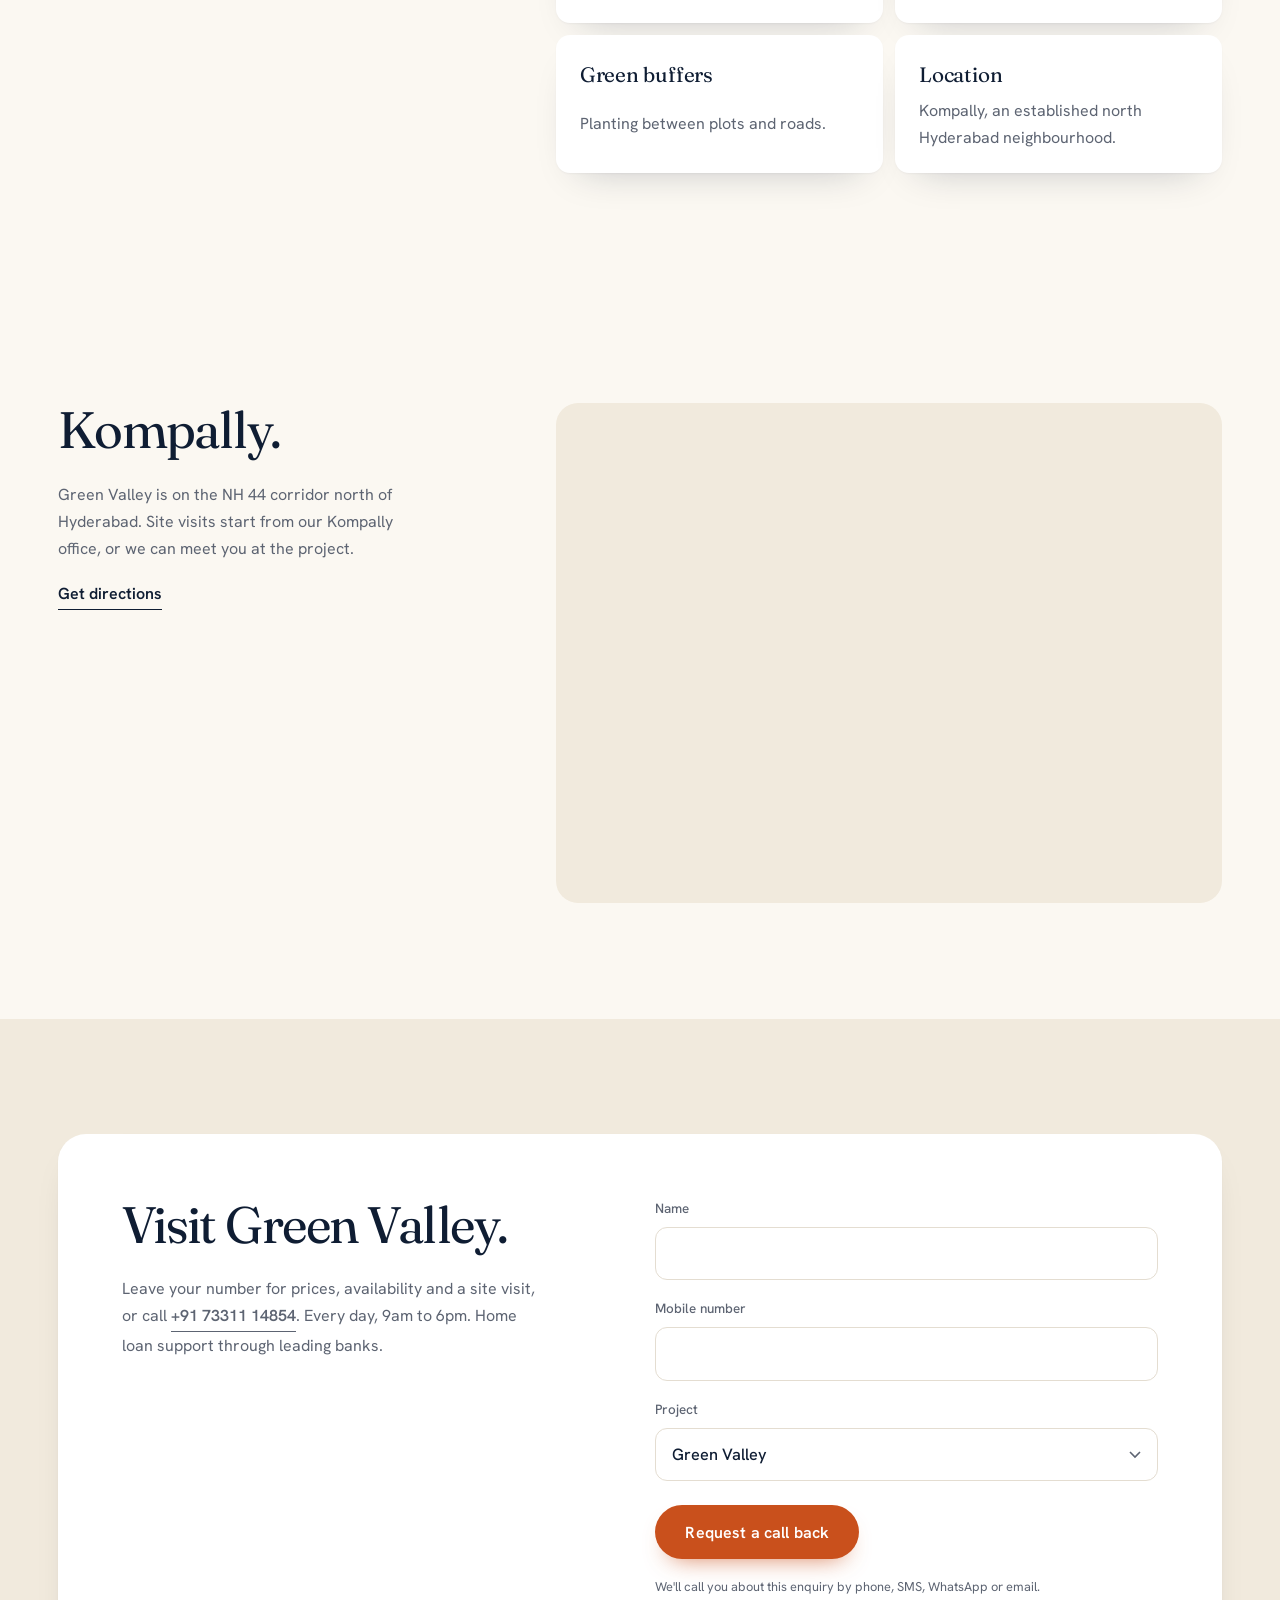
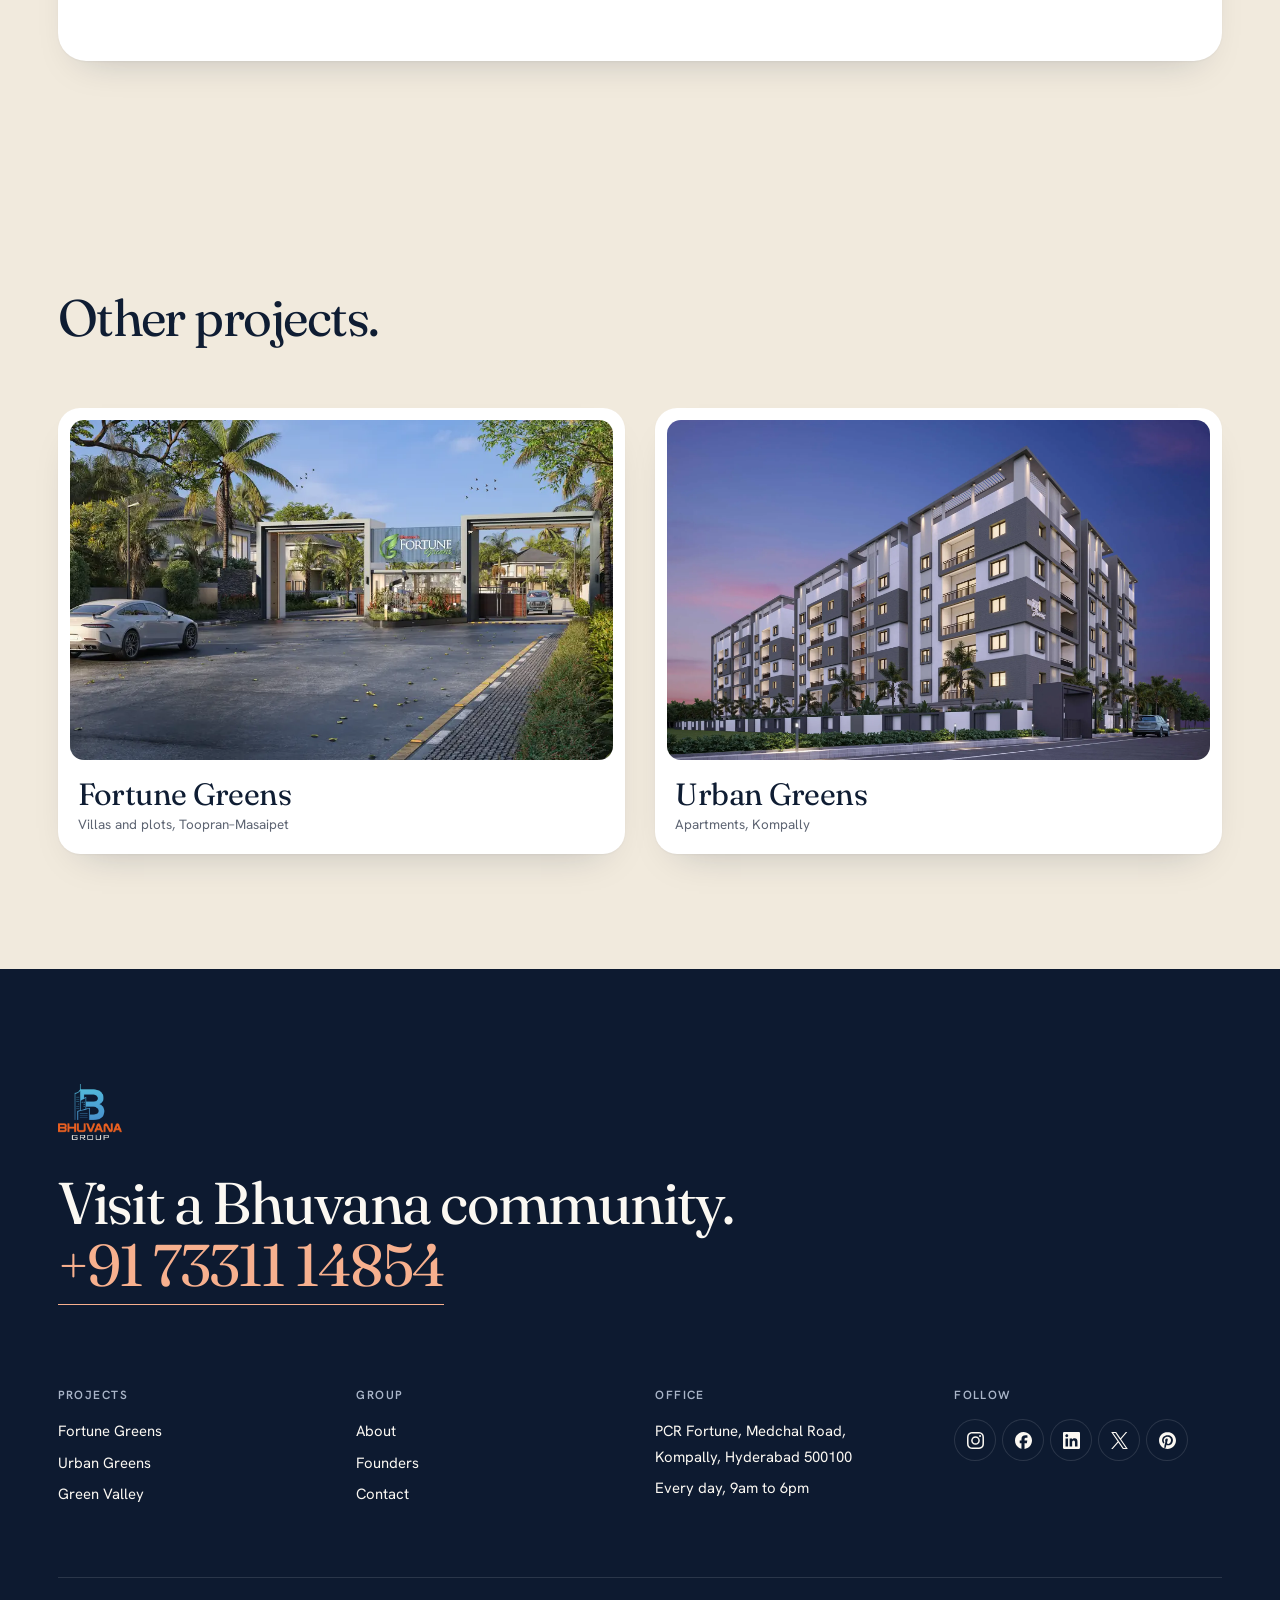
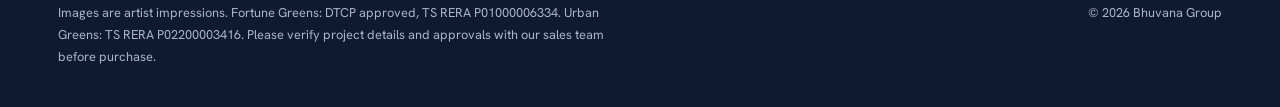
<file: bhuvana/green-valley.html>
<!doctype html>
<html lang="en">
<head>
<meta charset="utf-8">
<meta name="viewport" content="width=device-width, initial-scale=1, viewport-fit=cover">
<title>Green Valley | Plots in Kompally | Bhuvana Group</title>
<meta name="description" content="Green Valley by Bhuvana Group. Green Valley is a completed plotted development in Kompally.">
<link rel="icon" href="favicon.ico" sizes="any">
<link rel="icon" href="icon-512.png" type="image/png">
<link rel="apple-touch-icon" href="apple-touch-icon.png">
<link rel="canonical" href="https://bhuvanagroup.com/green-valley.html">
<meta name="theme-color" content="#FBF8F2">
<meta property="og:type" content="website">
<meta property="og:title" content="Green Valley | Plots in Kompally | Bhuvana Group">
<meta property="og:description" content="Green Valley by Bhuvana Group. Green Valley is a completed plotted development in Kompally.">
<meta property="og:url" content="https://bhuvanagroup.com/green-valley.html">
<meta property="og:image" content="https://api.bhuvanagroup.com/uploads/contactusImg/1744460688095.png">
<link rel="preconnect" href="https://fonts.googleapis.com">
<link rel="preconnect" href="https://fonts.gstatic.com" crossorigin>
<link href="https://fonts.googleapis.com/css2?family=Fraunces:ital,opsz,wght@0,9..144,300..500;1,9..144,300..500&family=Hanken+Grotesk:wght@400;500;600&display=swap" rel="stylesheet">
<script>document.documentElement.classList.add('js')</script>
<link rel="stylesheet" href="assets/site.css">
</head>
<body>
<svg width="0" height="0" style="position:absolute" aria-hidden="true">
<symbol id="i-badge-check" viewBox="0 0 24 24"><path d="M3.85 8.62a4 4 0 0 1 4.78-4.77 4 4 0 0 1 6.74 0 4 4 0 0 1 4.78 4.78 4 4 0 0 1 0 6.74 4 4 0 0 1-4.77 4.78 4 4 0 0 1-6.75 0 4 4 0 0 1-4.78-4.77 4 4 0 0 1 0-6.76Z" /> <path d="m16 9-5.5 5.5L8 12" /></symbol>
<symbol id="i-scale" viewBox="0 0 24 24"><path d="M12 3v18" /> <path d="m19 8 3 8a5 5 0 0 1-6 0zV7" /> <path d="M3 7h1a17 17 0 0 0 8-2 17 17 0 0 0 8 2h1" /> <path d="m5 8 3 8a5 5 0 0 1-6 0zV7" /> <path d="M7 21h10" /></symbol>
<symbol id="i-map-pin" viewBox="0 0 24 24"><path d="M20 10c0 4.993-5.539 10.193-7.399 11.799a1 1 0 0 1-1.202 0C9.539 20.193 4 14.993 4 10a8 8 0 0 1 16 0" /> <circle cx="12" cy="10" r="3" /></symbol>
<symbol id="i-sprout" viewBox="0 0 24 24"><path d="M14 9.536V7a4 4 0 0 1 4-4h1.5a.5.5 0 0 1 .5.5V5a4 4 0 0 1-4 4 4 4 0 0 0-4 4c0 2 1 3 1 5a5 5 0 0 1-1 3" /> <path d="M4 9a5 5 0 0 1 8 4 5 5 0 0 1-8-4" /> <path d="M5 21h14" /></symbol>
<symbol id="i-handshake" viewBox="0 0 24 24"><path d="m11 17 2 2a1 1 0 1 0 3-3" /> <path d="m14 14 2.5 2.5a1 1 0 1 0 3-3l-3.88-3.88a3 3 0 0 0-4.24 0l-.88.88a1 1 0 1 1-3-3l2.81-2.81a5.79 5.79 0 0 1 7.06-.87l.47.28a2 2 0 0 0 1.42.25L21 4" /> <path d="m21 3 1 11h-2" /> <path d="M3 3 2 14l6.5 6.5a1 1 0 1 0 3-3" /> <path d="M3 4h8" /></symbol>
<symbol id="i-sofa" viewBox="0 0 24 24"><path d="M20 9V6a2 2 0 0 0-2-2H6a2 2 0 0 0-2 2v3" /> <path d="M2 16a2 2 0 0 0 2 2h16a2 2 0 0 0 2-2v-5a2 2 0 0 0-4 0v1.5a.5.5 0 0 1-.5.5h-11a.5.5 0 0 1-.5-.5V11a2 2 0 0 0-4 0z" /> <path d="M4 18v2" /> <path d="M20 18v2" /> <path d="M12 4v9" /></symbol>
<symbol id="i-trees" viewBox="0 0 24 24"><path d="M10 10v.2A3 3 0 0 1 8.9 16H5a3 3 0 0 1-1-5.8V10a3 3 0 0 1 6 0Z" /> <path d="M7 16v6" /> <path d="M13 19v3" /> <path d="M12 19h8.3a1 1 0 0 0 .7-1.7L18 14h.3a1 1 0 0 0 .7-1.7L16 9h.2a1 1 0 0 0 .8-1.7L13 3l-1.4 1.5" /></symbol>
<symbol id="i-shield-check" viewBox="0 0 24 24"><path d="M20 13c0 5-3.5 7.5-7.66 8.95a1 1 0 0 1-.67-.01C7.5 20.5 4 18 4 13V6a1 1 0 0 1 1-1c2 0 4.5-1.2 6.24-2.72a1.17 1.17 0 0 1 1.52 0C14.51 3.81 17 5 19 5a1 1 0 0 1 1 1z" /> <path d="m9 12 2 2 4-4" /></symbol>
<symbol id="i-toy-brick" viewBox="0 0 24 24"><rect width="18" height="12" x="3" y="8" rx="1" /> <path d="M10 8V5c0-.6-.4-1-1-1H6a1 1 0 0 0-1 1v3" /> <path d="M19 8V5c0-.6-.4-1-1-1h-3a1 1 0 0 0-1 1v3" /></symbol>
<symbol id="i-heart-pulse" viewBox="0 0 24 24"><path d="M2 9.5a5.5 5.5 0 0 1 9.591-3.676.56.56 0 0 0 .818 0A5.49 5.49 0 0 1 22 9.5c0 2.29-1.5 4-3 5.5l-5.492 5.313a2 2 0 0 1-3 .019L5 15c-1.5-1.5-3-3.2-3-5.5" /> <path d="M3.22 13H9.5l.5-1 2 4.5 2-7 1.5 3.5h5.27" /></symbol>
<symbol id="i-droplets" viewBox="0 0 24 24"><path d="M7 16.3c2.2 0 4-1.83 4-4.05 0-1.16-.57-2.26-1.71-3.19S7.29 6.75 7 5.3c-.29 1.45-1.14 2.84-2.29 3.76S3 11.1 3 12.25c0 2.22 1.8 4.05 4 4.05z" /> <path d="M12.56 6.6A10.97 10.97 0 0 0 14 3.02c.5 2.5 2 4.9 4 6.5s3 3.5 3 5.5a6.98 6.98 0 0 1-11.91 4.97" /></symbol>
<symbol id="i-phone" viewBox="0 0 24 24"><path d="M13.832 16.568a1 1 0 0 0 1.213-.303l.355-.465A2 2 0 0 1 17 15h3a2 2 0 0 1 2 2v3a2 2 0 0 1-2 2A18 18 0 0 1 2 4a2 2 0 0 1 2-2h3a2 2 0 0 1 2 2v3a2 2 0 0 1-.8 1.6l-.468.351a1 1 0 0 0-.292 1.233 14 14 0 0 0 6.392 6.384" /></symbol>
<symbol id="i-clock" viewBox="0 0 24 24"><circle cx="12" cy="12" r="10" /> <path d="M12 6v6l4 2" /></symbol>
<symbol id="b-instagram" viewBox="0 0 24 24"><path d="M7.0301.084c-1.2768.0602-2.1487.264-2.911.5634-.7888.3075-1.4575.72-2.1228 1.3877-.6652.6677-1.075 1.3368-1.3802 2.127-.2954.7638-.4956 1.6365-.552 2.914-.0564 1.2775-.0689 1.6882-.0626 4.947.0062 3.2586.0206 3.6671.0825 4.9473.061 1.2765.264 2.1482.5635 2.9107.308.7889.72 1.4573 1.388 2.1228.6679.6655 1.3365 1.0743 2.1285 1.38.7632.295 1.6361.4961 2.9134.552 1.2773.056 1.6884.069 4.9462.0627 3.2578-.0062 3.668-.0207 4.9478-.0814 1.28-.0607 2.147-.2652 2.9098-.5633.7889-.3086 1.4578-.72 2.1228-1.3881.665-.6682 1.0745-1.3378 1.3795-2.1284.2957-.7632.4966-1.636.552-2.9124.056-1.2809.0692-1.6898.063-4.948-.0063-3.2583-.021-3.6668-.0817-4.9465-.0607-1.2797-.264-2.1487-.5633-2.9117-.3084-.7889-.72-1.4568-1.3876-2.1228C21.2982 1.33 20.628.9208 19.8378.6165 19.074.321 18.2017.1197 16.9244.0645 15.6471.0093 15.236-.005 11.977.0014 8.718.0076 8.31.0215 7.0301.0839m.1402 21.6932c-1.17-.0509-1.8053-.2453-2.2287-.408-.5606-.216-.96-.4771-1.3819-.895-.422-.4178-.6811-.8186-.9-1.378-.1644-.4234-.3624-1.058-.4171-2.228-.0595-1.2645-.072-1.6442-.079-4.848-.007-3.2037.0053-3.583.0607-4.848.05-1.169.2456-1.805.408-2.2282.216-.5613.4762-.96.895-1.3816.4188-.4217.8184-.6814 1.3783-.9003.423-.1651 1.0575-.3614 2.227-.4171 1.2655-.06 1.6447-.072 4.848-.079 3.2033-.007 3.5835.005 4.8495.0608 1.169.0508 1.8053.2445 2.228.408.5608.216.96.4754 1.3816.895.4217.4194.6816.8176.9005 1.3787.1653.4217.3617 1.056.4169 2.2263.0602 1.2655.0739 1.645.0796 4.848.0058 3.203-.0055 3.5834-.061 4.848-.051 1.17-.245 1.8055-.408 2.2294-.216.5604-.4763.96-.8954 1.3814-.419.4215-.8181.6811-1.3783.9-.4224.1649-1.0577.3617-2.2262.4174-1.2656.0595-1.6448.072-4.8493.079-3.2045.007-3.5825-.006-4.848-.0608M16.953 5.5864A1.44 1.44 0 1 0 18.39 4.144a1.44 1.44 0 0 0-1.437 1.4424M5.8385 12.012c.0067 3.4032 2.7706 6.1557 6.173 6.1493 3.4026-.0065 6.157-2.7701 6.1506-6.1733-.0065-3.4032-2.771-6.1565-6.174-6.1498-3.403.0067-6.156 2.771-6.1496 6.1738M8 12.0077a4 4 0 1 1 4.008 3.9921A3.9996 3.9996 0 0 1 8 12.0077"/></symbol>
<symbol id="b-facebook" viewBox="0 0 24 24"><path d="M9.101 23.691v-7.98H6.627v-3.667h2.474v-1.58c0-4.085 1.848-5.978 5.858-5.978.401 0 .955.042 1.468.103a8.68 8.68 0 0 1 1.141.195v3.325a8.623 8.623 0 0 0-.653-.036 26.805 26.805 0 0 0-.733-.009c-.707 0-1.259.096-1.675.309a1.686 1.686 0 0 0-.679.622c-.258.42-.374.995-.374 1.752v1.297h3.919l-.386 2.103-.287 1.564h-3.246v8.245C19.396 23.238 24 18.179 24 12.044c0-6.627-5.373-12-12-12s-12 5.373-12 12c0 5.628 3.874 10.35 9.101 11.647Z"/></symbol>
<symbol id="b-x" viewBox="0 0 24 24"><path d="M14.234 10.162 22.977 0h-2.072l-7.591 8.824L7.251 0H.258l9.168 13.343L.258 24H2.33l8.016-9.318L16.749 24h6.993zm-2.837 3.299-.929-1.329L3.076 1.56h3.182l5.965 8.532.929 1.329 7.754 11.09h-3.182z"/></symbol>
<symbol id="b-pinterest" viewBox="0 0 24 24"><path d="M12.017 0C5.396 0 .029 5.367.029 11.987c0 5.079 3.158 9.417 7.618 11.162-.105-.949-.199-2.403.041-3.439.219-.937 1.406-5.957 1.406-5.957s-.359-.72-.359-1.781c0-1.663.967-2.911 2.168-2.911 1.024 0 1.518.769 1.518 1.688 0 1.029-.653 2.567-.992 3.992-.285 1.193.6 2.165 1.775 2.165 2.128 0 3.768-2.245 3.768-5.487 0-2.861-2.063-4.869-5.008-4.869-3.41 0-5.409 2.562-5.409 5.199 0 1.033.394 2.143.889 2.741.099.12.112.225.085.345-.09.375-.293 1.199-.334 1.363-.053.225-.172.271-.401.165-1.495-.69-2.433-2.878-2.433-4.646 0-3.776 2.748-7.252 7.92-7.252 4.158 0 7.392 2.967 7.392 6.923 0 4.135-2.607 7.462-6.233 7.462-1.214 0-2.354-.629-2.758-1.379l-.749 2.848c-.269 1.045-1.004 2.352-1.498 3.146 1.123.345 2.306.535 3.55.535 6.607 0 11.985-5.365 11.985-11.987C23.97 5.39 18.592.026 11.985.026L12.017 0z"/></symbol>
<symbol id="b-linkedin" viewBox="0 0 24 24"><path d="M20.447 20.452h-3.554v-5.569c0-1.328-.027-3.037-1.852-3.037-1.853 0-2.136 1.445-2.136 2.939v5.667H9.351V9h3.414v1.561h.046c.477-.9 1.637-1.85 3.37-1.85 3.601 0 4.267 2.37 4.267 5.455v6.286zM5.337 7.433c-1.144 0-2.063-.926-2.063-2.065 0-1.138.92-2.063 2.063-2.063 1.14 0 2.064.925 2.064 2.063 0 1.139-.925 2.065-2.064 2.065zm1.782 13.019H3.555V9h3.564v11.452zM22.225 0H1.771C.792 0 0 .774 0 1.729v20.542C0 23.227.792 24 1.771 24h20.451C23.2 24 24 23.227 24 22.271V1.729C24 .774 23.2 0 22.222 0h.003z"/></symbol>
</svg>
<header id="hdr">
  <div class="w bar">
    <a class="logo" href="index.html" aria-label="Bhuvana Group home"><img class="lt" src="assets/img/logo-light.png" alt="Bhuvana Group" width="57" height="50"><img class="dk" src="assets/img/logo.png" alt="" width="57" height="50"></a>
    <nav class="nav" aria-label="Primary">
      <div class="dd"><a href="projects.html" aria-current="page">Projects</a><div class="menu"><a href="fortune-greens.html">Fortune Greens<small>Villas and plots, Toopran–Masaipet</small></a><a href="urban-greens.html">Urban Greens<small>Apartments, Kompally</small></a><a href="green-valley.html">Green Valley<small>Plots, Kompally</small></a></div></div>
      <a href="about.html">About</a>
      <a href="contact.html">Contact</a>
      <a class="enq" href="contact.html" data-lead>Enquire</a>
    </nav>
    <button class="burger" id="burger" aria-expanded="false" aria-controls="mnav">Menu</button>
  </div>
  <nav class="mnav" id="mnav" aria-label="Mobile"><a href="projects.html">Projects</a><a class="sub" href="fortune-greens.html">Fortune Greens</a><a class="sub" href="urban-greens.html">Urban Greens</a><a class="sub" href="green-valley.html">Green Valley</a><a href="about.html">About</a><a href="contact.html">Contact</a><p class="cap">Call <a href="tel:+917331114854" style="display:inline;font:inherit;border:0;padding:0">+91 73311 14854</a>, every day 9am to 6pm</p></nav>
</header>

<main id="main">
<section class="phero"><div class="w">
  <div class="ph-t">
    <nav class="crumbs" aria-label="Breadcrumb"><a href="index.html">Home</a> / <a href="projects.html">Projects</a> / <span aria-current="page">Green Valley</span></nav>
    <h1 class="d1">Green Valley</h1>
    <div class="sub"><span>A completed plotted layout in Kompally, ready to build on.</span><button class="btn" data-lead="Green Valley">Book a site visit</button><a class="ul" href="tel:+917331114854">+91 73311 14854</a></div>
  </div>
  <figure class="ph-img"><img src="assets/img/green-valley.webp" alt="Green Valley plotted layout in Kompally with lit avenues" fetchpriority="high" style="object-position:50% 50%"></figure>
</div></section>

<nav class="pnav" aria-label="On this page"><div class="w"><span class="pn">Green Valley</span><div class="pl"><a href="#overview">Overview</a><a href="#details">Details</a><a href="#location">Location</a><a href="#enquire">Enquire</a></div></div></nav>

<section class="facts" aria-label="Key facts"><div class="w"><dl class="g"><div><dt>Homes</dt><dd>Open plots</dd></div><div><dt>Status</dt><dd>Completed</dd></div><div><dt>Location</dt><dd>Kompally</dd></div><div><dt>Enquiries</dt><dd>+91 73311 14854</dd></div></dl></div></section>

<section class="sec pintro" id="overview"><div class="w g">
  <p class="stmt">The ground is ready. Build the home you have in mind, on your own timeline.</p>
  <p class="body">Green Valley is a completed plotted development in Kompally. The avenues are lit, the green buffers are planted and the layout is done, so you can plan your home without waiting on the land.</p>
</div>
</section>

<section class="sec detail" id="details" style="padding-top:0"><div class="w g">
  <h2 class="d2">What is here.</h2>
  <ul><li><b>Plots</b><span>Open plots in a completed layout.</span></li><li><b>Avenues</b><span>Lit roads throughout the layout.</span></li><li><b>Green buffers</b><span>Planting between plots and roads.</span></li><li><b>Location</b><span>Kompally, an established north Hyderabad neighbourhood.</span></li></ul>
</div></section>

<section class="sec" id="location"><div class="w g where">
  <div class="wtx"><h2 class="d2">Kompally.</h2>
  <div class="txt"><p style="color:var(--mute)">Green Valley is on the NH 44 corridor north of Hyderabad. Site visits start from our Kompally office, or we can meet you at the project.</p><a class="ul" href="https://www.google.com/maps/dir/?api=1&destination=Bhuvana+Green+Valley+Kompally" target="_blank" rel="noopener">Get directions</a></div></div>
  <div class="map"><iframe title="Green Valley location" loading="lazy" referrerpolicy="no-referrer-when-downgrade" src="https://www.google.com/maps?q=Bhuvana+Green+Valley+Kompally&output=embed"></iframe></div>
</div></section>

<section class="sec enqband tint" id="enquire"><div class="w g"><div class="panel">
  <div class="etx"><h2 class="d2">Visit Green Valley.</h2>
  <div class="txt"><p>Leave your number for prices, availability and a site visit, or call <a class="ul" href="tel:+917331114854">+91 73311 14854</a>. Every day, 9am to 6pm. Home loan support through leading banks.</p></div></div>
  <form class="enqf" novalidate>
      <div class="fields enqf">
        <label>Name<input name="name" autocomplete="name" required minlength="2"></label>
        <label>Mobile number<input name="phone" type="tel" inputmode="tel" autocomplete="tel" required pattern="[0-9+() -]{10,16}"></label>
        <label>Project<select name="project"><option>Not decided yet</option><option>Fortune Greens</option><option>Urban Greens</option><option selected>Green Valley</option></select></label>
        <button class="btn" type="submit">Request a call back</button>
        <p class="note">We'll call you about this enquiry by phone, SMS, WhatsApp or email.</p>
      </div>
      <div class="thanks" hidden role="status" aria-live="polite"><h3>Thank you.</h3><p>Our team will call you within one working day.</p><button class="btn again" type="button">Send another enquiry</button></div>
    </form>
</div></div></section>

<section class="sec next tint"><div class="w g"><h2 class="d2">Other projects.</h2><a href="fortune-greens.html"><div class="pic"><img src="assets/img/fg/fg-entrance-2000.webp" srcset="assets/img/fg/fg-entrance-1000.webp 1000w, assets/img/fg/fg-entrance-2000.webp 2000w" sizes="(max-width:900px) 100vw, 60vw" alt="Entrance gate at Fortune Greens" loading="lazy" style="object-position:50% 58%"></div><h3>Fortune Greens</h3><p class="cap">Villas and plots, Toopran–Masaipet</p></a><a href="urban-greens.html"><div class="pic"><img src="assets/img/urban-greens-dusk.webp" alt="Urban Greens apartments at dusk with landscaped frontage" loading="lazy" style="object-position:50% 55%"></div><h3>Urban Greens</h3><p class="cap">Apartments, Kompally</p></a></div></section>
</main>

<footer>
  <div class="w g">
    <a class="logo-f" href="index.html" aria-label="Bhuvana Group home"><img src="assets/img/logo-light.png" alt="Bhuvana Group" width="64" height="56" loading="lazy"></a>
    <p class="big">Visit a Bhuvana community.<br><a href="tel:+917331114854">+91 73311 14854</a></p>
    <div class="cols">
      <div><h4>Projects</h4><a href="fortune-greens.html">Fortune Greens</a><a href="urban-greens.html">Urban Greens</a><a href="green-valley.html">Green Valley</a></div>
      <div><h4>Group</h4><a href="about.html">About</a><a href="about.html#founders">Founders</a><a href="contact.html">Contact</a></div>
      <div><h4>Office</h4><p>PCR Fortune, Medchal Road,<br>Kompally, Hyderabad 500100</p><p>Every day, 9am to 6pm</p></div>
      <div><h4>Follow</h4><div class="social"><a href="https://www.instagram.com/bhuvanagroup" rel="noopener" target="_blank" aria-label="Instagram"><svg class="ib" aria-hidden="true"><use href="#b-instagram"/></svg></a><a href="https://www.facebook.com/bhuvanagroup" rel="noopener" target="_blank" aria-label="Facebook"><svg class="ib" aria-hidden="true"><use href="#b-facebook"/></svg></a><a href="https://www.linkedin.com/company/bhuvanagroup" rel="noopener" target="_blank" aria-label="LinkedIn"><svg class="ib" aria-hidden="true"><use href="#b-linkedin"/></svg></a><a href="https://x.com/BhuvanaGroup" rel="noopener" target="_blank" aria-label="X"><svg class="ib" aria-hidden="true"><use href="#b-x"/></svg></a><a href="https://in.pinterest.com/Bhuvanagroup" rel="noopener" target="_blank" aria-label="Pinterest"><svg class="ib" aria-hidden="true"><use href="#b-pinterest"/></svg></a></div></div>
    </div>
    <div class="legal"><p>Images are artist impressions. Fortune Greens: DTCP approved, TS RERA P01000006334. Urban Greens: TS RERA P02200003416. Please verify project details and approvals with our sales team before purchase.</p><span>© <span id="y">2026</span> Bhuvana Group</span></div>
  </div>
</footer>

<div class="sticky" id="sticky"><a href="tel:+917331114854">Call</a><button data-lead>Enquire</button></div>

<dialog class="lead" id="lead" aria-labelledby="leadT">
  <button class="x" data-close aria-label="Close">×</button>
  <div class="side"><img src="assets/img/fg/fg-verandah-2000.webp" srcset="assets/img/fg/fg-verandah-1000.webp 1000w, assets/img/fg/fg-verandah-2000.webp 2000w" sizes="(max-width:900px) 100vw, 60vw" alt="" loading="lazy"><h2 id="leadT">Come and see it for yourself.</h2></div>
  <div class="body"><p>Leave your number and we'll call with prices, availability and a time for a site visit.</p><form class="enqf" novalidate>
      <div class="fields enqf">
        <label>Name<input name="name" autocomplete="name" required minlength="2"></label>
        <label>Mobile number<input name="phone" type="tel" inputmode="tel" autocomplete="tel" required pattern="[0-9+() -]{10,16}"></label>
        <label>Project<select name="project"><option>Not decided yet</option><option>Fortune Greens</option><option>Urban Greens</option><option>Green Valley</option></select></label>
        <button class="btn" type="submit">Request a call back</button>
        <p class="note">We'll call you about this enquiry by phone, SMS, WhatsApp or email.</p>
      </div>
      <div class="thanks" hidden role="status" aria-live="polite"><h3>Thank you.</h3><p>Our team will call you within one working day.</p><button class="btn" type="button" data-close>Close</button></div>
    </form></div>
</dialog>

<dialog class="viewer" id="viewer" aria-label="Image viewer"><button class="x" data-close aria-label="Close">×</button><button class="vn prev" aria-label="Previous image">‹</button><button class="vn next" aria-label="Next image">›</button><figure><img id="vimg" alt=""><figcaption id="vcap"></figcaption></figure></dialog>

<script src="assets/site.js"></script>
</body>
</html>
</file>
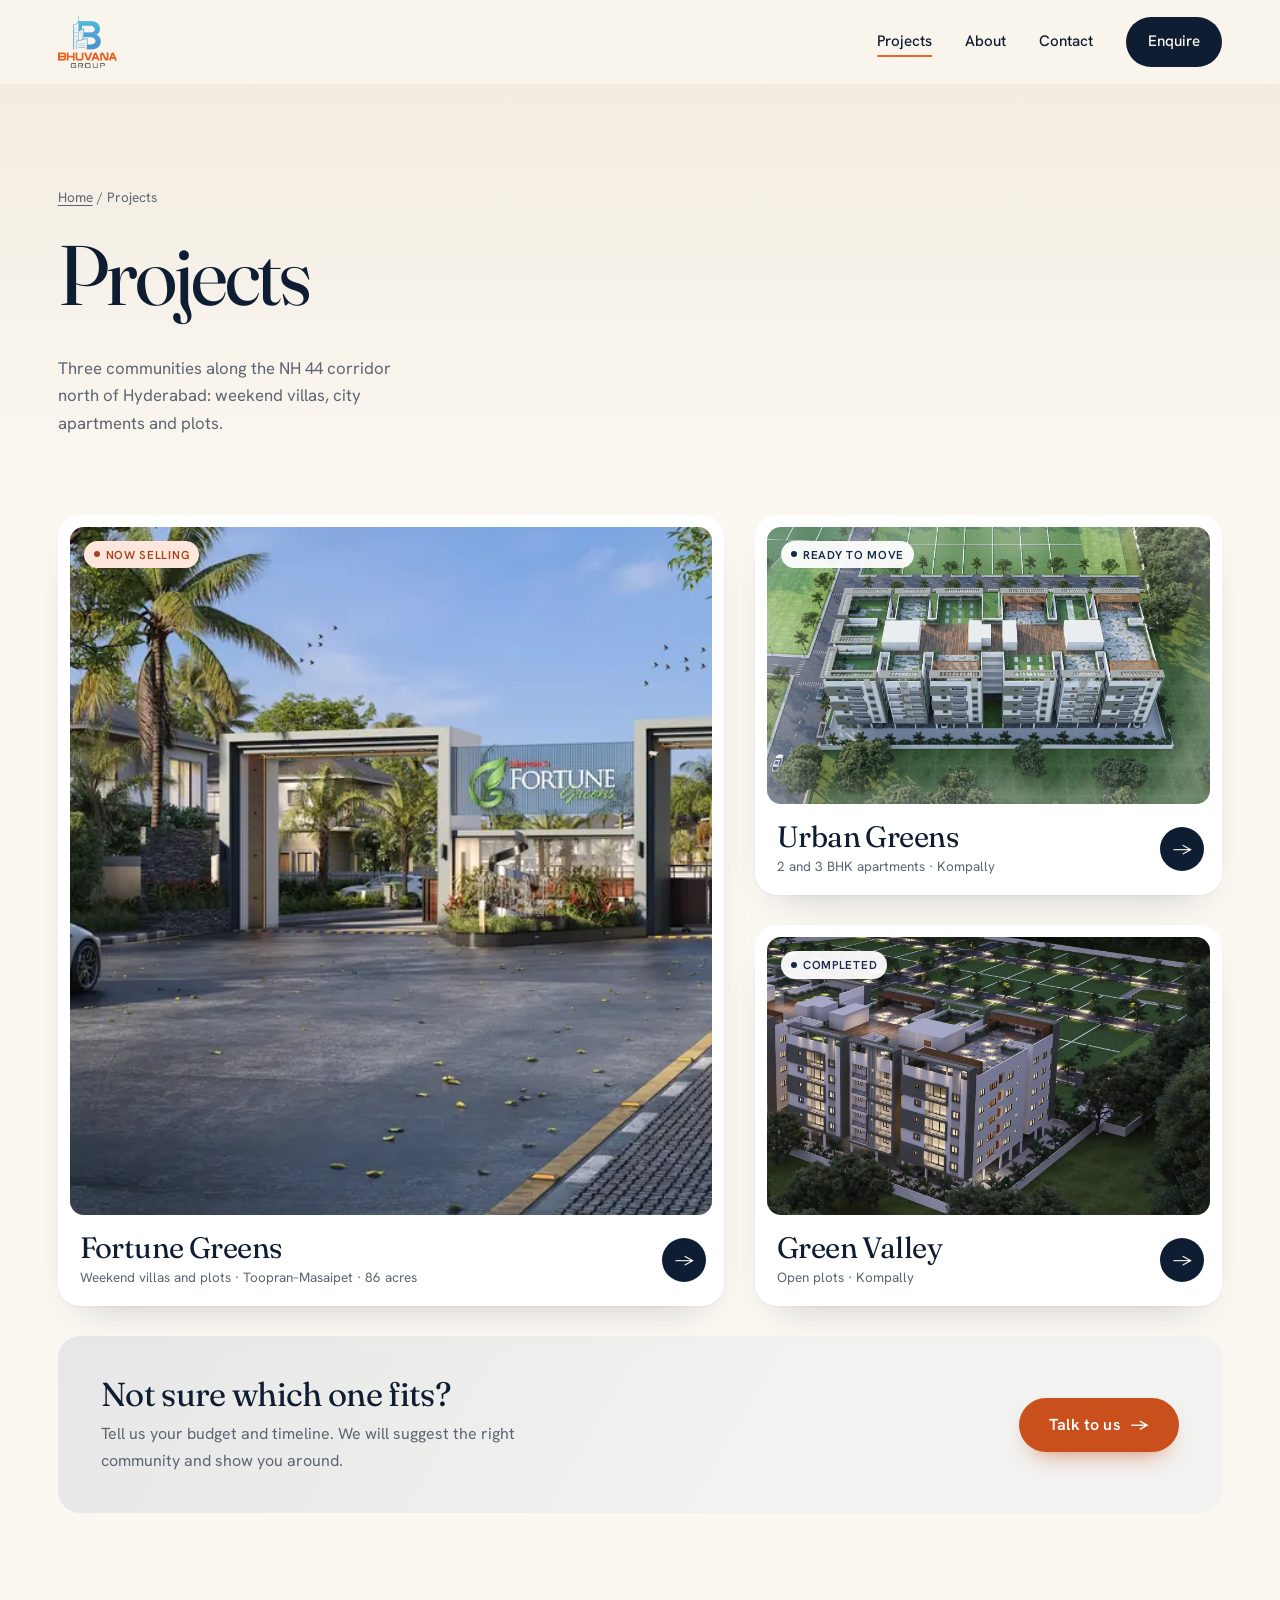
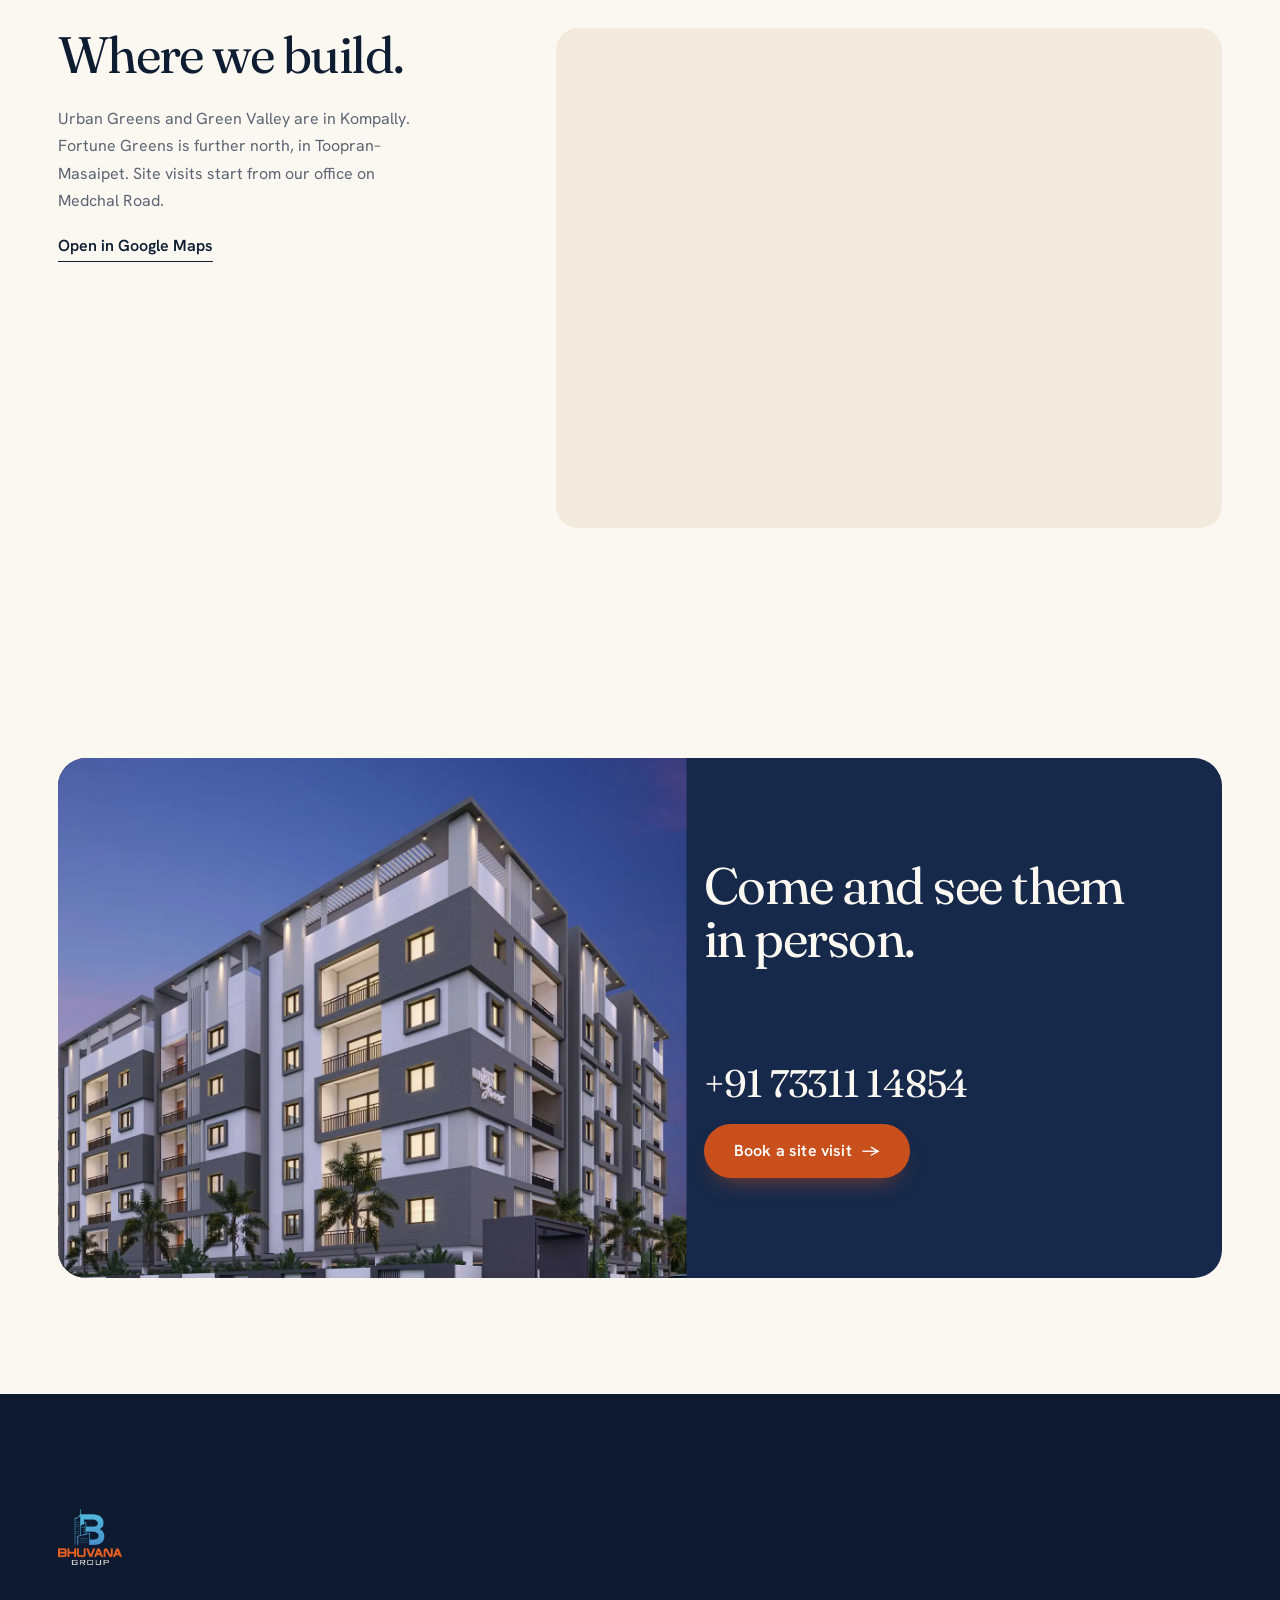
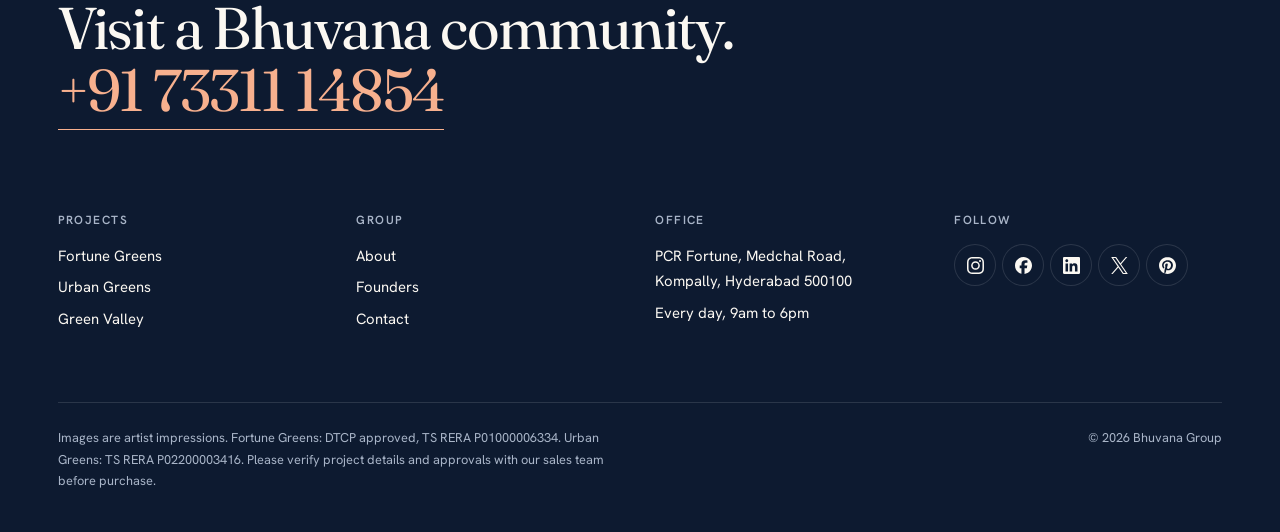
<file: bhuvana/projects.html>
<!doctype html>
<html lang="en">
<head>
<meta charset="utf-8">
<meta name="viewport" content="width=device-width, initial-scale=1, viewport-fit=cover">
<title>Projects | Fortune Greens, Urban Greens and Green Valley | Bhuvana Group</title>
<meta name="description" content="Bhuvana Group projects in Hyderabad: Fortune Greens villas and plots, Urban Greens apartments and Green Valley plots.">
<link rel="icon" href="favicon.ico" sizes="any">
<link rel="icon" href="icon-512.png" type="image/png">
<link rel="apple-touch-icon" href="apple-touch-icon.png">
<link rel="canonical" href="https://bhuvanagroup.com/projects.html">
<meta name="theme-color" content="#FBF8F2">
<meta property="og:type" content="website">
<meta property="og:title" content="Projects | Fortune Greens, Urban Greens and Green Valley | Bhuvana Group">
<meta property="og:description" content="Bhuvana Group projects in Hyderabad: Fortune Greens villas and plots, Urban Greens apartments and Green Valley plots.">
<meta property="og:url" content="https://bhuvanagroup.com/projects.html">
<meta property="og:image" content="https://api.bhuvanagroup.com/uploads/contactusImg/1744460688095.png">
<link rel="preconnect" href="https://fonts.googleapis.com">
<link rel="preconnect" href="https://fonts.gstatic.com" crossorigin>
<link href="https://fonts.googleapis.com/css2?family=Fraunces:ital,opsz,wght@0,9..144,300..500;1,9..144,300..500&family=Hanken+Grotesk:wght@400;500;600&display=swap" rel="stylesheet">
<script>document.documentElement.classList.add('js')</script>
<link rel="stylesheet" href="assets/site.css">
</head>
<body>
<svg width="0" height="0" style="position:absolute" aria-hidden="true">
<symbol id="i-badge-check" viewBox="0 0 24 24"><path d="M3.85 8.62a4 4 0 0 1 4.78-4.77 4 4 0 0 1 6.74 0 4 4 0 0 1 4.78 4.78 4 4 0 0 1 0 6.74 4 4 0 0 1-4.77 4.78 4 4 0 0 1-6.75 0 4 4 0 0 1-4.78-4.77 4 4 0 0 1 0-6.76Z" /> <path d="m16 9-5.5 5.5L8 12" /></symbol>
<symbol id="i-scale" viewBox="0 0 24 24"><path d="M12 3v18" /> <path d="m19 8 3 8a5 5 0 0 1-6 0zV7" /> <path d="M3 7h1a17 17 0 0 0 8-2 17 17 0 0 0 8 2h1" /> <path d="m5 8 3 8a5 5 0 0 1-6 0zV7" /> <path d="M7 21h10" /></symbol>
<symbol id="i-map-pin" viewBox="0 0 24 24"><path d="M20 10c0 4.993-5.539 10.193-7.399 11.799a1 1 0 0 1-1.202 0C9.539 20.193 4 14.993 4 10a8 8 0 0 1 16 0" /> <circle cx="12" cy="10" r="3" /></symbol>
<symbol id="i-sprout" viewBox="0 0 24 24"><path d="M14 9.536V7a4 4 0 0 1 4-4h1.5a.5.5 0 0 1 .5.5V5a4 4 0 0 1-4 4 4 4 0 0 0-4 4c0 2 1 3 1 5a5 5 0 0 1-1 3" /> <path d="M4 9a5 5 0 0 1 8 4 5 5 0 0 1-8-4" /> <path d="M5 21h14" /></symbol>
<symbol id="i-handshake" viewBox="0 0 24 24"><path d="m11 17 2 2a1 1 0 1 0 3-3" /> <path d="m14 14 2.5 2.5a1 1 0 1 0 3-3l-3.88-3.88a3 3 0 0 0-4.24 0l-.88.88a1 1 0 1 1-3-3l2.81-2.81a5.79 5.79 0 0 1 7.06-.87l.47.28a2 2 0 0 0 1.42.25L21 4" /> <path d="m21 3 1 11h-2" /> <path d="M3 3 2 14l6.5 6.5a1 1 0 1 0 3-3" /> <path d="M3 4h8" /></symbol>
<symbol id="i-sofa" viewBox="0 0 24 24"><path d="M20 9V6a2 2 0 0 0-2-2H6a2 2 0 0 0-2 2v3" /> <path d="M2 16a2 2 0 0 0 2 2h16a2 2 0 0 0 2-2v-5a2 2 0 0 0-4 0v1.5a.5.5 0 0 1-.5.5h-11a.5.5 0 0 1-.5-.5V11a2 2 0 0 0-4 0z" /> <path d="M4 18v2" /> <path d="M20 18v2" /> <path d="M12 4v9" /></symbol>
<symbol id="i-trees" viewBox="0 0 24 24"><path d="M10 10v.2A3 3 0 0 1 8.9 16H5a3 3 0 0 1-1-5.8V10a3 3 0 0 1 6 0Z" /> <path d="M7 16v6" /> <path d="M13 19v3" /> <path d="M12 19h8.3a1 1 0 0 0 .7-1.7L18 14h.3a1 1 0 0 0 .7-1.7L16 9h.2a1 1 0 0 0 .8-1.7L13 3l-1.4 1.5" /></symbol>
<symbol id="i-shield-check" viewBox="0 0 24 24"><path d="M20 13c0 5-3.5 7.5-7.66 8.95a1 1 0 0 1-.67-.01C7.5 20.5 4 18 4 13V6a1 1 0 0 1 1-1c2 0 4.5-1.2 6.24-2.72a1.17 1.17 0 0 1 1.52 0C14.51 3.81 17 5 19 5a1 1 0 0 1 1 1z" /> <path d="m9 12 2 2 4-4" /></symbol>
<symbol id="i-toy-brick" viewBox="0 0 24 24"><rect width="18" height="12" x="3" y="8" rx="1" /> <path d="M10 8V5c0-.6-.4-1-1-1H6a1 1 0 0 0-1 1v3" /> <path d="M19 8V5c0-.6-.4-1-1-1h-3a1 1 0 0 0-1 1v3" /></symbol>
<symbol id="i-heart-pulse" viewBox="0 0 24 24"><path d="M2 9.5a5.5 5.5 0 0 1 9.591-3.676.56.56 0 0 0 .818 0A5.49 5.49 0 0 1 22 9.5c0 2.29-1.5 4-3 5.5l-5.492 5.313a2 2 0 0 1-3 .019L5 15c-1.5-1.5-3-3.2-3-5.5" /> <path d="M3.22 13H9.5l.5-1 2 4.5 2-7 1.5 3.5h5.27" /></symbol>
<symbol id="i-droplets" viewBox="0 0 24 24"><path d="M7 16.3c2.2 0 4-1.83 4-4.05 0-1.16-.57-2.26-1.71-3.19S7.29 6.75 7 5.3c-.29 1.45-1.14 2.84-2.29 3.76S3 11.1 3 12.25c0 2.22 1.8 4.05 4 4.05z" /> <path d="M12.56 6.6A10.97 10.97 0 0 0 14 3.02c.5 2.5 2 4.9 4 6.5s3 3.5 3 5.5a6.98 6.98 0 0 1-11.91 4.97" /></symbol>
<symbol id="i-phone" viewBox="0 0 24 24"><path d="M13.832 16.568a1 1 0 0 0 1.213-.303l.355-.465A2 2 0 0 1 17 15h3a2 2 0 0 1 2 2v3a2 2 0 0 1-2 2A18 18 0 0 1 2 4a2 2 0 0 1 2-2h3a2 2 0 0 1 2 2v3a2 2 0 0 1-.8 1.6l-.468.351a1 1 0 0 0-.292 1.233 14 14 0 0 0 6.392 6.384" /></symbol>
<symbol id="i-clock" viewBox="0 0 24 24"><circle cx="12" cy="12" r="10" /> <path d="M12 6v6l4 2" /></symbol>
<symbol id="b-instagram" viewBox="0 0 24 24"><path d="M7.0301.084c-1.2768.0602-2.1487.264-2.911.5634-.7888.3075-1.4575.72-2.1228 1.3877-.6652.6677-1.075 1.3368-1.3802 2.127-.2954.7638-.4956 1.6365-.552 2.914-.0564 1.2775-.0689 1.6882-.0626 4.947.0062 3.2586.0206 3.6671.0825 4.9473.061 1.2765.264 2.1482.5635 2.9107.308.7889.72 1.4573 1.388 2.1228.6679.6655 1.3365 1.0743 2.1285 1.38.7632.295 1.6361.4961 2.9134.552 1.2773.056 1.6884.069 4.9462.0627 3.2578-.0062 3.668-.0207 4.9478-.0814 1.28-.0607 2.147-.2652 2.9098-.5633.7889-.3086 1.4578-.72 2.1228-1.3881.665-.6682 1.0745-1.3378 1.3795-2.1284.2957-.7632.4966-1.636.552-2.9124.056-1.2809.0692-1.6898.063-4.948-.0063-3.2583-.021-3.6668-.0817-4.9465-.0607-1.2797-.264-2.1487-.5633-2.9117-.3084-.7889-.72-1.4568-1.3876-2.1228C21.2982 1.33 20.628.9208 19.8378.6165 19.074.321 18.2017.1197 16.9244.0645 15.6471.0093 15.236-.005 11.977.0014 8.718.0076 8.31.0215 7.0301.0839m.1402 21.6932c-1.17-.0509-1.8053-.2453-2.2287-.408-.5606-.216-.96-.4771-1.3819-.895-.422-.4178-.6811-.8186-.9-1.378-.1644-.4234-.3624-1.058-.4171-2.228-.0595-1.2645-.072-1.6442-.079-4.848-.007-3.2037.0053-3.583.0607-4.848.05-1.169.2456-1.805.408-2.2282.216-.5613.4762-.96.895-1.3816.4188-.4217.8184-.6814 1.3783-.9003.423-.1651 1.0575-.3614 2.227-.4171 1.2655-.06 1.6447-.072 4.848-.079 3.2033-.007 3.5835.005 4.8495.0608 1.169.0508 1.8053.2445 2.228.408.5608.216.96.4754 1.3816.895.4217.4194.6816.8176.9005 1.3787.1653.4217.3617 1.056.4169 2.2263.0602 1.2655.0739 1.645.0796 4.848.0058 3.203-.0055 3.5834-.061 4.848-.051 1.17-.245 1.8055-.408 2.2294-.216.5604-.4763.96-.8954 1.3814-.419.4215-.8181.6811-1.3783.9-.4224.1649-1.0577.3617-2.2262.4174-1.2656.0595-1.6448.072-4.8493.079-3.2045.007-3.5825-.006-4.848-.0608M16.953 5.5864A1.44 1.44 0 1 0 18.39 4.144a1.44 1.44 0 0 0-1.437 1.4424M5.8385 12.012c.0067 3.4032 2.7706 6.1557 6.173 6.1493 3.4026-.0065 6.157-2.7701 6.1506-6.1733-.0065-3.4032-2.771-6.1565-6.174-6.1498-3.403.0067-6.156 2.771-6.1496 6.1738M8 12.0077a4 4 0 1 1 4.008 3.9921A3.9996 3.9996 0 0 1 8 12.0077"/></symbol>
<symbol id="b-facebook" viewBox="0 0 24 24"><path d="M9.101 23.691v-7.98H6.627v-3.667h2.474v-1.58c0-4.085 1.848-5.978 5.858-5.978.401 0 .955.042 1.468.103a8.68 8.68 0 0 1 1.141.195v3.325a8.623 8.623 0 0 0-.653-.036 26.805 26.805 0 0 0-.733-.009c-.707 0-1.259.096-1.675.309a1.686 1.686 0 0 0-.679.622c-.258.42-.374.995-.374 1.752v1.297h3.919l-.386 2.103-.287 1.564h-3.246v8.245C19.396 23.238 24 18.179 24 12.044c0-6.627-5.373-12-12-12s-12 5.373-12 12c0 5.628 3.874 10.35 9.101 11.647Z"/></symbol>
<symbol id="b-x" viewBox="0 0 24 24"><path d="M14.234 10.162 22.977 0h-2.072l-7.591 8.824L7.251 0H.258l9.168 13.343L.258 24H2.33l8.016-9.318L16.749 24h6.993zm-2.837 3.299-.929-1.329L3.076 1.56h3.182l5.965 8.532.929 1.329 7.754 11.09h-3.182z"/></symbol>
<symbol id="b-pinterest" viewBox="0 0 24 24"><path d="M12.017 0C5.396 0 .029 5.367.029 11.987c0 5.079 3.158 9.417 7.618 11.162-.105-.949-.199-2.403.041-3.439.219-.937 1.406-5.957 1.406-5.957s-.359-.72-.359-1.781c0-1.663.967-2.911 2.168-2.911 1.024 0 1.518.769 1.518 1.688 0 1.029-.653 2.567-.992 3.992-.285 1.193.6 2.165 1.775 2.165 2.128 0 3.768-2.245 3.768-5.487 0-2.861-2.063-4.869-5.008-4.869-3.41 0-5.409 2.562-5.409 5.199 0 1.033.394 2.143.889 2.741.099.12.112.225.085.345-.09.375-.293 1.199-.334 1.363-.053.225-.172.271-.401.165-1.495-.69-2.433-2.878-2.433-4.646 0-3.776 2.748-7.252 7.92-7.252 4.158 0 7.392 2.967 7.392 6.923 0 4.135-2.607 7.462-6.233 7.462-1.214 0-2.354-.629-2.758-1.379l-.749 2.848c-.269 1.045-1.004 2.352-1.498 3.146 1.123.345 2.306.535 3.55.535 6.607 0 11.985-5.365 11.985-11.987C23.97 5.39 18.592.026 11.985.026L12.017 0z"/></symbol>
<symbol id="b-linkedin" viewBox="0 0 24 24"><path d="M20.447 20.452h-3.554v-5.569c0-1.328-.027-3.037-1.852-3.037-1.853 0-2.136 1.445-2.136 2.939v5.667H9.351V9h3.414v1.561h.046c.477-.9 1.637-1.85 3.37-1.85 3.601 0 4.267 2.37 4.267 5.455v6.286zM5.337 7.433c-1.144 0-2.063-.926-2.063-2.065 0-1.138.92-2.063 2.063-2.063 1.14 0 2.064.925 2.064 2.063 0 1.139-.925 2.065-2.064 2.065zm1.782 13.019H3.555V9h3.564v11.452zM22.225 0H1.771C.792 0 0 .774 0 1.729v20.542C0 23.227.792 24 1.771 24h20.451C23.2 24 24 23.227 24 22.271V1.729C24 .774 23.2 0 22.222 0h.003z"/></symbol>
</svg>
<header id="hdr">
  <div class="w bar">
    <a class="logo" href="index.html" aria-label="Bhuvana Group home"><img class="lt" src="assets/img/logo-light.png" alt="Bhuvana Group" width="57" height="50"><img class="dk" src="assets/img/logo.png" alt="" width="57" height="50"></a>
    <nav class="nav" aria-label="Primary">
      <div class="dd"><a href="projects.html" aria-current="page">Projects</a><div class="menu"><a href="fortune-greens.html">Fortune Greens<small>Villas and plots, Toopran–Masaipet</small></a><a href="urban-greens.html">Urban Greens<small>Apartments, Kompally</small></a><a href="green-valley.html">Green Valley<small>Plots, Kompally</small></a></div></div>
      <a href="about.html">About</a>
      <a href="contact.html">Contact</a>
      <a class="enq" href="contact.html" data-lead>Enquire</a>
    </nav>
    <button class="burger" id="burger" aria-expanded="false" aria-controls="mnav">Menu</button>
  </div>
  <nav class="mnav" id="mnav" aria-label="Mobile"><a href="projects.html">Projects</a><a class="sub" href="fortune-greens.html">Fortune Greens</a><a class="sub" href="urban-greens.html">Urban Greens</a><a class="sub" href="green-valley.html">Green Valley</a><a href="about.html">About</a><a href="contact.html">Contact</a><p class="cap">Call <a href="tel:+917331114854" style="display:inline;font:inherit;border:0;padding:0">+91 73311 14854</a>, every day 9am to 6pm</p></nav>
</header>

<main id="main">
<section class="ttop"><div class="w g">
  <div style="grid-column:1/-1"><nav class="crumbs" aria-label="Breadcrumb"><a href="index.html">Home</a> / <span aria-current="page">Projects</span></nav></div>
  <h1 class="d1" style="grid-column:1/-1;margin-top:24px">Projects</h1>
  <p class="lead-p" style="grid-column:1/7;margin-top:clamp(28px,3vw,40px);color:var(--mute)">Three communities along the NH 44 corridor north of Hyderabad: weekend villas, city apartments and plots.</p>
</div></section>

<section class="sec" style="padding-top:0" id="projects" aria-label="Projects"><div class="w">
  
  <div class="g pg">
    <a class="pc p-fg" href="fortune-greens.html"><span class="pic"><img src="assets/img/fg/fg-entrance-2000.webp" srcset="assets/img/fg/fg-entrance-1000.webp 1000w, assets/img/fg/fg-entrance-2000.webp 2000w" sizes="(max-width:900px) 100vw, 60vw" alt="Entrance gate at Fortune Greens" loading="lazy" style="object-position:50% 58%"><span class="chip hot">Now selling</span></span><div class="pm"><div><h3>Fortune Greens</h3><p class="cap">Weekend villas and plots · Toopran–Masaipet · 86 acres</p></div><span class="arrow" aria-hidden="true">→</span></div></a>
    <a class="pc p-ug" href="urban-greens.html"><span class="pic"><img src="assets/img/urban-greens-aerial.webp" alt="Urban Greens apartments and rooftop gardens from above" loading="lazy" style="object-position:50% 50%"><span class="chip">Ready to move</span></span><div class="pm"><div><h3>Urban Greens</h3><p class="cap">2 and 3 BHK apartments · Kompally</p></div><span class="arrow" aria-hidden="true">→</span></div></a>
    <a class="pc p-gv" href="green-valley.html"><span class="pic"><img src="assets/img/green-valley.webp" alt="Green Valley plotted layout in Kompally with lit avenues" loading="lazy" style="object-position:50% 50%"><span class="chip">Completed</span></span><div class="pm"><div><h3>Green Valley</h3><p class="cap">Open plots · Kompally</p></div><span class="arrow" aria-hidden="true">→</span></div></a>
    <div class="p-cta"><div><p class="d3">Not sure which one fits?</p><p>Tell us your budget and timeline. We will suggest the right community and show you around.</p></div><button class="btn" data-lead>Talk to us</button></div>
  </div>
</div></section>

<section class="sec" style="padding-top:0"><div class="w g where">
  <div class="wtx"><h2 class="d2">Where we build.</h2>
  <div class="txt"><p style="color:var(--mute)">Urban Greens and Green Valley are in Kompally. Fortune Greens is further north, in Toopran–Masaipet. Site visits start from our office on Medchal Road.</p><a class="ul" href="https://www.google.com/maps/search/?api=1&query=Bhuvana+Group+Kompally+Hyderabad" target="_blank" rel="noopener">Open in Google Maps</a></div></div>
  <div class="map"><iframe title="Bhuvana Group office, Kompally" loading="lazy" referrerpolicy="no-referrer-when-downgrade" src="https://www.google.com/maps?q=Bhuvana+Group+PCR+Fortune+Kompally+Hyderabad&output=embed"></iframe></div>
</div></section>

<section class="sec visit"><div class="w g">
  <div class="panel">
  <div class="pic"><img src="assets/img/urban-greens-dusk.webp" alt="" loading="lazy" style="object-position:60% 50%"></div>
  <div class="txt">
    <h2 class="d2">Come and see them in person.</h2>
    <p style="color:var(--mute)">Site visits run every day from our Kompally office. Call to book a time, or leave your number and we will call you.</p>
    <a class="tel" href="tel:+917331114854">+91 73311 14854</a>
    <button class="btn" data-lead>Book a site visit</button>
  </div>
  </div>
</div></section>
</main>

<footer>
  <div class="w g">
    <a class="logo-f" href="index.html" aria-label="Bhuvana Group home"><img src="assets/img/logo-light.png" alt="Bhuvana Group" width="64" height="56" loading="lazy"></a>
    <p class="big">Visit a Bhuvana community.<br><a href="tel:+917331114854">+91 73311 14854</a></p>
    <div class="cols">
      <div><h4>Projects</h4><a href="fortune-greens.html">Fortune Greens</a><a href="urban-greens.html">Urban Greens</a><a href="green-valley.html">Green Valley</a></div>
      <div><h4>Group</h4><a href="about.html">About</a><a href="about.html#founders">Founders</a><a href="contact.html">Contact</a></div>
      <div><h4>Office</h4><p>PCR Fortune, Medchal Road,<br>Kompally, Hyderabad 500100</p><p>Every day, 9am to 6pm</p></div>
      <div><h4>Follow</h4><div class="social"><a href="https://www.instagram.com/bhuvanagroup" rel="noopener" target="_blank" aria-label="Instagram"><svg class="ib" aria-hidden="true"><use href="#b-instagram"/></svg></a><a href="https://www.facebook.com/bhuvanagroup" rel="noopener" target="_blank" aria-label="Facebook"><svg class="ib" aria-hidden="true"><use href="#b-facebook"/></svg></a><a href="https://www.linkedin.com/company/bhuvanagroup" rel="noopener" target="_blank" aria-label="LinkedIn"><svg class="ib" aria-hidden="true"><use href="#b-linkedin"/></svg></a><a href="https://x.com/BhuvanaGroup" rel="noopener" target="_blank" aria-label="X"><svg class="ib" aria-hidden="true"><use href="#b-x"/></svg></a><a href="https://in.pinterest.com/Bhuvanagroup" rel="noopener" target="_blank" aria-label="Pinterest"><svg class="ib" aria-hidden="true"><use href="#b-pinterest"/></svg></a></div></div>
    </div>
    <div class="legal"><p>Images are artist impressions. Fortune Greens: DTCP approved, TS RERA P01000006334. Urban Greens: TS RERA P02200003416. Please verify project details and approvals with our sales team before purchase.</p><span>© <span id="y">2026</span> Bhuvana Group</span></div>
  </div>
</footer>

<div class="sticky" id="sticky"><a href="tel:+917331114854">Call</a><button data-lead>Enquire</button></div>

<dialog class="lead" id="lead" aria-labelledby="leadT">
  <button class="x" data-close aria-label="Close">×</button>
  <div class="side"><img src="assets/img/fg/fg-verandah-2000.webp" srcset="assets/img/fg/fg-verandah-1000.webp 1000w, assets/img/fg/fg-verandah-2000.webp 2000w" sizes="(max-width:900px) 100vw, 60vw" alt="" loading="lazy"><h2 id="leadT">Come and see it for yourself.</h2></div>
  <div class="body"><p>Leave your number and we'll call with prices, availability and a time for a site visit.</p><form class="enqf" novalidate>
      <div class="fields enqf">
        <label>Name<input name="name" autocomplete="name" required minlength="2"></label>
        <label>Mobile number<input name="phone" type="tel" inputmode="tel" autocomplete="tel" required pattern="[0-9+() -]{10,16}"></label>
        <label>Project<select name="project"><option>Not decided yet</option><option>Fortune Greens</option><option>Urban Greens</option><option>Green Valley</option></select></label>
        <button class="btn" type="submit">Request a call back</button>
        <p class="note">We'll call you about this enquiry by phone, SMS, WhatsApp or email.</p>
      </div>
      <div class="thanks" hidden role="status" aria-live="polite"><h3>Thank you.</h3><p>Our team will call you within one working day.</p><button class="btn" type="button" data-close>Close</button></div>
    </form></div>
</dialog>

<dialog class="viewer" id="viewer" aria-label="Image viewer"><button class="x" data-close aria-label="Close">×</button><button class="vn prev" aria-label="Previous image">‹</button><button class="vn next" aria-label="Next image">›</button><figure><img id="vimg" alt=""><figcaption id="vcap"></figcaption></figure></dialog>

<script src="assets/site.js"></script>
</body>
</html>
</file>
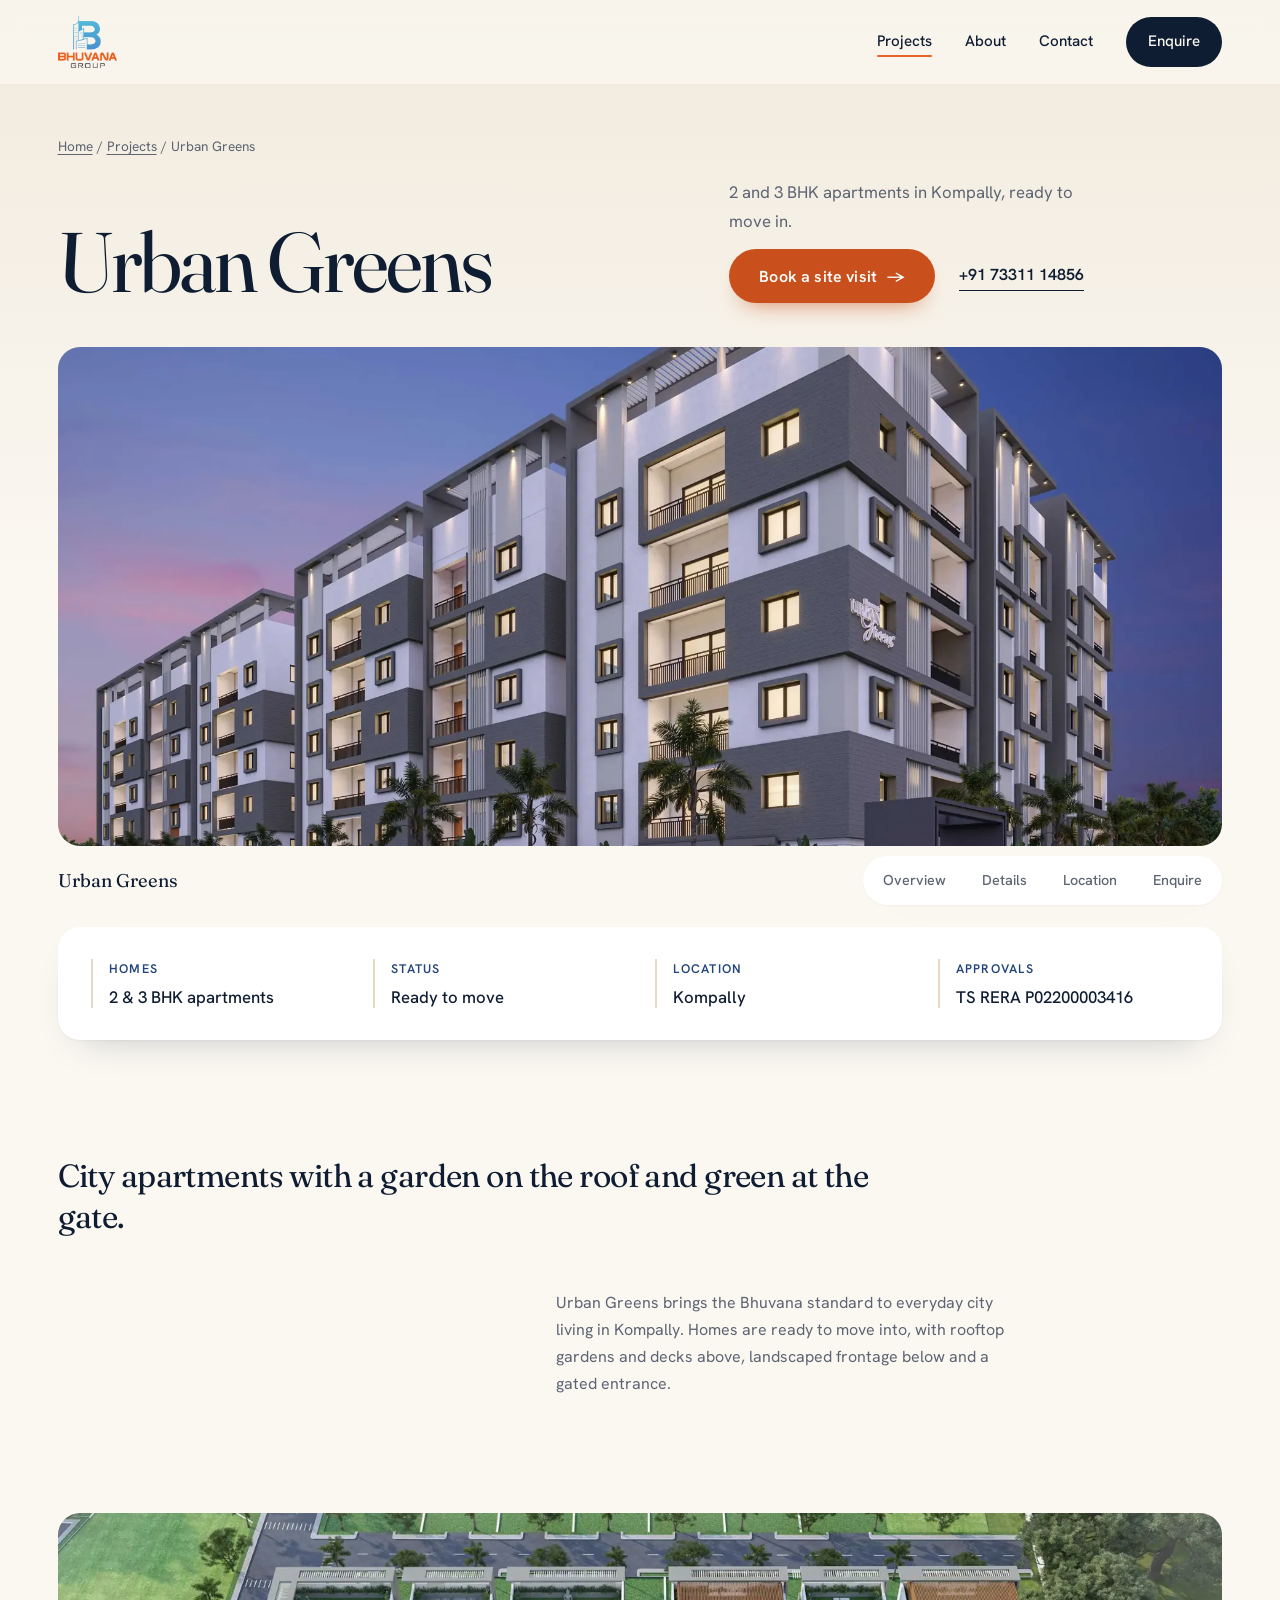
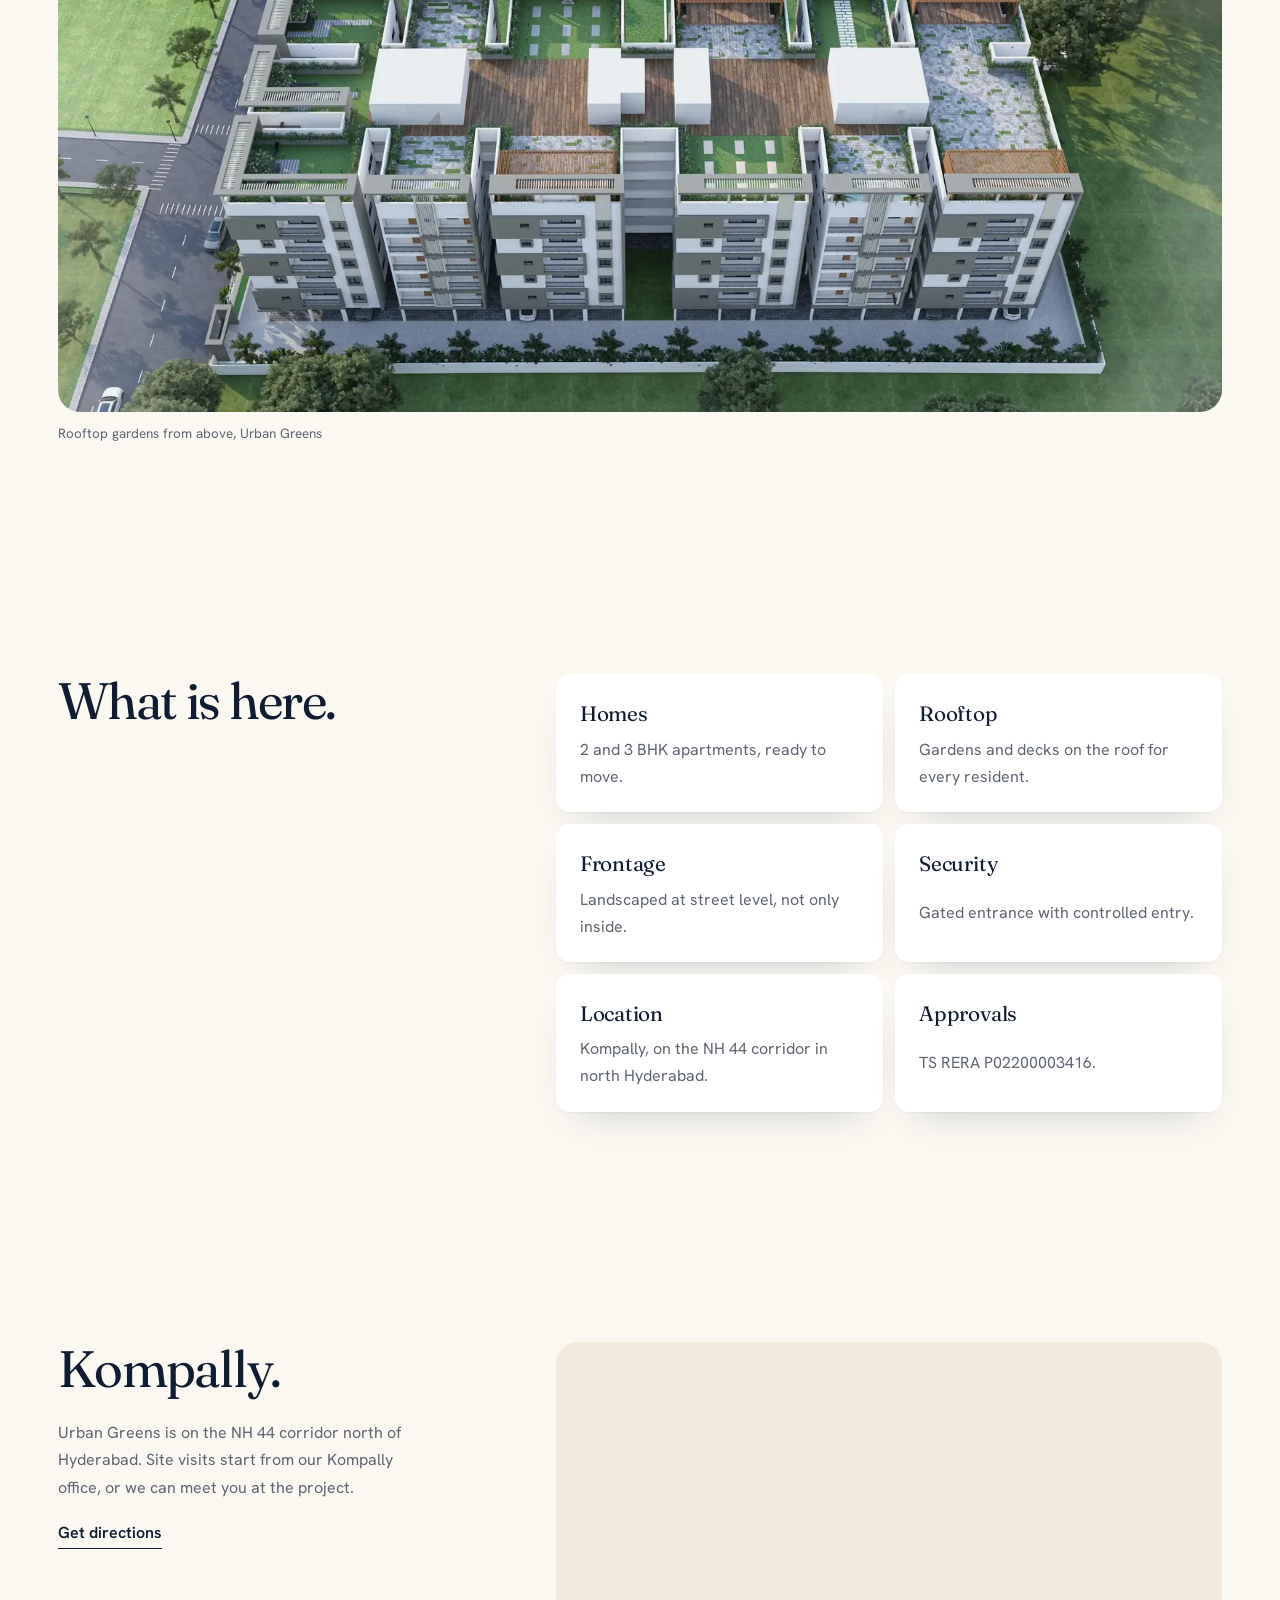
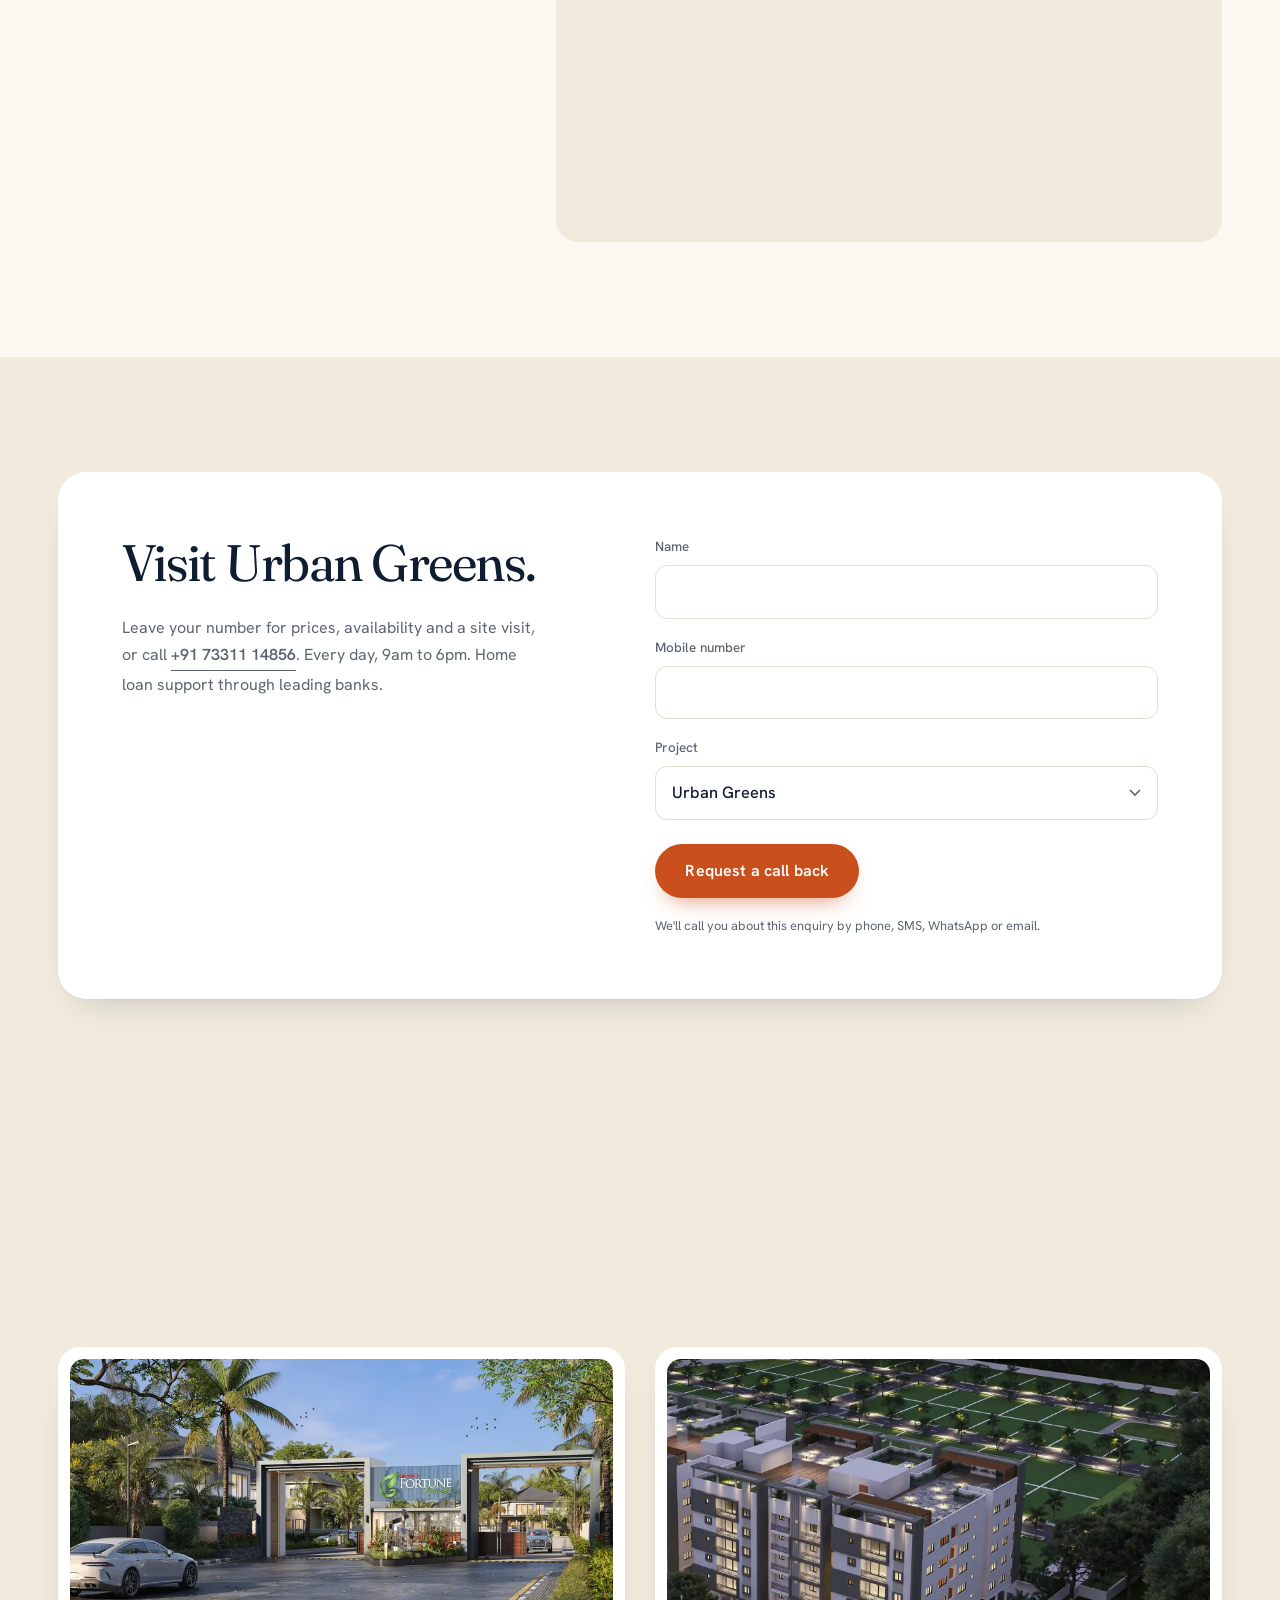
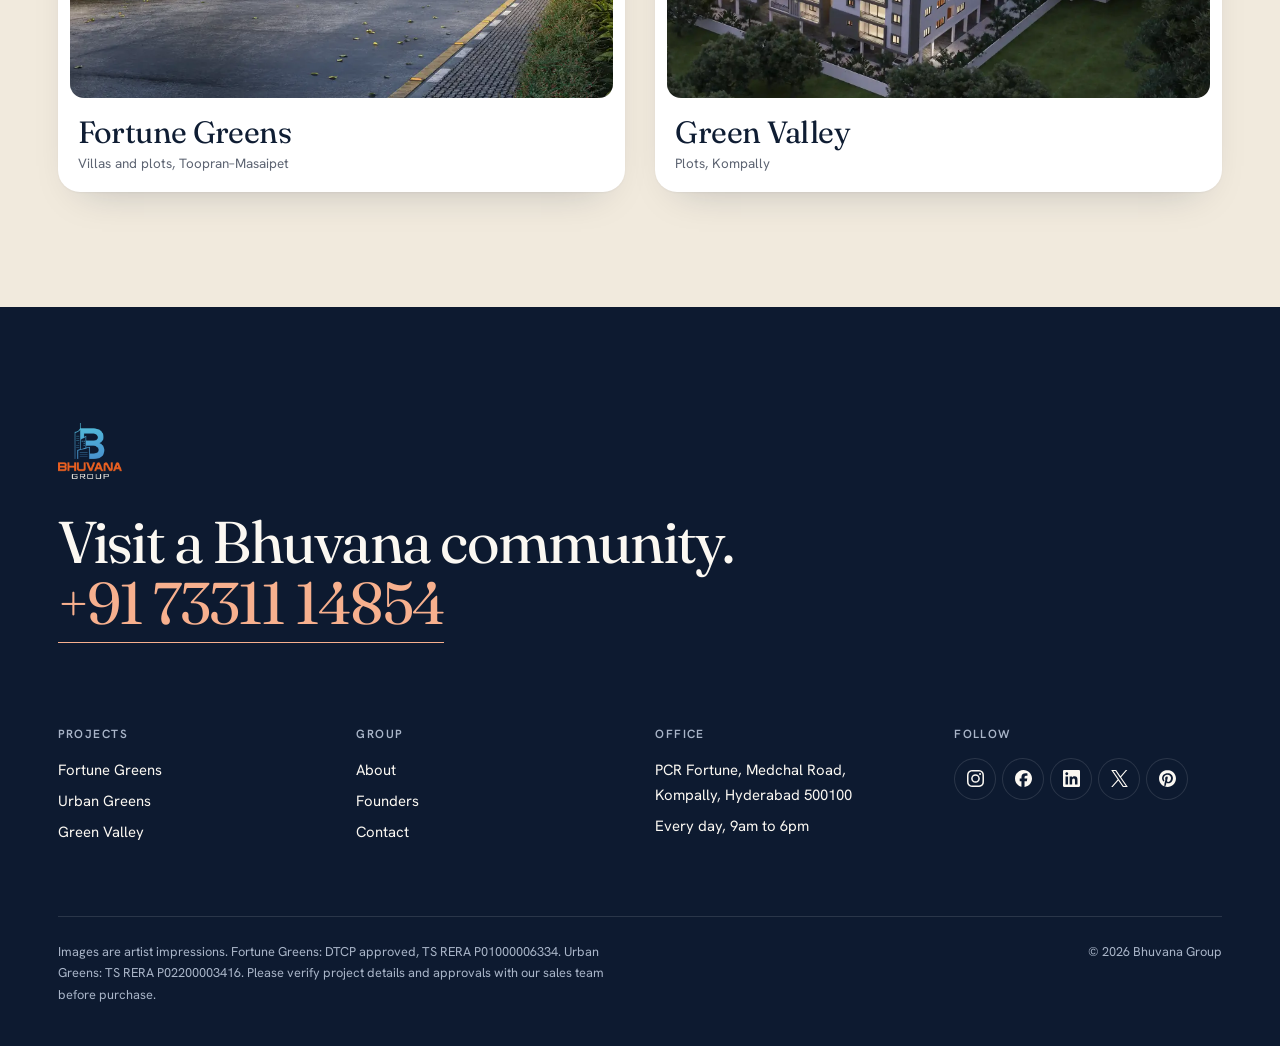
<file: bhuvana/urban-greens.html>
<!doctype html>
<html lang="en">
<head>
<meta charset="utf-8">
<meta name="viewport" content="width=device-width, initial-scale=1, viewport-fit=cover">
<title>Urban Greens | Apartments in Kompally | Bhuvana Group</title>
<meta name="description" content="Urban Greens by Bhuvana Group. Urban Greens brings the Bhuvana standard to everyday city living in Kompally.">
<link rel="icon" href="favicon.ico" sizes="any">
<link rel="icon" href="icon-512.png" type="image/png">
<link rel="apple-touch-icon" href="apple-touch-icon.png">
<link rel="canonical" href="https://bhuvanagroup.com/urban-greens.html">
<meta name="theme-color" content="#FBF8F2">
<meta property="og:type" content="website">
<meta property="og:title" content="Urban Greens | Apartments in Kompally | Bhuvana Group">
<meta property="og:description" content="Urban Greens by Bhuvana Group. Urban Greens brings the Bhuvana standard to everyday city living in Kompally.">
<meta property="og:url" content="https://bhuvanagroup.com/urban-greens.html">
<meta property="og:image" content="https://api.bhuvanagroup.com/uploads/contactusImg/1744460688095.png">
<link rel="preconnect" href="https://fonts.googleapis.com">
<link rel="preconnect" href="https://fonts.gstatic.com" crossorigin>
<link href="https://fonts.googleapis.com/css2?family=Fraunces:ital,opsz,wght@0,9..144,300..500;1,9..144,300..500&family=Hanken+Grotesk:wght@400;500;600&display=swap" rel="stylesheet">
<script>document.documentElement.classList.add('js')</script>
<link rel="stylesheet" href="assets/site.css">
</head>
<body>
<svg width="0" height="0" style="position:absolute" aria-hidden="true">
<symbol id="i-badge-check" viewBox="0 0 24 24"><path d="M3.85 8.62a4 4 0 0 1 4.78-4.77 4 4 0 0 1 6.74 0 4 4 0 0 1 4.78 4.78 4 4 0 0 1 0 6.74 4 4 0 0 1-4.77 4.78 4 4 0 0 1-6.75 0 4 4 0 0 1-4.78-4.77 4 4 0 0 1 0-6.76Z" /> <path d="m16 9-5.5 5.5L8 12" /></symbol>
<symbol id="i-scale" viewBox="0 0 24 24"><path d="M12 3v18" /> <path d="m19 8 3 8a5 5 0 0 1-6 0zV7" /> <path d="M3 7h1a17 17 0 0 0 8-2 17 17 0 0 0 8 2h1" /> <path d="m5 8 3 8a5 5 0 0 1-6 0zV7" /> <path d="M7 21h10" /></symbol>
<symbol id="i-map-pin" viewBox="0 0 24 24"><path d="M20 10c0 4.993-5.539 10.193-7.399 11.799a1 1 0 0 1-1.202 0C9.539 20.193 4 14.993 4 10a8 8 0 0 1 16 0" /> <circle cx="12" cy="10" r="3" /></symbol>
<symbol id="i-sprout" viewBox="0 0 24 24"><path d="M14 9.536V7a4 4 0 0 1 4-4h1.5a.5.5 0 0 1 .5.5V5a4 4 0 0 1-4 4 4 4 0 0 0-4 4c0 2 1 3 1 5a5 5 0 0 1-1 3" /> <path d="M4 9a5 5 0 0 1 8 4 5 5 0 0 1-8-4" /> <path d="M5 21h14" /></symbol>
<symbol id="i-handshake" viewBox="0 0 24 24"><path d="m11 17 2 2a1 1 0 1 0 3-3" /> <path d="m14 14 2.5 2.5a1 1 0 1 0 3-3l-3.88-3.88a3 3 0 0 0-4.24 0l-.88.88a1 1 0 1 1-3-3l2.81-2.81a5.79 5.79 0 0 1 7.06-.87l.47.28a2 2 0 0 0 1.42.25L21 4" /> <path d="m21 3 1 11h-2" /> <path d="M3 3 2 14l6.5 6.5a1 1 0 1 0 3-3" /> <path d="M3 4h8" /></symbol>
<symbol id="i-sofa" viewBox="0 0 24 24"><path d="M20 9V6a2 2 0 0 0-2-2H6a2 2 0 0 0-2 2v3" /> <path d="M2 16a2 2 0 0 0 2 2h16a2 2 0 0 0 2-2v-5a2 2 0 0 0-4 0v1.5a.5.5 0 0 1-.5.5h-11a.5.5 0 0 1-.5-.5V11a2 2 0 0 0-4 0z" /> <path d="M4 18v2" /> <path d="M20 18v2" /> <path d="M12 4v9" /></symbol>
<symbol id="i-trees" viewBox="0 0 24 24"><path d="M10 10v.2A3 3 0 0 1 8.9 16H5a3 3 0 0 1-1-5.8V10a3 3 0 0 1 6 0Z" /> <path d="M7 16v6" /> <path d="M13 19v3" /> <path d="M12 19h8.3a1 1 0 0 0 .7-1.7L18 14h.3a1 1 0 0 0 .7-1.7L16 9h.2a1 1 0 0 0 .8-1.7L13 3l-1.4 1.5" /></symbol>
<symbol id="i-shield-check" viewBox="0 0 24 24"><path d="M20 13c0 5-3.5 7.5-7.66 8.95a1 1 0 0 1-.67-.01C7.5 20.5 4 18 4 13V6a1 1 0 0 1 1-1c2 0 4.5-1.2 6.24-2.72a1.17 1.17 0 0 1 1.52 0C14.51 3.81 17 5 19 5a1 1 0 0 1 1 1z" /> <path d="m9 12 2 2 4-4" /></symbol>
<symbol id="i-toy-brick" viewBox="0 0 24 24"><rect width="18" height="12" x="3" y="8" rx="1" /> <path d="M10 8V5c0-.6-.4-1-1-1H6a1 1 0 0 0-1 1v3" /> <path d="M19 8V5c0-.6-.4-1-1-1h-3a1 1 0 0 0-1 1v3" /></symbol>
<symbol id="i-heart-pulse" viewBox="0 0 24 24"><path d="M2 9.5a5.5 5.5 0 0 1 9.591-3.676.56.56 0 0 0 .818 0A5.49 5.49 0 0 1 22 9.5c0 2.29-1.5 4-3 5.5l-5.492 5.313a2 2 0 0 1-3 .019L5 15c-1.5-1.5-3-3.2-3-5.5" /> <path d="M3.22 13H9.5l.5-1 2 4.5 2-7 1.5 3.5h5.27" /></symbol>
<symbol id="i-droplets" viewBox="0 0 24 24"><path d="M7 16.3c2.2 0 4-1.83 4-4.05 0-1.16-.57-2.26-1.71-3.19S7.29 6.75 7 5.3c-.29 1.45-1.14 2.84-2.29 3.76S3 11.1 3 12.25c0 2.22 1.8 4.05 4 4.05z" /> <path d="M12.56 6.6A10.97 10.97 0 0 0 14 3.02c.5 2.5 2 4.9 4 6.5s3 3.5 3 5.5a6.98 6.98 0 0 1-11.91 4.97" /></symbol>
<symbol id="i-phone" viewBox="0 0 24 24"><path d="M13.832 16.568a1 1 0 0 0 1.213-.303l.355-.465A2 2 0 0 1 17 15h3a2 2 0 0 1 2 2v3a2 2 0 0 1-2 2A18 18 0 0 1 2 4a2 2 0 0 1 2-2h3a2 2 0 0 1 2 2v3a2 2 0 0 1-.8 1.6l-.468.351a1 1 0 0 0-.292 1.233 14 14 0 0 0 6.392 6.384" /></symbol>
<symbol id="i-clock" viewBox="0 0 24 24"><circle cx="12" cy="12" r="10" /> <path d="M12 6v6l4 2" /></symbol>
<symbol id="b-instagram" viewBox="0 0 24 24"><path d="M7.0301.084c-1.2768.0602-2.1487.264-2.911.5634-.7888.3075-1.4575.72-2.1228 1.3877-.6652.6677-1.075 1.3368-1.3802 2.127-.2954.7638-.4956 1.6365-.552 2.914-.0564 1.2775-.0689 1.6882-.0626 4.947.0062 3.2586.0206 3.6671.0825 4.9473.061 1.2765.264 2.1482.5635 2.9107.308.7889.72 1.4573 1.388 2.1228.6679.6655 1.3365 1.0743 2.1285 1.38.7632.295 1.6361.4961 2.9134.552 1.2773.056 1.6884.069 4.9462.0627 3.2578-.0062 3.668-.0207 4.9478-.0814 1.28-.0607 2.147-.2652 2.9098-.5633.7889-.3086 1.4578-.72 2.1228-1.3881.665-.6682 1.0745-1.3378 1.3795-2.1284.2957-.7632.4966-1.636.552-2.9124.056-1.2809.0692-1.6898.063-4.948-.0063-3.2583-.021-3.6668-.0817-4.9465-.0607-1.2797-.264-2.1487-.5633-2.9117-.3084-.7889-.72-1.4568-1.3876-2.1228C21.2982 1.33 20.628.9208 19.8378.6165 19.074.321 18.2017.1197 16.9244.0645 15.6471.0093 15.236-.005 11.977.0014 8.718.0076 8.31.0215 7.0301.0839m.1402 21.6932c-1.17-.0509-1.8053-.2453-2.2287-.408-.5606-.216-.96-.4771-1.3819-.895-.422-.4178-.6811-.8186-.9-1.378-.1644-.4234-.3624-1.058-.4171-2.228-.0595-1.2645-.072-1.6442-.079-4.848-.007-3.2037.0053-3.583.0607-4.848.05-1.169.2456-1.805.408-2.2282.216-.5613.4762-.96.895-1.3816.4188-.4217.8184-.6814 1.3783-.9003.423-.1651 1.0575-.3614 2.227-.4171 1.2655-.06 1.6447-.072 4.848-.079 3.2033-.007 3.5835.005 4.8495.0608 1.169.0508 1.8053.2445 2.228.408.5608.216.96.4754 1.3816.895.4217.4194.6816.8176.9005 1.3787.1653.4217.3617 1.056.4169 2.2263.0602 1.2655.0739 1.645.0796 4.848.0058 3.203-.0055 3.5834-.061 4.848-.051 1.17-.245 1.8055-.408 2.2294-.216.5604-.4763.96-.8954 1.3814-.419.4215-.8181.6811-1.3783.9-.4224.1649-1.0577.3617-2.2262.4174-1.2656.0595-1.6448.072-4.8493.079-3.2045.007-3.5825-.006-4.848-.0608M16.953 5.5864A1.44 1.44 0 1 0 18.39 4.144a1.44 1.44 0 0 0-1.437 1.4424M5.8385 12.012c.0067 3.4032 2.7706 6.1557 6.173 6.1493 3.4026-.0065 6.157-2.7701 6.1506-6.1733-.0065-3.4032-2.771-6.1565-6.174-6.1498-3.403.0067-6.156 2.771-6.1496 6.1738M8 12.0077a4 4 0 1 1 4.008 3.9921A3.9996 3.9996 0 0 1 8 12.0077"/></symbol>
<symbol id="b-facebook" viewBox="0 0 24 24"><path d="M9.101 23.691v-7.98H6.627v-3.667h2.474v-1.58c0-4.085 1.848-5.978 5.858-5.978.401 0 .955.042 1.468.103a8.68 8.68 0 0 1 1.141.195v3.325a8.623 8.623 0 0 0-.653-.036 26.805 26.805 0 0 0-.733-.009c-.707 0-1.259.096-1.675.309a1.686 1.686 0 0 0-.679.622c-.258.42-.374.995-.374 1.752v1.297h3.919l-.386 2.103-.287 1.564h-3.246v8.245C19.396 23.238 24 18.179 24 12.044c0-6.627-5.373-12-12-12s-12 5.373-12 12c0 5.628 3.874 10.35 9.101 11.647Z"/></symbol>
<symbol id="b-x" viewBox="0 0 24 24"><path d="M14.234 10.162 22.977 0h-2.072l-7.591 8.824L7.251 0H.258l9.168 13.343L.258 24H2.33l8.016-9.318L16.749 24h6.993zm-2.837 3.299-.929-1.329L3.076 1.56h3.182l5.965 8.532.929 1.329 7.754 11.09h-3.182z"/></symbol>
<symbol id="b-pinterest" viewBox="0 0 24 24"><path d="M12.017 0C5.396 0 .029 5.367.029 11.987c0 5.079 3.158 9.417 7.618 11.162-.105-.949-.199-2.403.041-3.439.219-.937 1.406-5.957 1.406-5.957s-.359-.72-.359-1.781c0-1.663.967-2.911 2.168-2.911 1.024 0 1.518.769 1.518 1.688 0 1.029-.653 2.567-.992 3.992-.285 1.193.6 2.165 1.775 2.165 2.128 0 3.768-2.245 3.768-5.487 0-2.861-2.063-4.869-5.008-4.869-3.41 0-5.409 2.562-5.409 5.199 0 1.033.394 2.143.889 2.741.099.12.112.225.085.345-.09.375-.293 1.199-.334 1.363-.053.225-.172.271-.401.165-1.495-.69-2.433-2.878-2.433-4.646 0-3.776 2.748-7.252 7.92-7.252 4.158 0 7.392 2.967 7.392 6.923 0 4.135-2.607 7.462-6.233 7.462-1.214 0-2.354-.629-2.758-1.379l-.749 2.848c-.269 1.045-1.004 2.352-1.498 3.146 1.123.345 2.306.535 3.55.535 6.607 0 11.985-5.365 11.985-11.987C23.97 5.39 18.592.026 11.985.026L12.017 0z"/></symbol>
<symbol id="b-linkedin" viewBox="0 0 24 24"><path d="M20.447 20.452h-3.554v-5.569c0-1.328-.027-3.037-1.852-3.037-1.853 0-2.136 1.445-2.136 2.939v5.667H9.351V9h3.414v1.561h.046c.477-.9 1.637-1.85 3.37-1.85 3.601 0 4.267 2.37 4.267 5.455v6.286zM5.337 7.433c-1.144 0-2.063-.926-2.063-2.065 0-1.138.92-2.063 2.063-2.063 1.14 0 2.064.925 2.064 2.063 0 1.139-.925 2.065-2.064 2.065zm1.782 13.019H3.555V9h3.564v11.452zM22.225 0H1.771C.792 0 0 .774 0 1.729v20.542C0 23.227.792 24 1.771 24h20.451C23.2 24 24 23.227 24 22.271V1.729C24 .774 23.2 0 22.222 0h.003z"/></symbol>
</svg>
<header id="hdr">
  <div class="w bar">
    <a class="logo" href="index.html" aria-label="Bhuvana Group home"><img class="lt" src="assets/img/logo-light.png" alt="Bhuvana Group" width="57" height="50"><img class="dk" src="assets/img/logo.png" alt="" width="57" height="50"></a>
    <nav class="nav" aria-label="Primary">
      <div class="dd"><a href="projects.html" aria-current="page">Projects</a><div class="menu"><a href="fortune-greens.html">Fortune Greens<small>Villas and plots, Toopran–Masaipet</small></a><a href="urban-greens.html">Urban Greens<small>Apartments, Kompally</small></a><a href="green-valley.html">Green Valley<small>Plots, Kompally</small></a></div></div>
      <a href="about.html">About</a>
      <a href="contact.html">Contact</a>
      <a class="enq" href="contact.html" data-lead>Enquire</a>
    </nav>
    <button class="burger" id="burger" aria-expanded="false" aria-controls="mnav">Menu</button>
  </div>
  <nav class="mnav" id="mnav" aria-label="Mobile"><a href="projects.html">Projects</a><a class="sub" href="fortune-greens.html">Fortune Greens</a><a class="sub" href="urban-greens.html">Urban Greens</a><a class="sub" href="green-valley.html">Green Valley</a><a href="about.html">About</a><a href="contact.html">Contact</a><p class="cap">Call <a href="tel:+917331114854" style="display:inline;font:inherit;border:0;padding:0">+91 73311 14854</a>, every day 9am to 6pm</p></nav>
</header>

<main id="main">
<section class="phero"><div class="w">
  <div class="ph-t">
    <nav class="crumbs" aria-label="Breadcrumb"><a href="index.html">Home</a> / <a href="projects.html">Projects</a> / <span aria-current="page">Urban Greens</span></nav>
    <h1 class="d1">Urban Greens</h1>
    <div class="sub"><span>2 and 3 BHK apartments in Kompally, ready to move in.</span><button class="btn" data-lead="Urban Greens">Book a site visit</button><a class="ul" href="tel:+917331114856">+91 73311 14856</a></div>
  </div>
  <figure class="ph-img"><img src="assets/img/urban-greens-dusk.webp" alt="Urban Greens apartments at dusk with landscaped frontage" fetchpriority="high" style="object-position:50% 55%"></figure>
</div></section>

<nav class="pnav" aria-label="On this page"><div class="w"><span class="pn">Urban Greens</span><div class="pl"><a href="#overview">Overview</a><a href="#details">Details</a><a href="#location">Location</a><a href="#enquire">Enquire</a></div></div></nav>

<section class="facts" aria-label="Key facts"><div class="w"><dl class="g"><div><dt>Homes</dt><dd>2 & 3 BHK apartments</dd></div><div><dt>Status</dt><dd>Ready to move</dd></div><div><dt>Location</dt><dd>Kompally</dd></div><div><dt>Approvals</dt><dd>TS RERA P02200003416</dd></div></dl></div></section>

<section class="sec pintro" id="overview"><div class="w g">
  <p class="stmt">City apartments with a garden on the roof and green at the gate.</p>
  <p class="body">Urban Greens brings the Bhuvana standard to everyday city living in Kompally. Homes are ready to move into, with rooftop gardens and decks above, landscaped frontage below and a gated entrance.</p>
</div>
<div class="w" style="margin-top:var(--sec)"><figure class="plate bleed ovimg"><img src="assets/img/urban-greens-aerial.webp" alt="Rooftop gardens from above, Urban Greens" loading="lazy"></figure><p class="cap" style="margin-top:12px">Rooftop gardens from above, Urban Greens</p></div>
</section>

<section class="sec detail" id="details"><div class="w g">
  <h2 class="d2">What is here.</h2>
  <ul><li><b>Homes</b><span>2 and 3 BHK apartments, ready to move.</span></li><li><b>Rooftop</b><span>Gardens and decks on the roof for every resident.</span></li><li><b>Frontage</b><span>Landscaped at street level, not only inside.</span></li><li><b>Security</b><span>Gated entrance with controlled entry.</span></li><li><b>Location</b><span>Kompally, on the NH 44 corridor in north Hyderabad.</span></li><li><b>Approvals</b><span>TS RERA P02200003416.</span></li></ul>
</div></section>

<section class="sec" id="location"><div class="w g where">
  <div class="wtx"><h2 class="d2">Kompally.</h2>
  <div class="txt"><p style="color:var(--mute)">Urban Greens is on the NH 44 corridor north of Hyderabad. Site visits start from our Kompally office, or we can meet you at the project.</p><a class="ul" href="https://www.google.com/maps/dir/?api=1&destination=Bhuvana+Urban+Greens+Kompally" target="_blank" rel="noopener">Get directions</a></div></div>
  <div class="map"><iframe title="Urban Greens location" loading="lazy" referrerpolicy="no-referrer-when-downgrade" src="https://www.google.com/maps?q=Bhuvana+Urban+Greens+Kompally&output=embed"></iframe></div>
</div></section>

<section class="sec enqband tint" id="enquire"><div class="w g"><div class="panel">
  <div class="etx"><h2 class="d2">Visit Urban Greens.</h2>
  <div class="txt"><p>Leave your number for prices, availability and a site visit, or call <a class="ul" href="tel:+917331114856">+91 73311 14856</a>. Every day, 9am to 6pm. Home loan support through leading banks.</p></div></div>
  <form class="enqf" novalidate>
      <div class="fields enqf">
        <label>Name<input name="name" autocomplete="name" required minlength="2"></label>
        <label>Mobile number<input name="phone" type="tel" inputmode="tel" autocomplete="tel" required pattern="[0-9+() -]{10,16}"></label>
        <label>Project<select name="project"><option>Not decided yet</option><option>Fortune Greens</option><option selected>Urban Greens</option><option>Green Valley</option></select></label>
        <button class="btn" type="submit">Request a call back</button>
        <p class="note">We'll call you about this enquiry by phone, SMS, WhatsApp or email.</p>
      </div>
      <div class="thanks" hidden role="status" aria-live="polite"><h3>Thank you.</h3><p>Our team will call you within one working day.</p><button class="btn again" type="button">Send another enquiry</button></div>
    </form>
</div></div></section>

<section class="sec next tint"><div class="w g"><h2 class="d2">Other projects.</h2><a href="fortune-greens.html"><div class="pic"><img src="assets/img/fg/fg-entrance-2000.webp" srcset="assets/img/fg/fg-entrance-1000.webp 1000w, assets/img/fg/fg-entrance-2000.webp 2000w" sizes="(max-width:900px) 100vw, 60vw" alt="Entrance gate at Fortune Greens" loading="lazy" style="object-position:50% 58%"></div><h3>Fortune Greens</h3><p class="cap">Villas and plots, Toopran–Masaipet</p></a><a href="green-valley.html"><div class="pic"><img src="assets/img/green-valley.webp" alt="Green Valley plotted layout in Kompally with lit avenues" loading="lazy" style="object-position:50% 50%"></div><h3>Green Valley</h3><p class="cap">Plots, Kompally</p></a></div></section>
</main>

<footer>
  <div class="w g">
    <a class="logo-f" href="index.html" aria-label="Bhuvana Group home"><img src="assets/img/logo-light.png" alt="Bhuvana Group" width="64" height="56" loading="lazy"></a>
    <p class="big">Visit a Bhuvana community.<br><a href="tel:+917331114854">+91 73311 14854</a></p>
    <div class="cols">
      <div><h4>Projects</h4><a href="fortune-greens.html">Fortune Greens</a><a href="urban-greens.html">Urban Greens</a><a href="green-valley.html">Green Valley</a></div>
      <div><h4>Group</h4><a href="about.html">About</a><a href="about.html#founders">Founders</a><a href="contact.html">Contact</a></div>
      <div><h4>Office</h4><p>PCR Fortune, Medchal Road,<br>Kompally, Hyderabad 500100</p><p>Every day, 9am to 6pm</p></div>
      <div><h4>Follow</h4><div class="social"><a href="https://www.instagram.com/bhuvanagroup" rel="noopener" target="_blank" aria-label="Instagram"><svg class="ib" aria-hidden="true"><use href="#b-instagram"/></svg></a><a href="https://www.facebook.com/bhuvanagroup" rel="noopener" target="_blank" aria-label="Facebook"><svg class="ib" aria-hidden="true"><use href="#b-facebook"/></svg></a><a href="https://www.linkedin.com/company/bhuvanagroup" rel="noopener" target="_blank" aria-label="LinkedIn"><svg class="ib" aria-hidden="true"><use href="#b-linkedin"/></svg></a><a href="https://x.com/BhuvanaGroup" rel="noopener" target="_blank" aria-label="X"><svg class="ib" aria-hidden="true"><use href="#b-x"/></svg></a><a href="https://in.pinterest.com/Bhuvanagroup" rel="noopener" target="_blank" aria-label="Pinterest"><svg class="ib" aria-hidden="true"><use href="#b-pinterest"/></svg></a></div></div>
    </div>
    <div class="legal"><p>Images are artist impressions. Fortune Greens: DTCP approved, TS RERA P01000006334. Urban Greens: TS RERA P02200003416. Please verify project details and approvals with our sales team before purchase.</p><span>© <span id="y">2026</span> Bhuvana Group</span></div>
  </div>
</footer>

<div class="sticky" id="sticky"><a href="tel:+917331114854">Call</a><button data-lead>Enquire</button></div>

<dialog class="lead" id="lead" aria-labelledby="leadT">
  <button class="x" data-close aria-label="Close">×</button>
  <div class="side"><img src="assets/img/fg/fg-verandah-2000.webp" srcset="assets/img/fg/fg-verandah-1000.webp 1000w, assets/img/fg/fg-verandah-2000.webp 2000w" sizes="(max-width:900px) 100vw, 60vw" alt="" loading="lazy"><h2 id="leadT">Come and see it for yourself.</h2></div>
  <div class="body"><p>Leave your number and we'll call with prices, availability and a time for a site visit.</p><form class="enqf" novalidate>
      <div class="fields enqf">
        <label>Name<input name="name" autocomplete="name" required minlength="2"></label>
        <label>Mobile number<input name="phone" type="tel" inputmode="tel" autocomplete="tel" required pattern="[0-9+() -]{10,16}"></label>
        <label>Project<select name="project"><option>Not decided yet</option><option>Fortune Greens</option><option>Urban Greens</option><option>Green Valley</option></select></label>
        <button class="btn" type="submit">Request a call back</button>
        <p class="note">We'll call you about this enquiry by phone, SMS, WhatsApp or email.</p>
      </div>
      <div class="thanks" hidden role="status" aria-live="polite"><h3>Thank you.</h3><p>Our team will call you within one working day.</p><button class="btn" type="button" data-close>Close</button></div>
    </form></div>
</dialog>

<dialog class="viewer" id="viewer" aria-label="Image viewer"><button class="x" data-close aria-label="Close">×</button><button class="vn prev" aria-label="Previous image">‹</button><button class="vn next" aria-label="Next image">›</button><figure><img id="vimg" alt=""><figcaption id="vcap"></figcaption></figure></dialog>

<script src="assets/site.js"></script>
</body>
</html>
</file>
<file: bhuvana/assets/site.css>
/* =========================================================
   Bhuvana Group: v19 "daylight"
   Ivory and beige grounds, dark-blue ink and panels, brand
   orange accent (taken from the logo), serif display type.
   ========================================================= */
:root{
  /* ivory + beige grounds (the --sage names are kept for the markup; they are beige now) */
  --paper:#FBF8F2;--sand:#F3EDE3;--sage:#F1EADD;--sage-2:#E6DAC6;
  --ink:#0F1D33;--forest:#16294A;--leaf:#24457A;--stone:#5D6472;--line:#E4DDD1;
  --sun:#E8622A;--sun-d:#C9501C;--sky:#3F8FD6;--card:#FFFFFF;
  --mute:var(--stone);
  --serif:"Fraunces",Georgia,"Times New Roman",serif;
  --sans:"Hanken Grotesk","Helvetica Neue",Arial,system-ui,sans-serif;
  --pad:clamp(20px,4.5vw,64px);--gut:clamp(16px,2.4vw,32px);
  --sec:clamp(80px,9vw,144px);--hh:84px;--ease:cubic-bezier(.2,.7,.1,1);
  --r:22px;--r-s:14px;
  --shadow:0 1px 2px rgba(15,29,51,.04),0 18px 40px -24px rgba(15,29,51,.28);
  box-sizing:border-box;
}
*,*::before,*::after{box-sizing:inherit;margin:0}
html{scroll-behavior:smooth;scroll-padding-top:var(--hh)}
body{background:var(--paper);color:var(--ink);font:400 1rem/1.7 var(--sans);-webkit-font-smoothing:antialiased;overflow-x:clip}
img,svg{display:block;max-width:100%}
a{color:inherit;text-decoration:none}
button{font:inherit;color:inherit;background:none;border:0;cursor:pointer;padding:0}
:focus-visible{outline:2px solid var(--sun);outline-offset:3px}
::selection{background:var(--sun);color:#fff}
[hidden]{display:none!important}

.w{padding-inline:var(--pad);max-width:1480px;margin-inline:auto}
.g{display:grid;grid-template-columns:repeat(12,minmax(0,1fr));column-gap:var(--gut)}
.sec{padding-block:var(--sec)}
.tint{background:var(--sage)}
.sandbg,.alt{background:var(--sand)}
/* ".dark" sections from v18 are now soft beige */
.dark{background:var(--sage)}
.dark .pic,.dark figure>button[data-view]{background:var(--sage-2)}

/* type */
.d1,.d2,.d3,.stmt,h1,h2{font-family:var(--serif);font-weight:400;letter-spacing:-.02em;font-optical-sizing:auto}
.d1{font-size:clamp(2.9rem,6.6vw,6.4rem);line-height:.98;letter-spacing:-.035em}
.d2{font-size:clamp(2.1rem,4vw,3.8rem);line-height:1.04;letter-spacing:-.03em}
.d3{font-size:clamp(1.6rem,2.6vw,2.4rem);line-height:1.12}
.d1 em,.d2 em,.d3 em,.stmt em{font-style:italic;color:var(--leaf)}
.stmt{font-size:clamp(1.5rem,2.5vw,2.35rem);line-height:1.28;letter-spacing:-.018em}
.cap{font-size:.84rem;color:var(--mute);line-height:1.5}
.lead-p{font-size:clamp(1.05rem,1.25vw,1.2rem);line-height:1.65;max-width:40ch}
p{max-width:62ch}
.eyebrow{display:inline-flex;align-items:center;gap:10px;font-size:.78rem;font-weight:600;letter-spacing:.14em;text-transform:uppercase;color:var(--leaf)}
.eyebrow::before{content:"";width:28px;height:1px;background:currentColor}
.eyebrow.pill{padding:8px 14px 8px 12px;border-radius:99px;background:var(--card);box-shadow:var(--shadow);letter-spacing:.1em}
.eyebrow.pill::before{width:8px;height:8px;border-radius:50%;background:var(--sun);box-shadow:0 0 0 4px rgba(232,98,42,.18)}

/* links & buttons */
.ul{display:inline-flex;align-items:center;gap:8px;padding-bottom:3px;background:linear-gradient(currentColor,currentColor) 0 100%/100% 1px no-repeat;transition:background-size .5s var(--ease),color .3s;font-weight:600}
.ul:hover{background-size:0 1px;background-position:100% 100%;color:var(--sun-d)}
.btn{position:relative;overflow:hidden;isolation:isolate;display:inline-flex;align-items:center;justify-content:center;gap:10px;min-height:54px;padding:0 30px;border-radius:99px;background:var(--sun-d);color:#fff;font-weight:600;letter-spacing:.01em;transition:background .3s,transform .3s var(--ease),box-shadow .3s,scale .2s var(--ease),color .3s;box-shadow:0 12px 24px -14px rgba(201,80,28,.8)}
.btn:hover{background:#B34518;transform:translateY(-2px)}
.btn:active{scale:.97}
/* light sheen sweeps across on hover */
.btn::before{content:"";position:absolute;inset:0;z-index:-1;background:linear-gradient(110deg,transparent 30%,rgba(255,255,255,.32) 50%,transparent 70%);translate:-120% 0;transition:translate .9s var(--ease)}
.btn:hover::before{translate:120% 0}
.btn::after{content:"→";transition:transform .3s var(--ease)}
.btn:hover::after{transform:translateX(3px)}
.btn.ghost{background:transparent;color:var(--ink);box-shadow:inset 0 0 0 1.5px var(--ink)}
.btn.ghost:hover{background:var(--ink);color:var(--paper)}
.btn.light{background:var(--card);color:var(--ink);box-shadow:var(--shadow)}
.btn.light:hover{background:var(--sand)}
.btn.plain::after,.enqf .btn::after,.thanks .btn::after{content:none}
.arrow{display:inline-grid;place-items:center;width:44px;height:44px;border-radius:50%;background:var(--ink);color:var(--paper);font-size:1.1rem;transition:background .3s,transform .3s var(--ease);flex:none}

/* header: always light, lifts on scroll */
header{position:fixed;inset:0 0 auto;z-index:40;color:var(--ink);background:rgba(251,248,242,.72);backdrop-filter:blur(12px);-webkit-backdrop-filter:blur(12px);transition:background .4s,box-shadow .4s,backdrop-filter .4s,translate .45s var(--ease);view-transition-name:site-header}
header.hide{translate:0 -100%}
header.solid{background:rgba(251,248,242,.86);backdrop-filter:saturate(1.4) blur(14px);-webkit-backdrop-filter:saturate(1.4) blur(14px);box-shadow:0 1px 0 var(--line)}
.bar{display:flex;align-items:center;justify-content:space-between;height:var(--hh);gap:var(--gut)}
.logo img{height:52px;width:auto}.logo .lt{display:none}.logo .dk{display:block}
.nav{display:flex;align-items:center;gap:clamp(20px,2.6vw,40px);font-size:.95rem;font-weight:500}
.nav>a,.nav .dd>a{position:relative;padding-block:8px}
.nav>a::after,.nav .dd>a::after{content:"";position:absolute;left:0;right:0;bottom:2px;height:2px;border-radius:2px;background:var(--sun);transform:scaleX(0);transform-origin:left;transition:transform .35s var(--ease)}
.nav>a:hover::after,.nav .dd>a:hover::after,.nav a[aria-current=page]::after{transform:scaleX(1)}
.nav .enq{padding:12px 22px;border-radius:99px;background:var(--ink);color:var(--paper);transition:background .3s}
.nav .enq::after{content:none!important}
.nav .enq:hover{background:var(--sun-d)}
.dd{position:relative}
.dd .menu{position:absolute;top:calc(100% + 14px);left:-24px;width:320px;padding:10px;border-radius:var(--r-s);background:var(--card);color:var(--ink);box-shadow:0 30px 60px -24px rgba(15,29,51,.35);opacity:0;visibility:hidden;translate:0 6px;transition:opacity .25s,translate .25s,visibility 0s .25s}
.dd .menu::before{content:"";position:absolute;inset:-18px 0 auto;height:18px}
.dd:hover .menu,.dd:focus-within .menu{opacity:1;visibility:visible;translate:0 0;transition:opacity .25s,translate .25s}
.dd .menu a{display:block;padding:12px 16px;border-radius:10px;font-family:var(--serif);font-size:1.2rem;line-height:1.2}
.dd .menu a small{display:block;font:400 .82rem/1.5 var(--sans);color:var(--mute);margin-top:2px}
.dd .menu a:hover{background:var(--sage)}
.burger{display:none;font-size:.95rem;font-weight:600;min-height:44px;padding:0 18px;border-radius:99px;background:var(--ink);color:var(--paper)}
.mnav{display:none;position:fixed;inset:var(--hh) 0 0;background:var(--paper);color:var(--ink);padding:24px var(--pad);overflow:auto}
.mnav.open{display:block}
.mnav a{display:block;font-family:var(--serif);letter-spacing:-.02em;font-size:2rem;line-height:1.1;padding:14px 0;border-bottom:1px solid var(--line)}
.mnav a.sub{font-size:1.4rem;padding-left:20px;color:var(--leaf)}
.mnav .cap{margin-top:24px}
@media (max-width:960px){.nav{display:none}.burger{display:block}}

/* ---------- home hero: clean full-screen imagery, nothing on top but the headline ---------- */
.hero{position:relative;height:100svh;min-height:600px;display:flex;align-items:flex-end;overflow:hidden;background:var(--sage-2);color:#fff}
.hero-stage{position:absolute;inset:0;z-index:0;overflow:hidden}
.hero-stage:focus-visible{outline-offset:-4px}
.slide{position:absolute;inset:0;opacity:0;visibility:hidden;transition:opacity 1.6s var(--ease),visibility 0s 1.6s}
.slide.on{opacity:1;visibility:visible;transition:opacity 1.6s var(--ease),visibility 0s}
.slide img{position:absolute;inset:0;width:100%;height:100%;object-fit:cover}
/* soft shade only behind the headline, the rest of the picture stays untouched */
.hero::after{content:"";position:absolute;inset:auto 0 0;height:55%;z-index:1;pointer-events:none;background:radial-gradient(75% 90% at 0% 100%,rgba(12,20,36,.5) 0%,rgba(12,20,36,0) 70%),linear-gradient(180deg,rgba(12,20,36,0) 0%,rgba(12,20,36,.28) 100%)}
.hero-copy{position:relative;z-index:2;width:100%;padding-bottom:clamp(72px,11vh,120px);display:grid;gap:clamp(22px,2.6vw,32px);justify-items:start}
.hero-copy .d1{font-size:clamp(2.6rem,5.2vw,5.4rem);max-width:17ch;text-shadow:0 2px 30px rgba(0,0,0,.25)}
.hero-copy .d1 em{color:#fff}
.hero .btn.ghost{color:#fff;box-shadow:inset 0 0 0 1.5px rgba(255,255,255,.85)}
.hero .btn.ghost:hover{background:#fff;color:var(--ink)}
.cta-row{display:flex;flex-wrap:wrap;gap:12px}
@media (prefers-reduced-motion:no-preference){
  /* each slide drifts in slowly while it is showing; JS restarts it on every change */
  .slide img{animation:kb 9s cubic-bezier(.25,.5,.3,1) both paused}
  .slide.on img{animation-play-state:running}
  @keyframes kb{from{scale:1.12}to{scale:1}}
  .hero.intro .cta-row{animation:rise 1s var(--ease) .55s both}
  .hero.intro .hidx{animation:fade 1s ease .9s both}
}
/* slide indicators: small, quiet, bottom-right */
.hidx{position:absolute;z-index:3;right:var(--pad);bottom:clamp(28px,4vh,40px);display:flex;align-items:center;gap:14px}
.tabs{display:flex;gap:8px}
.tab{position:relative;width:28px;height:24px}
.tab::before{content:"";position:absolute;left:0;right:0;top:11px;height:2px;border-radius:2px;background:rgba(255,255,255,.45)}
.tab::after{content:"";position:absolute;left:0;right:0;top:11px;height:2px;border-radius:2px;background:#fff;transform:scaleX(0);transform-origin:left}
.tab:hover::before{background:rgba(255,255,255,.8)}
.tab.on::after{animation:fill var(--dur,6.5s) linear forwards}
.hero.paused .tab.on::after{animation-play-state:paused}
.hero.stopped .tab.on::after{animation:none;transform:scaleX(1)}
@keyframes fill{to{transform:scaleX(1)}}
.pp{position:relative;width:32px;height:32px;border-radius:50%;box-shadow:inset 0 0 0 1px rgba(255,255,255,.6);opacity:.8}
.pp:hover{opacity:1}
.pp::before,.pp::after{content:"";position:absolute;top:11px;width:2px;height:10px;background:#fff}
.pp::before{left:13px}.pp::after{left:17px}
.hero.stopped .pp::after{display:none}
.hero.stopped .pp::before{left:13px;top:10px;width:0;height:0;background:none;border-style:solid;border-width:6px 0 6px 9px;border-color:transparent transparent transparent #fff}
@media (max-width:700px){.hero-copy{padding-bottom:96px}.hidx{left:var(--pad);right:auto;bottom:32px}.cta-row .btn{flex:1 1 auto}}

/* home: header sits clear over the photo until the page moves */
.home header:not(.solid){background:transparent;backdrop-filter:none;-webkit-backdrop-filter:none;color:#fff}
.home header:not(.solid) .nav .enq{background:#fff;color:var(--ink)}
.home header:not(.solid) .nav .enq:hover{background:var(--sun-d);color:#fff}
.home header:not(.solid) .burger{background:#fff;color:var(--ink)}
.home header:not(.solid) .logo .dk{display:none}.home header:not(.solid) .logo .lt{display:block}
.home header::before{content:"";position:absolute;inset:0 0 -40px;z-index:-1;pointer-events:none;background:linear-gradient(180deg,rgba(12,20,36,.28),rgba(12,20,36,0));transition:opacity .4s}
.home header.solid::before{opacity:0}

/* stats (now under the statement) */
.stats{grid-column:1/-1;display:grid;grid-template-columns:repeat(4,minmax(0,1fr));gap:var(--gut);margin-top:clamp(48px,6vw,80px);padding-top:clamp(24px,3vw,36px);border-top:1px solid var(--line)}
.stats div{display:grid}
.stats dd{order:-1;margin:0;font-family:var(--serif);font-size:clamp(2.4rem,4vw,3.6rem);line-height:1;letter-spacing:-.03em;color:var(--forest)}
.stats dt{font-size:.88rem;color:var(--mute);margin-top:8px;max-width:22ch}
@media (max-width:700px){.stats{grid-template-columns:1fr 1fr;row-gap:28px}}

.chip{display:inline-flex;align-items:center;gap:6px;padding:4px 10px;border-radius:99px;font-size:.72rem;font-weight:600;letter-spacing:.06em;text-transform:uppercase;background:var(--sage);color:var(--forest);white-space:nowrap}
.chip.hot{background:#FDE7DC;color:#A8421A}
.chip::before{content:"";width:6px;height:6px;border-radius:50%;background:currentColor}

/* trust strip */
.trust{border-block:1px solid var(--line);background:var(--card)}
.trust ul{list-style:none;padding-block:22px;display:flex;flex-wrap:wrap;justify-content:space-between;gap:16px 32px}
.trust li{display:flex;align-items:center;gap:12px;font-weight:500;font-size:.95rem}
.ico{width:22px;height:22px;fill:none;stroke:var(--leaf);stroke-width:1.6;stroke-linecap:round;stroke-linejoin:round;flex:none}
.trust .ico{width:38px;height:38px;padding:8px;border-radius:50%;background:var(--sage);transition:background .3s,stroke .3s,rotate .5s var(--ease)}
.trust li:hover .ico{background:var(--leaf);stroke:#fff;rotate:-10deg}

/* ---------- page hero (inner pages): light title + inset image ---------- */
.phero{padding-top:calc(var(--hh) + clamp(28px,4vw,56px));background:linear-gradient(180deg,var(--sage) 0,var(--paper) 70%)}
.ph-t{display:grid;grid-template-columns:minmax(0,1.3fr) minmax(0,1fr);gap:20px var(--gut);align-items:end;padding-bottom:clamp(28px,3.4vw,48px)}
.ph-t .crumbs{grid-column:1/-1}
.ph-t .sub{display:flex;flex-wrap:wrap;align-items:center;gap:14px 24px;justify-content:flex-start}
.ph-t .sub>span{flex-basis:100%;font-size:clamp(1.05rem,1.3vw,1.2rem);color:var(--mute);max-width:40ch}
.ph-img{position:relative;aspect-ratio:21/9;border-radius:var(--r);overflow:hidden;background:var(--sage-2)}
.ph-img img{position:absolute;inset:0;width:100%;height:100%;object-fit:cover}
@media (max-width:900px){.ph-t{grid-template-columns:1fr}.ph-img{aspect-ratio:4/3}}
.crumbs{font-size:.85rem;color:var(--mute)}
.crumbs a{text-decoration:underline;text-underline-offset:3px;text-decoration-thickness:1px}
.crumbs a:hover{color:var(--sun-d)}
@media (prefers-reduced-motion:no-preference){.ph-t>:not(.d1){animation:rise 1s var(--ease) both}.ph-t>.sub{animation-delay:.35s}}
/* typographic page top (no image) */
.ttop{padding:calc(var(--hh) + clamp(56px,8vw,120px)) 0 clamp(48px,6vw,80px);background:linear-gradient(180deg,var(--sage) 0,var(--paper) 100%)}

/* ---------- editorial building blocks ---------- */
.stmt-wrap .eyebrow{grid-column:1/-1;margin-bottom:24px}
.stmt-wrap .stmt{grid-column:1/10}
.stmt-wrap .more{grid-column:1/10;margin-top:clamp(28px,3vw,40px)}
@media (max-width:900px){.stmt-wrap .stmt,.stmt-wrap .more{grid-column:1/-1}}
figure.plate{border-radius:var(--r);overflow:hidden}
figure.plate img{width:100%;height:100%;object-fit:cover}
figure.plate figcaption{margin-top:12px}
.bleed{margin-inline:0}

/* band: image with a floating quote card (was dark overlay) */
.band{position:relative;min-height:78svh;display:flex;align-items:flex-end;overflow:hidden;margin-inline:var(--pad);border-radius:calc(var(--r) + 6px);max-width:calc(1480px - 2 * var(--pad))}
@media (min-width:1481px){.band{margin-inline:auto}}
.band>img{position:absolute;inset:0;width:100%;height:100%;object-fit:cover}
.band .w{position:relative;z-index:1;width:100%;padding-block:clamp(20px,3vw,40px);padding-inline:clamp(20px,3vw,40px);display:block}
.band .qcard{max-width:720px;padding:clamp(28px,4vw,52px);border-radius:var(--r);background:rgba(251,248,242,.94);backdrop-filter:blur(12px);-webkit-backdrop-filter:blur(12px);box-shadow:var(--shadow)}
.band blockquote{font-family:var(--serif)}
.band blockquote::before{content:"“";display:block;font-size:4.5rem;line-height:.6;color:var(--sun);margin-bottom:10px}
.band .cap{margin-top:18px;font-weight:600;letter-spacing:.12em;text-transform:uppercase;font-size:.74rem;color:var(--leaf)}

/* principles */
.prin .g{row-gap:clamp(20px,2.4vw,32px)}
.prh{grid-column:1/-1;display:flex;justify-content:space-between;align-items:end;flex-wrap:wrap;gap:20px var(--gut);margin-bottom:clamp(16px,3vw,40px)}
.prh p{color:var(--mute);max-width:34ch}
.prin article{background:var(--card);border-radius:var(--r);padding:clamp(10px,1vw,14px);box-shadow:var(--shadow);transition:transform .5s var(--ease),box-shadow .5s}
.prin article:hover{transform:translateY(-4px);box-shadow:0 30px 60px -30px rgba(15,29,51,.4)}
.prin .pic{overflow:hidden;background:var(--sage-2);border-radius:var(--r-s)}
.prin .pic img{width:100%;height:100%;object-fit:cover;transition:scale 1.4s var(--ease)}
.prin article:hover .pic img{scale:1.04}
.prin h3{font-family:var(--serif);font-weight:400;letter-spacing:-.02em;line-height:1.1}
.prin p{color:var(--mute)}
.pnum{font-size:.78rem;font-weight:600;letter-spacing:.12em;color:var(--sun-d)}
.pf{grid-column:1/-1;display:grid;grid-template-columns:minmax(0,8fr) minmax(0,4fr);gap:var(--gut);align-items:end}
.pf .pic{aspect-ratio:16/9}
.pf .pt{display:grid;gap:14px;padding:clamp(8px,2vw,28px)}
.pf h3{font-size:clamp(1.9rem,3.2vw,3rem)}
.ps{grid-column:span 4;display:grid;gap:10px;align-content:start}
.ps .pic{aspect-ratio:4/3;margin-bottom:8px}
.ps>:not(.pic){padding-inline:10px}
.ps>:last-child{padding-bottom:12px}
.ps h3{font-size:clamp(1.4rem,1.9vw,1.75rem)}
.ps2{margin-top:0}
@media (max-width:900px){.pf{grid-template-columns:1fr}.ps{grid-column:1/-1}}

/* founders: kept close to v18, which was the section that worked */
.people h2{grid-column:1/7;margin-bottom:clamp(40px,5vw,72px)}
.people .intro{grid-column:8/12;align-self:end;margin-bottom:clamp(40px,5vw,72px);color:var(--mute)}
.people figure{grid-column:span 3}
.people figure:nth-of-type(even){margin-top:clamp(40px,6vw,96px)}
.people .ph{aspect-ratio:4/5;overflow:hidden;background:var(--sand);border-radius:var(--r-s)}
.people img{width:100%;height:100%;object-fit:cover;filter:grayscale(1) contrast(1.02);transition:filter .6s,scale 1.2s var(--ease)}
.people figure:hover img{filter:none;scale:1.03}
.people figcaption{margin-top:16px;font-family:var(--serif);font-size:1.3rem;line-height:1.25;letter-spacing:-.01em}
.people figcaption span{display:block;font:400 .84rem/1.5 var(--sans);color:var(--mute);margin-top:2px}
@media (max-width:900px){.people h2,.people .intro{grid-column:1/-1}.people .intro{margin-top:-24px}.people figure{grid-column:span 6}.people figure:nth-of-type(even){margin-top:48px}}

/* visit: the one dark-blue panel */
.visit .panel{grid-column:1/-1;display:grid;grid-template-columns:minmax(0,1fr) minmax(0,1fr);border-radius:calc(var(--r) + 6px);overflow:hidden;background:var(--forest);color:var(--paper);--mute:#C3CCDB;--line:rgba(255,255,255,.16)}
.visit .pic{min-height:520px;position:relative}
.visit .pic img{position:absolute;inset:0;width:100%;height:100%;object-fit:cover}
.visit .txt{align-self:center;display:grid;gap:22px;justify-items:start;padding:clamp(32px,5vw,72px)}
.visit .txt .d2 em{color:#F7B08E}
.visit .tel{font-family:var(--serif);letter-spacing:-.02em;font-size:clamp(1.8rem,3vw,2.6rem);line-height:1}
.visit .tel:hover{color:#F7B08E}
@media (max-width:900px){.visit .panel{grid-template-columns:1fr}.visit .pic{min-height:0;aspect-ratio:4/3}}

/* facts row */
.facts{padding-block:clamp(8px,1vw,12px) 0}
.facts dl{padding:clamp(22px,2.6vw,32px) clamp(20px,2.6vw,36px);background:var(--card);border-radius:var(--r);box-shadow:var(--shadow);row-gap:24px}
.facts dl>div{grid-column:span 3;padding-left:16px;border-left:2px solid var(--sage-2)}
.facts dt{font-size:.78rem;font-weight:600;letter-spacing:.1em;text-transform:uppercase;color:var(--leaf)}
.facts dd{margin:6px 0 0;font-weight:500;font-size:clamp(1.05rem,1.3vw,1.2rem);line-height:1.35}
@media (max-width:900px){.facts dl>div{grid-column:span 6}}
@media (max-width:480px){.facts dl>div{grid-column:1/-1}}

/* project detail */
.pintro .stmt{grid-column:1/10}
.pintro p.body{grid-column:6/11;margin-top:clamp(32px,4vw,56px);color:var(--mute)}
@media (max-width:900px){.pintro .stmt,.pintro p.body{grid-column:1/-1}}
.ovimg{aspect-ratio:21/9;overflow:hidden;border-radius:var(--r)}.ovimg img{width:100%;height:100%;object-fit:cover}
@media (max-width:700px){.ovimg{aspect-ratio:4/3}}
.detail h2{grid-column:1/5}
.detail ul{grid-column:6/13;list-style:none;padding:0;display:grid;grid-template-columns:1fr 1fr;gap:12px}
.detail li{display:grid;gap:4px;padding:22px 24px;border-radius:var(--r-s);background:var(--card);box-shadow:var(--shadow)}
.detail li b{font-family:var(--serif);font-weight:400;font-size:1.3rem;letter-spacing:-.01em}
.detail li span{color:var(--mute)}
.detail li:hover,.club li:hover{transform:translateY(-3px)}
.club li{transition:transform .4s var(--ease),background .3s,color .3s}
.club li:hover{background:var(--leaf);color:#fff}
.detail .note{grid-column:6/13;margin-top:18px}
@media (max-width:900px){.detail h2,.detail ul,.detail .note{grid-column:1/-1}.detail ul{margin-top:32px}}
@media (max-width:560px){.detail ul{grid-template-columns:1fr}}
.where .wtx{grid-column:1/5;align-self:start}
.where .txt{margin-top:24px;display:grid;gap:18px;justify-items:start;align-content:start}
.where .map{grid-column:6/13;aspect-ratio:4/3;background:var(--sage);border-radius:var(--r);overflow:hidden}
.where iframe{width:100%;height:100%;border:0;filter:saturate(.8)}
@media (max-width:900px){.where .wtx,.where .map{grid-column:1/-1}.where .map{margin-top:40px}}
.next h2{grid-column:1/-1;margin-bottom:clamp(40px,5vw,64px)}
.next a{grid-column:span 6;display:block;padding:12px;border-radius:var(--r);background:var(--card);box-shadow:var(--shadow);transition:transform .5s var(--ease)}
.next a:hover{transform:translateY(-4px)}
.next .pic{aspect-ratio:16/10;overflow:hidden;border-radius:var(--r-s)}
.next img{width:100%;height:100%;object-fit:cover;transition:scale 1.4s var(--ease)}
.next a:hover img{scale:1.03}
.next h3{font-family:var(--serif);font-weight:400;letter-spacing:-.02em;font-size:clamp(1.6rem,2.4vw,2.2rem);margin:18px 8px 0;line-height:1.1}
.next a .cap{margin:4px 8px 6px}
@media (max-width:700px){.next a{grid-column:1/-1}.next a+a{margin-top:24px}}

/* forms: filled fields, rounded */
.enqf{display:grid;gap:18px}
.enqf label{display:grid;gap:6px;font-size:.84rem;font-weight:500;color:var(--mute);transition:color .2s}
.enqf label:focus-within{color:var(--leaf)}
.enqf input,.enqf select{font:inherit;font-size:1.02rem;color:var(--ink);background:var(--card);border:1.5px solid var(--line);border-radius:12px;padding:12px 16px;min-height:52px;appearance:none;transition:border-color .2s,box-shadow .2s}
.enqf select{background:var(--card) url("data:image/svg+xml,%3Csvg xmlns='http://www.w3.org/2000/svg' width='12' height='8'%3E%3Cpath d='M1 1l5 5 5-5' fill='none' stroke='%235D6472' stroke-width='1.6'/%3E%3C/svg%3E") right 16px center/12px 8px no-repeat;padding-right:40px}
.enqf input:focus,.enqf select:focus{outline:0;border-color:var(--leaf);box-shadow:0 0 0 4px rgba(36,69,122,.15)}
.enqf input:user-invalid{border-color:#B3402E}
.enqf .btn{justify-self:start;margin-top:6px}
.enqf .note{font-size:.8rem;color:var(--mute);line-height:1.5}
.thanks{display:grid;gap:14px;justify-items:start}
.thanks h3{font-family:var(--serif);font-weight:400;font-size:2rem;letter-spacing:-.02em}
.enqband .panel{grid-column:1/-1;display:grid;grid-template-columns:repeat(12,minmax(0,1fr));column-gap:var(--gut);padding:clamp(28px,5vw,72px);border-radius:calc(var(--r) + 6px);background:var(--card);box-shadow:var(--shadow)}
.enqband .etx{grid-column:1/6;align-self:start}
.enqband .txt{margin-top:24px;color:var(--mute)}
.enqband .panel>.enqf{grid-column:7/13}
@media (max-width:900px){.enqband .etx,.enqband .panel>.enqf{grid-column:1/-1}.enqband .panel>.enqf{margin-top:40px}}

/* contact */
.cgrid .info{grid-column:1/6;display:grid;gap:28px;align-content:start}
.cgrid .info dt{font-size:.78rem;font-weight:600;letter-spacing:.1em;text-transform:uppercase;color:var(--leaf)}
.cgrid .info dd{margin:6px 0 0}
.cgrid .info .big{font-family:var(--serif);letter-spacing:-.02em;font-size:clamp(1.6rem,2.4vw,2.2rem);line-height:1.1}
.cgrid .info .big a:hover{color:var(--sun-d)}
.cgrid>.enqf{grid-column:7/13;align-self:start;padding:clamp(24px,3.4vw,44px);border-radius:var(--r);background:var(--card);box-shadow:var(--shadow)}
@media (max-width:900px){.cgrid .info,.cgrid>.enqf{grid-column:1/-1}.cgrid>.enqf{margin-top:48px}}
.mapwide{aspect-ratio:21/8;background:var(--sage);margin:0 var(--pad) var(--sec);border-radius:var(--r);overflow:hidden}
.mapwide iframe{width:100%;height:100%;border:0;filter:saturate(.8)}
@media (max-width:700px){.mapwide{aspect-ratio:1}}

/* footer: dark blue, warm accents */
footer{background:#0D1A30;color:var(--paper);padding-block:var(--sec) 40px;--mute:#A9B5C8;--line:rgba(255,255,255,.12)}
footer .logo-f{grid-column:1/-1;margin-bottom:32px}
footer .logo-f img{height:56px;width:auto}
footer .big{grid-column:1/9;font-family:var(--serif);letter-spacing:-.03em;font-size:clamp(2.2rem,4.6vw,4.4rem);line-height:1.05}
footer .big a{color:#F7B08E;background:linear-gradient(currentColor,currentColor) 0 100%/100% 1px no-repeat;padding-bottom:4px;transition:background-size .5s var(--ease)}
footer .big a:hover{background-size:0 1px;background-position:100% 100%}
footer .cols{grid-column:1/-1;display:grid;grid-template-columns:repeat(4,1fr);gap:var(--gut);margin-top:clamp(56px,7vw,100px);font-size:.93rem}
footer h4{font-weight:600;color:var(--mute);font-size:.74rem;letter-spacing:.12em;text-transform:uppercase;margin-bottom:14px}
footer .cols a,footer .cols p{display:block;margin-bottom:6px}
footer .cols a:hover{color:#F7B08E}
footer .legal{grid-column:1/-1;display:flex;justify-content:space-between;flex-wrap:wrap;gap:12px 40px;margin-top:64px;padding-top:24px;border-top:1px solid var(--line);font-size:.8rem;color:var(--mute)}
footer .legal p{max-width:80ch}
.social{display:flex;gap:6px;margin:8px 0 0}
.social a{display:grid!important;place-items:center;width:42px;height:42px;margin:0!important;border-radius:50%;box-shadow:inset 0 0 0 1px var(--line);transition:background .3s,color .3s,translate .3s var(--ease)}
.social a:hover{background:var(--sun-d);color:#fff;box-shadow:none;translate:0 -3px}
.cgrid .social a{box-shadow:inset 0 0 0 1px var(--line)}
.ib{width:17px;height:17px;fill:currentColor}
@media (max-width:900px){footer .big{grid-column:1/-1}footer .cols{grid-template-columns:1fr 1fr;row-gap:40px}}
@media (max-width:960px){footer{padding-bottom:110px}}

/* mobile sticky enquiry */
.sticky{position:fixed;left:12px;right:12px;bottom:calc(12px + env(safe-area-inset-bottom,0px));z-index:30;display:none;grid-template-columns:1fr 1fr;gap:6px;padding:6px;border-radius:99px;background:var(--ink);color:var(--paper);box-shadow:0 20px 40px -16px rgba(15,29,51,.6);translate:0 140%;transition:translate .5s var(--ease)}
.sticky.show{translate:0 0}
.sticky a,.sticky button{min-height:50px;display:grid;place-items:center;font-weight:600;border-radius:99px}
.sticky button{background:var(--sun-d);color:#fff}
@media (max-width:960px){.sticky{display:grid}}

/* dialogs */
dialog{margin:auto;border:0;padding:0;color:var(--ink);background:var(--paper);max-width:none;max-height:none}
dialog::backdrop{background:rgba(15,29,51,.55);backdrop-filter:blur(4px)}
dialog[open]{animation:dlg .5s var(--ease)}
@keyframes dlg{from{opacity:0;translate:0 16px}}
.lead{width:min(1000px,100% - 24px);border-radius:var(--r);overflow:hidden}
.lead[open]{display:grid;grid-template-columns:1fr 1.1fr}
.lead .side{position:relative;min-height:520px;color:#fff;display:flex;align-items:flex-end;padding:40px}
.lead .side img{position:absolute;inset:0;width:100%;height:100%;object-fit:cover}
.lead .side::after{content:"";position:absolute;inset:0;background:linear-gradient(180deg,rgba(15,29,51,0) 45%,rgba(15,29,51,.7))}
.lead .side h2{position:relative;z-index:1;font-size:clamp(1.8rem,3vw,2.6rem);line-height:1.05}
.lead .body{padding:clamp(28px,4vw,56px);display:grid;align-content:center;gap:24px}
.lead .body>p{color:var(--mute)}
.x{position:absolute;top:14px;right:14px;z-index:3;width:44px;height:44px;border-radius:50%;font-size:1.5rem;line-height:1;color:var(--ink);background:var(--card);box-shadow:var(--shadow)}
@media (max-width:760px){.lead[open]{grid-template-columns:1fr;max-height:calc(100dvh - 24px);overflow:auto}.lead .side{min-height:200px;padding:24px}}
.viewer{width:100vw;height:100dvh;background:rgba(13,26,48,.97);color:var(--paper)}
.viewer[open]{display:grid;place-items:center}
.viewer img{max-width:94vw;max-height:84dvh;object-fit:contain;border-radius:10px}
.viewer figcaption{margin-top:14px;text-align:center;font-size:.9rem}

/* projects grid (home + projects page) */
.phead{display:flex;justify-content:space-between;align-items:end;flex-wrap:wrap;gap:24px var(--gut);margin-bottom:clamp(40px,5vw,64px)}
.phead>div{display:grid;gap:18px;justify-items:start}
.phead p{max-width:36ch;color:var(--mute)}
.pg{row-gap:var(--gut)}
.pc{position:relative;display:flex;flex-direction:column;gap:14px;padding:12px;background:var(--card);border-radius:var(--r);box-shadow:var(--shadow);transition:transform .5s var(--ease),box-shadow .5s}
.pc:hover{transform:translateY(-4px);box-shadow:0 34px 64px -30px rgba(15,29,51,.45)}
.pc .pic{position:relative;display:block;overflow:hidden;background:var(--sage);flex:1;min-height:0;border-radius:var(--r-s)}
.pc img{width:100%;height:100%;object-fit:cover;transition:scale 1.4s var(--ease)}
.pc:hover img{scale:1.04}
.pc .pic .chip{position:absolute;top:14px;left:14px;background:rgba(255,255,255,.94)}
.pc .pic .chip.hot{background:#FDE7DC}
.pc .pm{display:flex;justify-content:space-between;align-items:center;gap:16px;padding:4px 6px 6px 10px}
.pc h3{font-family:var(--serif);font-weight:400;letter-spacing:-.02em;font-size:clamp(1.5rem,2.3vw,2.1rem);line-height:1.05}
.pc .cap{margin-top:4px}
.pc:hover .arrow{background:var(--sun-d);transform:rotate(-45deg)}
.p-fg{grid-column:1/8;grid-row:1/3}.p-fg .pic{min-height:420px}
.p-ug{grid-column:8/13;grid-row:1}.p-ug .pic{aspect-ratio:16/10;flex:none}
.p-gv{grid-column:8/13;grid-row:2}.p-gv .pic{aspect-ratio:16/10;flex:none}
.p-cta{grid-column:1/-1;grid-row:3;display:flex;flex-wrap:wrap;align-items:center;justify-content:space-between;gap:20px 40px;padding:clamp(24px,3vw,40px) clamp(24px,3.4vw,48px);border-radius:var(--r);background:linear-gradient(120deg,#E6E7E6 0%,#F2F2F0 60%)}
.p-cta>div{display:grid;gap:8px}
.p-cta p:not(.d3){color:var(--mute);max-width:52ch}
@media (max-width:900px){
  .pg>*{grid-column:1/-1!important;grid-row:auto!important}
  .p-fg .pic{aspect-ratio:4/3;flex:none;min-height:0}
}

/* ===== project pages ===== */
html{scroll-padding-top:calc(var(--hh) + 64px)}
.pnav{position:sticky;top:var(--hh);transition:top .45s var(--ease);z-index:30;padding-block:10px;background:rgba(251,248,242,.9);backdrop-filter:blur(12px);-webkit-backdrop-filter:blur(12px)}
.pnav .w{display:flex;align-items:center;justify-content:space-between;gap:var(--gut)}
.pnav .pn{font-family:var(--serif);font-size:1.15rem;white-space:nowrap}
.pl{display:flex;gap:4px;padding:4px;border-radius:99px;background:var(--card);box-shadow:var(--shadow);overflow-x:auto;scrollbar-width:none;font-size:.9rem;font-weight:500;color:var(--mute)}
.pl::-webkit-scrollbar{display:none}
.pl a{white-space:nowrap;padding:8px 16px;border-radius:99px;transition:color .2s,background .2s}
.pl a:hover{color:var(--ink)}
.pl a.on{color:var(--paper);background:var(--ink)}
@media (max-width:760px){.pnav .pn{display:none}.pl{width:100%}}
figure>button[data-view]{display:block;width:100%;height:100%;overflow:hidden;cursor:zoom-in;background:var(--sage);border-radius:var(--r-s)}
figure>button[data-view] img{width:100%;height:100%;object-fit:cover;transition:scale 1.4s var(--ease)}
figure>button[data-view]:hover img{scale:1.03}
figure figcaption.cap{margin-top:10px}
.homes .g{row-gap:var(--gut)}
.homes .htxt{grid-column:1/5;grid-row:1;display:grid;gap:20px;align-content:end;justify-items:start;padding-bottom:40px}
.homes .h1{grid-column:6/13;grid-row:1}.homes .h1 button{aspect-ratio:4/3}
.homes .h2{grid-column:1/6;grid-row:2}.homes .h2 button{aspect-ratio:4/5}
.homes .h3{grid-column:7/13;grid-row:2;align-self:end}.homes .h3 button{aspect-ratio:16/10}
.homes .h4{grid-column:3/10;grid-row:3;margin-top:clamp(24px,4vw,64px)}.homes .h4 button{aspect-ratio:16/9}
@media (max-width:900px){.homes .g>*{grid-column:1/-1!important;grid-row:auto!important;margin-top:0!important}.homes .htxt{padding-bottom:16px}.homes figure button{aspect-ratio:4/3!important}}
.club .g{row-gap:var(--gut)}
.club .ch{grid-column:1/8;margin-bottom:clamp(32px,4vw,56px)}
.club .ctx{grid-column:9/13;grid-row:1/3;align-self:start;display:grid;gap:20px}
.club .ctx p{color:var(--mute)}
.club ul{list-style:none;padding:0;display:flex;flex-wrap:wrap;gap:8px}
.club li{padding:8px 16px;border-radius:99px;background:var(--card);font-weight:500;font-size:.92rem;box-shadow:var(--shadow)}
.club .cm{grid-column:1/9;grid-row:2}.club .cm button{aspect-ratio:2/1}
.club .cs1{grid-column:1/5;grid-row:3}.club .cs1 button{aspect-ratio:4/3}
.club .cs2{grid-column:5/13;grid-row:3}.club .cs2 button{aspect-ratio:auto;height:100%}
@media (max-width:900px){.club .g>*{grid-column:1/-1!important;grid-row:auto!important}.club .ctx{margin-bottom:24px}.club figure button{aspect-ratio:4/3!important;height:auto!important}}
.ghead{display:flex;justify-content:space-between;align-items:end;gap:var(--gut);flex-wrap:wrap;margin-bottom:clamp(32px,4vw,56px)}
.gal .grid{row-gap:var(--gut);grid-auto-flow:dense}
.gal .gi figcaption{display:none}
.gal .gi button{aspect-ratio:4/3}
.n7 .gi1{grid-column:span 8;grid-row:span 2}.n7 .gi1 button{aspect-ratio:auto;height:100%}
.n7 .gi2,.n7 .gi3,.n7 .gi4,.n7 .gi5,.n7 .gi6{grid-column:span 4}
.n7 .gi7{grid-column:span 12}.n7 .gi7 button{aspect-ratio:21/8}
.n2 .gi1{grid-column:span 7}.n2 .gi2{grid-column:span 5}.n2 .gi1 button,.n2 .gi2 button{aspect-ratio:auto;height:clamp(280px,34vw,520px)}
@media (max-width:700px){.gal .gi{grid-column:1/-1!important;grid-row:auto!important}.gal .gi button{aspect-ratio:4/3!important;height:auto!important}}
.viewer .vn{position:absolute;top:50%;translate:0 -50%;width:56px;height:56px;border-radius:50%;display:grid;place-items:center;color:var(--paper);font-size:1.8rem;background:rgba(255,255,255,.12);z-index:2}
.viewer .vn:hover{background:var(--sun-d)}
.viewer .prev{left:16px}.viewer .next{right:16px}
.viewer .count{opacity:.7;margin-right:12px}

/* ===== motion =====
   Everything that starts hidden is gated by .js (set in <head>) and by
   no-preference, so without JS or with reduced motion the page is static.
   Keep these three lists in step with FADE / IMG / HEAD in site.js. */
@keyframes rise{from{translate:0 24px;opacity:0}}
@keyframes fade{from{opacity:0}}
@keyframes slidein{from{opacity:0;translate:0 14px}}
@keyframes ping{0%{box-shadow:0 0 0 0 rgba(168,66,26,.45)}70%,100%{box-shadow:0 0 0 7px rgba(168,66,26,0)}}
@keyframes spin{to{rotate:360deg}}
@keyframes draw{to{stroke-dashoffset:0}}
@keyframes shake{20%,60%{translate:-6px 0}40%,80%{translate:6px 0}}
@keyframes vt-out{to{opacity:0;translate:0 -12px}}
@keyframes vt-in{from{opacity:0;translate:0 16px}}

@media (prefers-reduced-motion:no-preference){
  /* fade and rise, staggered through --d */
  .js :is(.eyebrow:not(.pill),main .stmt,main .lead-p,.more,.phead>p,.prh>p,.pc,.p-cta,.prin article,.people figure,.people .intro,.stats>div,.trust li,.facts dl>div,.pintro .body,.detail li,.club .ctx,.ghead .btn,.where .txt,.enqband .etx .txt,.enqband .panel>.enqf,.cgrid .info>div,.cgrid>.enqf,.next a,.visit .txt>:not(h2),.qcard,.homes .htxt>:not(h2)){transition:opacity .9s var(--ease) var(--d,0ms),translate 1s var(--ease) var(--d,0ms),transform .5s var(--ease),scale .2s,box-shadow .5s,background .3s,color .3s}
  .js :is(.eyebrow:not(.pill),main .stmt,main .lead-p,.more,.phead>p,.prh>p,.pc,.p-cta,.prin article,.people figure,.people .intro,.stats>div,.trust li,.facts dl>div,.pintro .body,.detail li,.club .ctx,.ghead .btn,.where .txt,.enqband .etx .txt,.enqband .panel>.enqf,.cgrid .info>div,.cgrid>.enqf,.next a,.visit .txt>:not(h2),.qcard,.homes .htxt>:not(h2)):not(.in){opacity:0;translate:0 32px}
  /* images wipe up from the bottom and settle */
  .js :is(.pc .pic,.prin .pic,.people .ph,.next .pic,figure>button[data-view],.ovimg,figure.plate,.ph-img,.visit .pic,.where .map){transition:clip-path 1.3s var(--ease) var(--d,0ms),transform .5s var(--ease)}
  .js :is(.pc .pic,.prin .pic,.people .ph,.next .pic,figure>button[data-view],.ovimg,figure.plate,.ph-img,.visit .pic,.where .map):not(.in){clip-path:inset(100% 0 0 0)}
  .js :is(.pc .pic,.prin .pic,.people .ph,.next .pic,figure>button[data-view],.ovimg,figure.plate,.ph-img,.visit .pic,.where .map) img{transition:scale 1.6s var(--ease) var(--d,0ms),filter .6s}
  .js :is(.pc .pic,.prin .pic,.people .ph,.next .pic,figure>button[data-view],.ovimg,figure.plate,.ph-img,.visit .pic,.where .map):not(.in) img{scale:1.18}
  /* headlines rise word by word */
  .js :is(.hero .d1,main .d2,.ph-t .d1,.ttop .d1):not(.sh){visibility:hidden}
  .sh .w8{display:inline-block;overflow:hidden;vertical-align:top;padding:0 .08em .16em 0;margin:0 -.08em -.16em 0}
  .sh .w8>span{display:inline-block;translate:0 115%;transition:translate 1.1s var(--ease) calc(var(--i) * 55ms + var(--d,0ms))}
  .sh.in .w8>span{translate:0 0}
  .sh.done .w8{overflow:visible}
  /* eyebrow rule draws in */
  .js .eyebrow:not(.pill)::before{transform:scaleX(0);transform-origin:left;transition:transform .9s var(--ease) calc(var(--d,0ms) + .2s)}
  .js .eyebrow.in::before{transform:none}
  /* slow parallax on big pictures (JS sets translate) */
  .js :is(.band>img,.ph-img img,.visit .pic img){scale:1.16}
  /* page-to-page cross-fade where the browser supports it */
  @view-transition{navigation:auto}
  ::view-transition-old(root){animation:vt-out .35s cubic-bezier(.2,.7,.1,1) both}
  ::view-transition-new(root){animation:vt-in .55s cubic-bezier(.2,.7,.1,1) both}
}

/* scroll progress */
.sprog{position:fixed;inset:0 0 auto;height:3px;z-index:50;background:var(--sun);transform-origin:0 50%;transform:scaleX(0);pointer-events:none}
html:has(header.hide) .pnav{top:0}
/* "Now selling" dot pulses */
.chip.hot::before{animation:ping 2.2s ease-out infinite}
/* gallery images show a zoom badge on hover */
figure>button[data-view]{position:relative}
figure>button[data-view]::after{content:"";position:absolute;right:14px;bottom:14px;width:42px;height:42px;border-radius:50%;background:rgba(255,255,255,.94) url("data:image/svg+xml,%3Csvg xmlns='http://www.w3.org/2000/svg' viewBox='0 0 16 16'%3E%3Cpath d='M8 2v12M2 8h12' stroke='%230F1D33' stroke-width='1.8' stroke-linecap='round'/%3E%3C/svg%3E") center/16px no-repeat;box-shadow:var(--shadow);opacity:0;scale:.6;transition:opacity .3s,scale .4s var(--ease)}
figure>button[data-view]:hover::after,figure>button[data-view]:focus-visible::after{opacity:1;scale:1}
/* mobile menu links slide in one after another */
.mnav.open>*{animation:slidein .5s var(--ease) both}
.mnav.open>:nth-child(2){animation-delay:.04s}.mnav.open>:nth-child(3){animation-delay:.08s}.mnav.open>:nth-child(4){animation-delay:.12s}
.mnav.open>:nth-child(5){animation-delay:.16s}.mnav.open>:nth-child(6){animation-delay:.2s}.mnav.open>:nth-child(7){animation-delay:.24s}
/* form feedback: spinner while sending, shake on a missing field, tick on success */
.enqf .btn.loading{color:transparent;pointer-events:none}
.enqf .btn.loading::after{content:"";position:absolute;inset:0;margin:auto;width:20px;height:20px;border:2px solid #fff;border-right-color:transparent;border-radius:50%;animation:spin .7s linear infinite}
.enqf .shake{animation:shake .4s ease;border-color:#B3402E}
.tick{width:52px;height:52px;fill:none;stroke:var(--leaf);stroke-width:2.5;stroke-linecap:round;stroke-linejoin:round}
.tick circle{stroke-dasharray:151;stroke-dashoffset:151;animation:draw .7s var(--ease) forwards}
.tick path{stroke-dasharray:36;stroke-dashoffset:36;animation:draw .45s var(--ease) .55s forwards}

@media (prefers-reduced-motion:reduce){html{scroll-behavior:auto}*{animation:none!important;transition-duration:.01ms!important}.tick *{stroke-dashoffset:0!important}}
</file>
